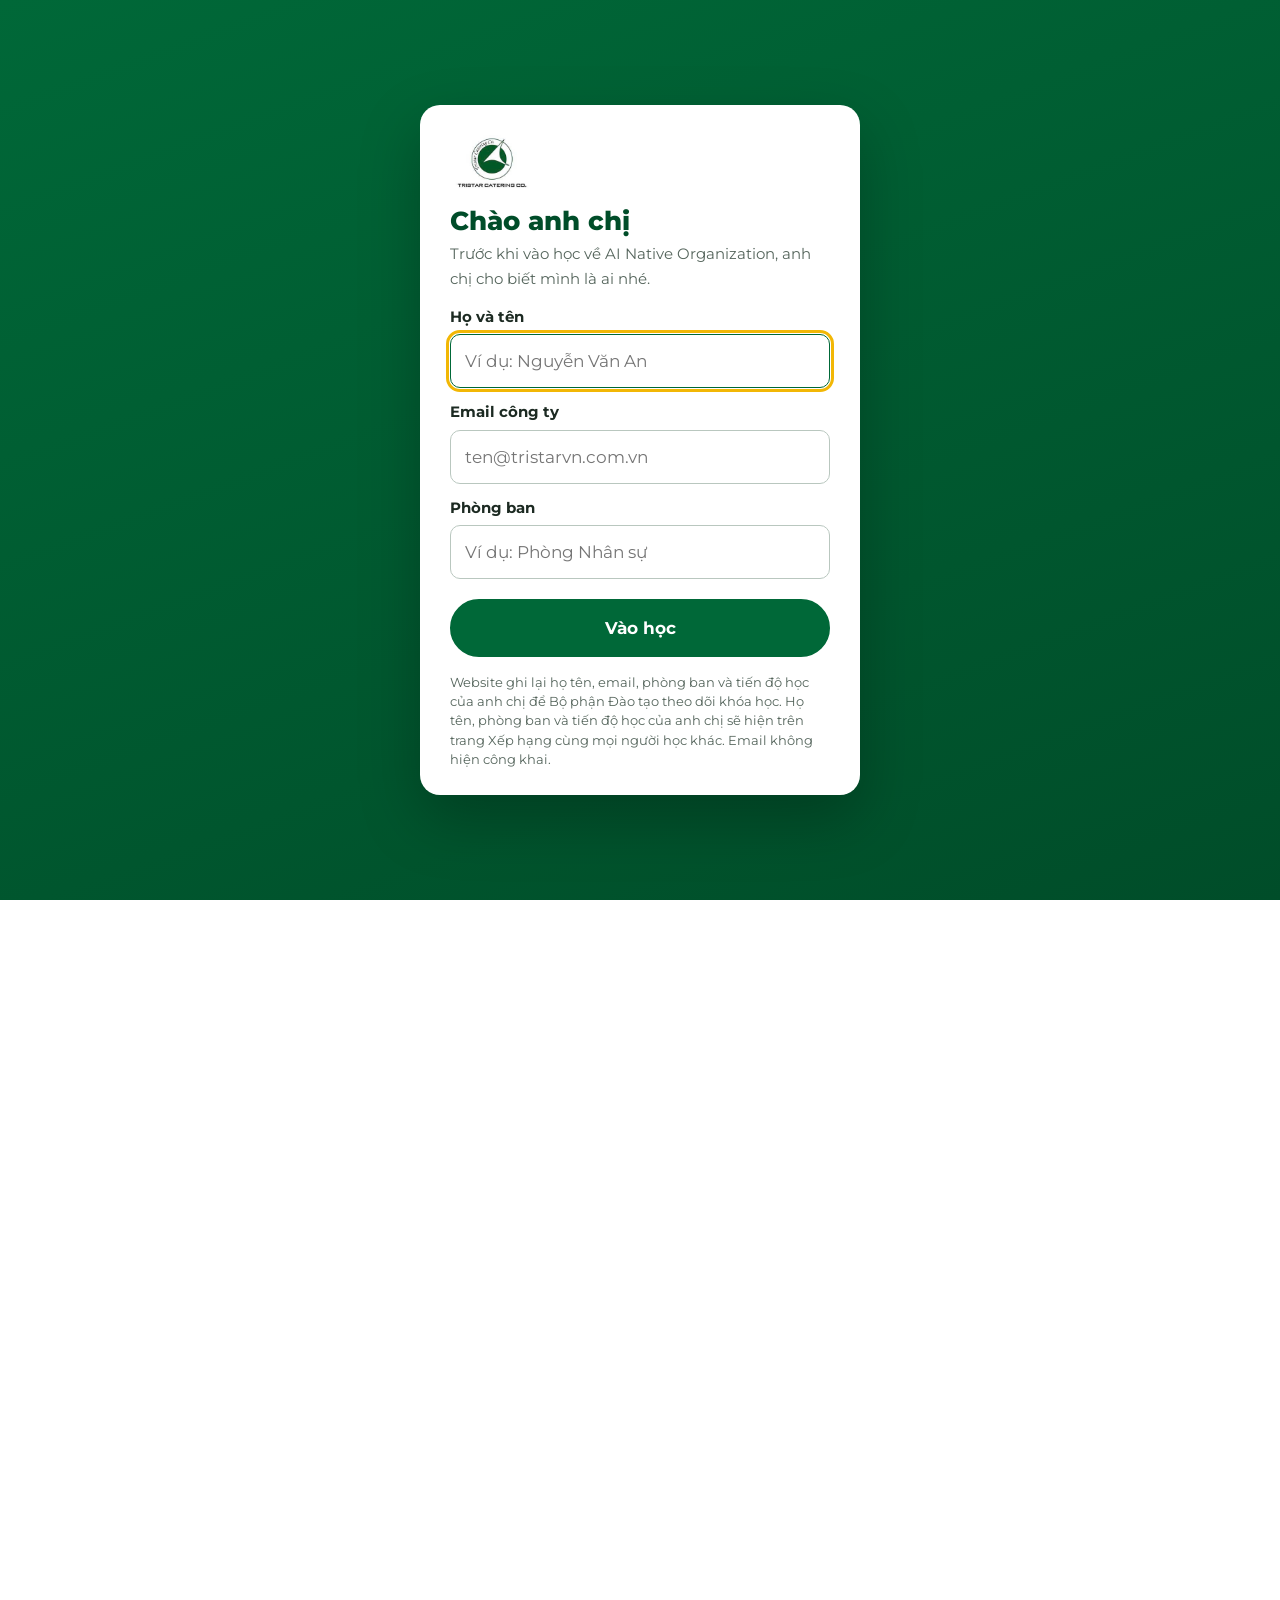
<file: index.html>
<!DOCTYPE html>
<html lang="vi">
<head>
  <meta charset="UTF-8">
  <meta name="viewport" content="width=device-width, initial-scale=1">
  <meta name="robots" content="noindex, nofollow">
  <title>AI Native Organization | Ba Sao</title>
  <meta name="description" content="Trang học về AI Native Organization dành cho nhân viên Ba Sao: kiến thức dễ hiểu, thư viện tài liệu, video ôn tập và hòm thư đặt câu hỏi.">
  <link rel="icon" href="assets/img/logo-basao.jpg">
  <link rel="preconnect" href="https://fonts.googleapis.com">
  <link rel="preconnect" href="https://fonts.gstatic.com" crossorigin>
  <link href="https://fonts.googleapis.com/css2?family=Montserrat:wght@400;500;600;700;800&display=swap" rel="stylesheet">
  <link rel="stylesheet" href="assets/css/style.css">
  <script>try{if(!localStorage.getItem('aiNative.nguoiHoc'))document.documentElement.className+=' cho-ghi-danh'}catch(e){}</script>
</head>
<body>
  <a class="bo-qua" href="#noi-dung">Đi thẳng tới nội dung</a>

  <header class="dau-trang">
    <div class="khung">
      <a class="thuong-hieu" href="index.html">
        <img src="assets/img/logo-basao.jpg" alt="Logo Ba Sao (Tristar Catering Co.)" width="232" height="160">
        <span>AI Native<small>Cùng học, cùng làm</small></span>
      </a>
      <nav aria-label="Menu chính">
        <button class="nut-menu" type="button" aria-expanded="false" aria-controls="menu">
          <span aria-hidden="true"></span>Menu
        </button>
        <ul class="menu" id="menu">
          <li><a href="index.html" aria-current="page">Trang chủ</a></li>
          <li><a href="kien-thuc.html">Kiến thức</a></li>
          <li><a href="xep-hang.html">Xếp hạng</a></li>
          <li><a href="thu-vien.html">Thư viện</a></li>
          <li><a href="video.html">Video</a></li>
          <li><a href="hoi-dap.html">Hỏi đáp</a></li>
          <li><a href="thu-ngay.html">Thử ngay</a></li>
        </ul>
      </nav>
    </div>
  </header>

  <main id="noi-dung">
    <section class="mo-dau">
      <div class="khung">
        <div class="mo-dau-chu">
          <span class="nhan">Dành cho nhân viên Ba Sao</span>
          <h1>AI Native Organization: Thiết kế công ty xoay quanh AI</h1>
          <p class="mo-ta">AI Native Organization là công ty mà ngay từ đầu đã tính sẵn: máy làm phần việc lặp đi lặp lại, người làm phần cần suy nghĩ và chịu trách nhiệm.</p>
          <div class="hang-nut">
            <a class="nut" href="kien-thuc.html">Bắt đầu học</a>
            <a class="nut phu" href="video.html">Xem video ôn tập</a>
          </div>
        </div>
        <svg class="mo-dau-hinh" viewBox="0 0 480 380" role="img" aria-label="Minh họa: đầu bếp và trợ lý AI cùng nấu một nồi ăn. Người kiểm tra, máy hỗ trợ.">
          <circle cx="240" cy="200" r="170" fill="#fff" opacity=".07"/>
          <path d="M440 140l4 9 9 4-9 4-4 9-4-9-9-4 9-4z" fill="#f2b705"/>
          <circle cx="36" cy="170" r="5" fill="#fff" opacity=".5"/>
          <circle cx="452" cy="250" r="4" fill="#fff" opacity=".5"/>

          <!-- Phiếu kiểm tra của người -->
          <rect x="40" y="18" width="132" height="74" rx="12" fill="#fff"/>
          <circle cx="62" cy="42" r="9" fill="#006838"/>
          <path d="M57.500 42l3.500 3.500 6-7" fill="none" stroke="#fff" stroke-width="2.500" stroke-linecap="round" stroke-linejoin="round"/>
          <rect x="80" y="38" width="76" height="8" rx="4" fill="#cfe3d8"/>
          <circle cx="62" cy="68" r="9" fill="#006838"/>
          <path d="M57.500 68l3.500 3.500 6-7" fill="none" stroke="#fff" stroke-width="2.500" stroke-linecap="round" stroke-linejoin="round"/>
          <rect x="80" y="64" width="54" height="8" rx="4" fill="#cfe3d8"/>

          <!-- Lời đáp của AI -->
          <rect x="300" y="22" width="142" height="66" rx="14" fill="#fff"/>
          <path d="M332 86v18l20-18z" fill="#fff"/>
          <path d="M324 41l3.500 8.500 8.500 3.500-8.500 3.500-3.500 8.500-3.500-8.500-8.500-3.500 8.500-3.500z" fill="#f2b705"/>
          <rect x="346" y="42" width="80" height="8" rx="4" fill="#cfe3d8"/>
          <rect x="346" y="60" width="54" height="8" rx="4" fill="#cfe3d8"/>

          <!-- Quầy bếp -->
          <rect x="60" y="312" width="360" height="52" rx="10" fill="#fff" opacity=".14"/>
          <rect x="40" y="300" width="400" height="14" rx="7" fill="#fff"/>

          <!-- Đầu bếp -->
          <path d="M168 246q30 8 42 30" fill="none" stroke="#fff" stroke-width="13" stroke-linecap="round"/>
          <rect x="90" y="214" width="80" height="86" rx="24" fill="#fff"/>
          <rect x="112" y="240" width="36" height="60" rx="6" fill="#cfe3d8"/>
          <circle cx="130" cy="180" r="28" fill="#f6d9bf"/>
          <circle cx="114" cy="134" r="14" fill="#fff"/>
          <circle cx="146" cy="134" r="14" fill="#fff"/>
          <circle cx="130" cy="127" r="16" fill="#fff"/>
          <rect x="106" y="138" width="48" height="22" rx="4" fill="#fff"/>
          <circle cx="121" cy="181" r="2.500" fill="#004d29"/>
          <circle cx="139" cy="181" r="2.500" fill="#004d29"/>
          <path d="M121 191q9 7 18 0" fill="none" stroke="#004d29" stroke-width="2.500" stroke-linecap="round"/>

          <!-- Trợ lý AI -->
          <path d="M312 246q-30 8 -42 30" fill="none" stroke="#cfe3d8" stroke-width="13" stroke-linecap="round"/>
          <path d="M350 150v-18" stroke="#fff" stroke-width="4" stroke-linecap="round"/>
          <circle cx="350" cy="128" r="6" fill="#f2b705"/>
          <rect x="312" y="150" width="76" height="56" rx="16" fill="#fff"/>
          <circle cx="334" cy="176" r="7" fill="#006838"/>
          <circle cx="366" cy="176" r="7" fill="#006838"/>
          <circle cx="336" cy="174" r="2" fill="#fff"/>
          <circle cx="368" cy="174" r="2" fill="#fff"/>
          <rect x="338" y="191" width="24" height="5" rx="2.500" fill="#cfe3d8"/>
          <rect x="305" y="214" width="90" height="86" rx="22" fill="#cfe3d8"/>
          <path d="M350 238l5 12 12 5-12 5-5 12-5-12-12-5 12-5z" fill="#006838"/>

          <!-- Nồi ăn -->
          <path d="M226 240q-8-10 0-20t0-20M240 232q-8-10 0-20t0-20M254 240q-8-10 0-20t0-20" fill="none" stroke="#fff" stroke-width="4" stroke-linecap="round" opacity=".7"/>
          <rect x="186" y="270" width="16" height="8" rx="4" fill="#fff"/>
          <rect x="278" y="270" width="16" height="8" rx="4" fill="#fff"/>
          <rect x="200" y="262" width="80" height="38" rx="8" fill="#f2b705"/>
          <rect x="194" y="254" width="92" height="10" rx="5" fill="#fff"/>
          <circle cx="240" cy="250" r="5" fill="#fff"/>
        </svg>
      </div>
    </section>

    <p class="ghi-chu-dau">Đây là cách hiểu phổ biến, được diễn giải đơn giản để dễ tiếp cận.</p>

    <section class="phan" aria-labelledby="tk-hoi">
      <div class="khung">
        <div class="tu-kiem">
          <p class="tk-nhan">Thử trả lời nhanh</p>
          <h2 id="tk-hoi">Nếu ngày mai <mark>AI biến mất</mark>, công ty mình có phải sửa lại cách làm việc không?</h2>
          <div class="tk-nut">
            <button type="button" data-tk="tk-co-dung" aria-controls="tk-co-dung">Không, chỉ chậm hơn chút</button>
            <button type="button" data-tk="tk-native" aria-controls="tk-native">Có, phải sửa cả quy trình</button>
          </div>
          <div aria-live="polite">
            <div class="tk-kq" id="tk-co-dung">
              <img src="assets/img/noi-com-dien.svg" alt="" width="200" height="140">
              <div>
                <h3>Vậy là công ty "có dùng AI"</h3>
                <p>Cách làm vẫn như cũ, AI chỉ giúp nhanh hơn. Giống như thêm nồi cơm điện vào bếp cũ.</p>
                <a href="kien-thuc.html#so-sanh">Tìm hiểu vì sao →</a>
              </div>
            </div>
            <div class="tk-kq" id="tk-native">
              <img src="assets/img/bep-moi.svg" alt="" width="200" height="140">
              <div>
                <h3>Vậy là công ty AI Native</h3>
                <p>Cách làm được thiết kế dựa vào AI ngay từ đầu. Giống như bếp mới, vẽ lại cả bếp xoay quanh máy.</p>
                <a href="kien-thuc.html#so-sanh">Tìm hiểu vì sao →</a>
              </div>
            </div>
          </div>
        </div>
      </div>
    </section>

    <!-- Thẻ "Học tiếp": main.js chỉ hiện khi người xem đã học ít nhất một phần ở trang Kiến thức -->
    <div class="hoc-tiep" id="hoc-tiep" hidden>
      <div class="khung">
        <div class="ht-chu">
          <small id="ht-nhan">Anh chị đang học dở</small>
          <b id="ht-ten"></b>
          <div class="ht-thanh" aria-hidden="true"><span id="ht-muc"></span></div>
          <span id="ht-dem"></span>
        </div>
        <a class="nut" id="ht-nut" href="kien-thuc.html">Học tiếp</a>
      </div>
    </div>

    <section class="phan nen-phu" aria-labelledby="tieu-de-bep">
      <div class="khung">
        <h2 id="tieu-de-bep">Hiểu nhanh qua câu chuyện cái bếp</h2>
        <p class="dan">Ba kiểu bếp, cũng là ba kiểu công ty khi nói về AI.</p>
        <ol class="ba-buoc">
          <li>
            <img src="assets/img/bep-cui.svg" alt="" width="200" height="140">
            <h3>Bếp củi</h3>
            <p>Phải nhóm lửa, canh lửa, đứng chờ. Mọi việc đều do người làm.</p>
            <span class="ten-goi">Chưa dùng AI</span>
          </li>
          <li>
            <img src="assets/img/noi-com-dien.svg" alt="" width="200" height="140">
            <h3>Có nồi cơm điện</h3>
            <p>Vẫn nấu gần như y như cũ, chỉ đỡ phải nhóm lửa. Cách làm không đổi, chỉ thêm một cái máy.</p>
            <span class="ten-goi">Có dùng AI (AI-enabled)</span>
          </li>
          <li class="noi-bat">
            <img src="assets/img/bep-moi.svg" alt="" width="200" height="140">
            <h3>Bếp thiết kế xoay quanh máy</h3>
            <p>Cả cái bếp được vẽ lại từ đầu để máy và người làm việc ăn khớp với nhau.</p>
            <span class="ten-goi">AI Native</span>
          </li>
        </ol>
        <p class="giua"><a class="nut" href="kien-thuc.html#cau-chuyen-cai-bep">Đọc trọn câu chuyện</a></p>
      </div>
    </section>

    <section class="phan" aria-labelledby="tieu-de-khu-vuc">
      <div class="khung">
        <h2 id="tieu-de-khu-vuc">Anh chị muốn xem gì?</h2>
        <p class="dan">Mọi thứ về khóa đào tạo AI Native đều nằm ở đây.</p>
        <div class="luoi-the">
          <a class="the" href="kien-thuc.html">
            <svg viewBox="0 0 24 24" aria-hidden="true"><path d="M4 5a2 2 0 0 1 2-2h13v16H6a2 2 0 0 0-2 2z"/><path d="M4 21V5"/><path d="M9 8h6M9 12h6"/></svg>
            <h3>Kiến thức</h3>
            <p>AI là gì, AI Native khác gì, con người làm gì, cần cẩn thận điều gì.</p>
            <span class="di-toi">Vào học →</span>
          </a>
          <a class="the" href="xep-hang.html">
            <svg viewBox="0 0 24 24" aria-hidden="true"><path d="M8 4h8v5a4 4 0 0 1-8 0z"/><path d="M8 6H5a3 3 0 0 0 3 4M16 6h3a3 3 0 0 1-3 4M12 13v4M8 20h8M10 17h4"/></svg>
            <h3>Bảng xếp hạng</h3>
            <p>Năm anh chị hoàn thành khóa học sớm nhất, và hành trình của chính mình.</p>
            <span class="di-toi">Xem ai dẫn đầu →</span>
          </a>
          <a class="the" href="thu-vien.html">
            <svg viewBox="0 0 24 24" aria-hidden="true"><path d="M3 7a2 2 0 0 1 2-2h4l2 2h8a2 2 0 0 1 2 2v8a2 2 0 0 1-2 2H5a2 2 0 0 1-2-2z"/></svg>
            <h3>Thư viện</h3>
            <p>Slide và tài liệu của khóa học, xem trực tiếp hoặc tải về.</p>
            <span class="di-toi">Mở thư viện →</span>
          </a>
          <a class="the" href="video.html">
            <svg viewBox="0 0 24 24" aria-hidden="true"><rect x="3" y="5" width="18" height="14" rx="2"/><path d="M10 9.5v5l4.5-2.5z"/></svg>
            <h3>Video ôn tập</h3>
            <p>Xem lại các buổi đào tạo AI Native do Trưởng phòng Nhân sự giảng.</p>
            <span class="di-toi">Xem video →</span>
          </a>
          <a class="the" href="hoi-dap.html">
            <svg viewBox="0 0 24 24" aria-hidden="true"><rect x="3" y="5" width="18" height="14" rx="2"/><path d="M3 7l9 6 9-6"/></svg>
            <h3>Hòm thư hỏi đáp</h3>
            <p>Gửi câu hỏi, có thể ẩn danh. Phản hồi trong 3 ngày làm việc.</p>
            <span class="di-toi">Đặt câu hỏi →</span>
          </a>
          <a class="the" href="thu-ngay.html">
            <svg viewBox="0 0 24 24" aria-hidden="true"><path d="M12 3l1.9 5.1L19 10l-5.1 1.9L12 17l-1.9-5.1L5 10l5.1-1.9z"/><path d="M19 16v4M17 18h4"/></svg>
            <h3>Thử ngay</h3>
            <p>Câu lệnh mẫu để nhờ AI làm những việc văn phòng quen thuộc.</p>
            <span class="di-toi">Thử một câu →</span>
          </a>
        </div>
      </div>
    </section>

    <section class="phan nen-phu">
      <div class="khung">
        <blockquote class="cau-chot">
          Máy làm việc lặp đi lặp lại. Người làm việc cần suy nghĩ và chịu trách nhiệm.
        </blockquote>
      </div>
    </section>
  </main>

  <footer class="chan-trang">
    <div class="khung">
      <p>Ba Sao · Bộ phận Đào tạo (L&amp;D)</p>
      <p>Có thắc mắc? <a href="hoi-dap.html">Gửi câu hỏi vào hòm thư</a></p>
    </div>
  </footer>

  <script src="assets/js/icons.js"></script>
  <script src="data/cau-hinh.js"></script>
  <script src="assets/js/am-thanh.js"></script>
  <script src="assets/js/nguoi-hoc.js"></script>
  <script src="assets/js/main.js"></script>
</body>
</html>
</file>
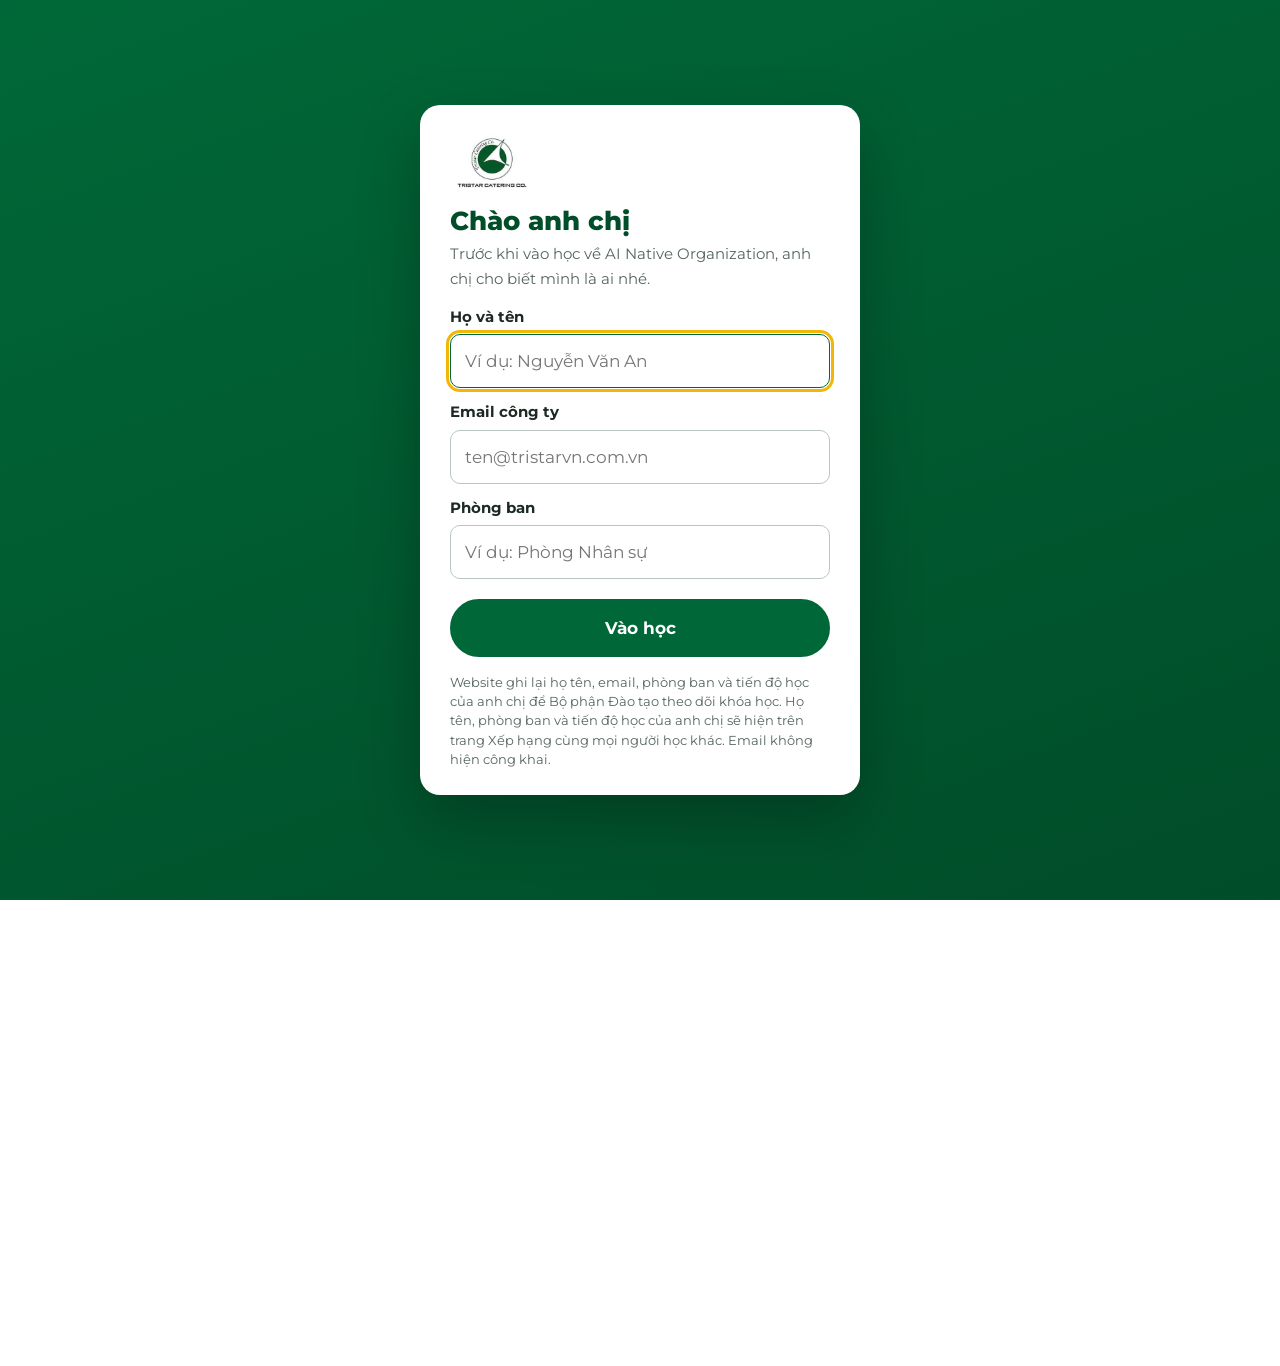
<file: hoi-dap.html>
<!DOCTYPE html>
<html lang="vi">
<head>
  <meta charset="UTF-8">
  <meta name="viewport" content="width=device-width, initial-scale=1">
  <meta name="robots" content="noindex, nofollow">
  <title>Hỏi đáp | AI Native Organization | Ba Sao</title>
  <meta name="description" content="Gửi câu hỏi về AI Native Organization vào hòm thư và xem các câu hỏi đã được trả lời.">
  <link rel="icon" href="assets/img/logo-basao.jpg">
  <link rel="preconnect" href="https://fonts.googleapis.com">
  <link rel="preconnect" href="https://fonts.gstatic.com" crossorigin>
  <link href="https://fonts.googleapis.com/css2?family=Montserrat:wght@400;500;600;700;800&display=swap" rel="stylesheet">
  <link rel="stylesheet" href="assets/css/style.css">
  <script>try{if(!localStorage.getItem('aiNative.nguoiHoc'))document.documentElement.className+=' cho-ghi-danh'}catch(e){}</script>
</head>
<body>
  <a class="bo-qua" href="#noi-dung">Đi thẳng tới nội dung</a>

  <header class="dau-trang">
    <div class="khung">
      <a class="thuong-hieu" href="index.html">
        <img src="assets/img/logo-basao.jpg" alt="Logo Ba Sao (Tristar Catering Co.)" width="232" height="160">
        <span>AI Native<small>Cùng học, cùng làm</small></span>
      </a>
      <nav aria-label="Menu chính">
        <button class="nut-menu" type="button" aria-expanded="false" aria-controls="menu">
          <span aria-hidden="true"></span>Menu
        </button>
        <ul class="menu" id="menu">
          <li><a href="index.html">Trang chủ</a></li>
          <li><a href="kien-thuc.html">Kiến thức</a></li>
          <li><a href="xep-hang.html">Xếp hạng</a></li>
          <li><a href="thu-vien.html">Thư viện</a></li>
          <li><a href="video.html">Video</a></li>
          <li><a href="hoi-dap.html" aria-current="page">Hỏi đáp</a></li>
          <li><a href="thu-ngay.html">Thử ngay</a></li>
        </ul>
      </nav>
    </div>
  </header>

  <div class="tieu-de-trang">
    <div class="khung">
      <span class="ic to" data-ic="thu"></span>
      <h1>Hỏi đáp</h1>
      <p>Chưa rõ chỗ nào về AI Native thì anh chị cứ hỏi. Xem trước các câu đã có lời đáp, chưa thấy thì gửi vào hòm thư.</p>
    </div>
  </div>

  <main class="phan" id="noi-dung">
    <div class="khung bo-cuc-hoi-dap">

      <aside class="the-hom-thu" aria-labelledby="tieu-de-hom-thu">
        <h2 id="tieu-de-hom-thu">Hòm thư đặt câu hỏi</h2>
        <ol class="cac-buoc">
          <li><span class="ic nho" data-ic="but"></span><span>Anh chị viết câu hỏi. <strong>Không cần ghi tên</strong> nếu không muốn.</span></li>
          <li><span class="ic nho" data-ic="dong-ho"></span><span>Bộ phận Đào tạo (L&amp;D) trả lời trong <strong>3 ngày làm việc</strong>.</span></li>
          <li><span class="ic nho" data-ic="nhom"></span><span>Câu hỏi hay được đăng lên trang này, không kèm tên người hỏi, để mọi người cùng xem.</span></li>
        </ol>
        <div id="hom-thu"><span class="sap-co">Hòm thư sắp mở</span></div>
      </aside>

      <section aria-labelledby="tieu-de-da-tra-loi">
        <h2 id="tieu-de-da-tra-loi">Câu hỏi đã trả lời</h2>
        <div class="bo-loc">
          <div class="nhom-chip" id="loc-chu-de" role="group" aria-label="Lọc theo chủ đề"></div>
          <input class="o-tim" id="tim-hoi-dap" type="search" placeholder="Tìm câu hỏi…" aria-label="Tìm câu hỏi">
        </div>
        <p class="dem-kq" id="dem-hoi-dap" aria-live="polite"></p>
        <div class="hoi-dap" id="ds-hoi-dap">
          <p class="trong-rong">Trang này cần bật JavaScript trên trình duyệt để hiện danh sách câu hỏi.</p>
        </div>
      </section>

    </div>
  </main>

  <footer class="chan-trang">
    <div class="khung">
      <p>Ba Sao · Bộ phận Đào tạo (L&amp;D)</p>
      <p>Muốn đọc kỹ hơn? <a href="kien-thuc.html">Xem trang Kiến thức</a></p>
    </div>
  </footer>

  <script src="assets/js/icons.js"></script>
  <script src="data/hoi-dap.js"></script>
  <script src="data/cau-hinh.js"></script>
  <script src="assets/js/am-thanh.js"></script>
  <script src="assets/js/nguoi-hoc.js"></script>
  <script src="assets/js/main.js"></script>
</body>
</html>
</file>
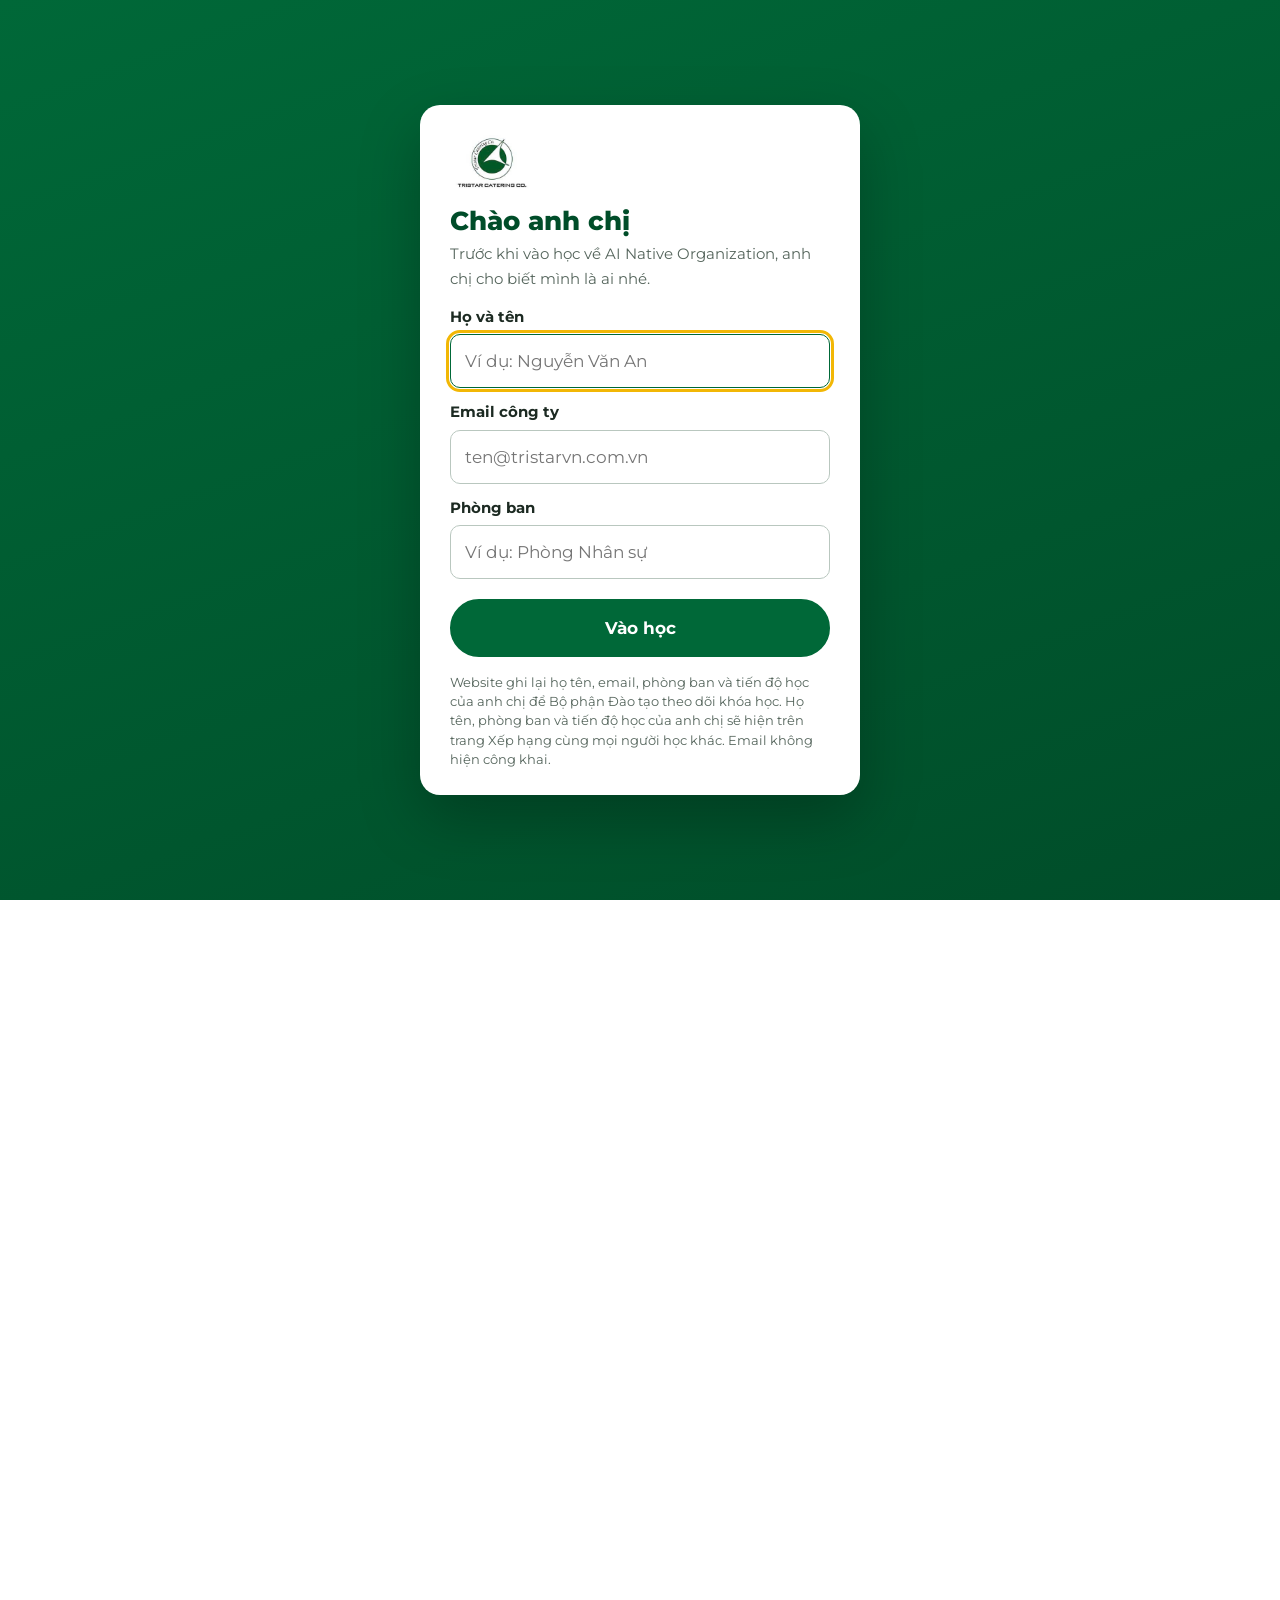
<file: kien-thuc.html>
<!DOCTYPE html>
<html lang="vi">
<head>
  <meta charset="UTF-8">
  <meta name="viewport" content="width=device-width, initial-scale=1">
  <meta name="robots" content="noindex, nofollow">
  <title>Kiến thức về AI Native Organization | Ba Sao</title>
  <meta name="description" content="AI là gì, tổ chức AI Native trông thế nào, người và AI làm việc cùng nhau ra sao, dùng AI an toàn và cách bắt đầu. Tổng hợp từ khóa đào tạo AI Native Organization.">
  <link rel="icon" href="assets/img/logo-basao.jpg">
  <link rel="preconnect" href="https://fonts.googleapis.com">
  <link rel="preconnect" href="https://fonts.gstatic.com" crossorigin>
  <link href="https://fonts.googleapis.com/css2?family=Montserrat:wght@400;500;600;700;800&display=swap" rel="stylesheet">
  <link rel="stylesheet" href="assets/css/style.css">
  <script>try{if(!localStorage.getItem('aiNative.nguoiHoc'))document.documentElement.className+=' cho-ghi-danh'}catch(e){}</script>
</head>
<body>
  <a class="bo-qua" href="#noi-dung">Đi thẳng tới nội dung</a>

  <header class="dau-trang">
    <div class="khung">
      <a class="thuong-hieu" href="index.html">
        <img src="assets/img/logo-basao.jpg" alt="Logo Ba Sao (Tristar Catering Co.)" width="232" height="160">
        <span>AI Native<small>Cùng học, cùng làm</small></span>
      </a>
      <nav aria-label="Menu chính">
        <button class="nut-menu" type="button" aria-expanded="false" aria-controls="menu">
          <span aria-hidden="true"></span>Menu
        </button>
        <ul class="menu" id="menu">
          <li><a href="index.html">Trang chủ</a></li>
          <li><a href="kien-thuc.html" aria-current="page">Kiến thức</a></li>
          <li><a href="xep-hang.html">Xếp hạng</a></li>
          <li><a href="thu-vien.html">Thư viện</a></li>
          <li><a href="video.html">Video</a></li>
          <li><a href="hoi-dap.html">Hỏi đáp</a></li>
          <li><a href="thu-ngay.html">Thử ngay</a></li>
        </ul>
      </nav>
    </div>
  </header>

  <div class="tieu-de-trang">
    <div class="khung">
      <h1>Kiến thức về AI Native Organization</h1>
      <p>Sáu chặng, tổng hợp từ khóa đào tạo AI Native Organization. Mỗi lần xem một phần ngắn, bấm "Tiếp" để sang phần sau; cuối mỗi chặng có ba câu hỏi nhanh. Thanh tiến độ cho biết anh chị đã đi được bao xa.</p>
      <ol class="lo-trinh-hoc" aria-label="Sáu chặng học">
        <li><a href="#chang-1"><span class="ic" data-ic="robot"></span>1. Làm quen với AI</a></li>
        <li><a href="#chang-2"><span class="ic" data-ic="toa-nha"></span>2. Tổ chức AI Native</a></li>
        <li><a href="#chang-3"><span class="ic" data-ic="nhom"></span>3. Người và AI</a></li>
        <li><a href="#chang-4"><span class="ic" data-ic="khien"></span>4. Dùng AI an toàn</a></li>
        <li><a href="#chang-5"><span class="ic" data-ic="co"></span>5. Bắt đầu thế nào</a></li>
        <li><a href="#chang-6"><span class="ic" data-ic="tim-kiem"></span>6. Tra cứu nhanh</a></li>
      </ol>
    </div>
  </div>

  <p class="ghi-chu-dau">Đây là cách hiểu phổ biến, được diễn giải đơn giản để dễ tiếp cận.</p>

  <div class="khung bo-cuc-bai">
    <aside class="muc-luc">
      <nav aria-label="Mục lục">
        <h2>Mục lục</h2>
        <ol>
          <li class="nhom"><a href="#chang-1">1. Làm quen với AI</a>
            <ol>
              <li><a href="#ai-la-gi">AI là gì?</a></li>
              <li><a href="#cau-chuyen-cai-bep">Câu chuyện cái bếp</a></li>
              <li><a href="#so-sanh">Có công cụ AI hay là tổ chức AI?</a></li>
              <li><a href="#cau-hoi-1">Câu hỏi nhanh</a></li>
            </ol>
          </li>
          <li class="nhom"><a href="#chang-2">2. Tổ chức AI Native</a>
            <ol>
              <li><a href="#dau-hieu">Bốn dấu hiệu nhận dạng</a></li>
              <li><a href="#tu-cham-diem">Tự chấm điểm</a></li>
              <li><a href="#nen-tang">Ba nền tảng</a></li>
              <li><a href="#cau-hoi-2">Câu hỏi nhanh</a></li>
            </ol>
          </li>
          <li class="nhom"><a href="#chang-3">3. Người và AI</a>
            <ol>
              <li><a href="#nguoi-lam-gi">Người làm gì?</a></li>
              <li><a href="#cap-do">Ba cấp độ làm việc cùng AI</a></li>
              <li><a href="#chu-trinh">Chu trình bốn bước</a></li>
              <li><a href="#cau-hoi-3">Câu hỏi nhanh</a></li>
            </ol>
          </li>
          <li class="nhom"><a href="#chang-4">4. Dùng AI an toàn</a>
            <ol>
              <li><a href="#loi-ich-rui-ro">Lợi ích và rủi ro</a></li>
              <li><a href="#an-toan">Bảo mật và trách nhiệm</a></li>
              <li><a href="#cau-hoi-4">Câu hỏi nhanh</a></li>
            </ol>
          </li>
          <li class="nhom"><a href="#chang-5">5. Bắt đầu thế nào</a>
            <ol>
              <li><a href="#lo-trinh">Lộ trình ba giai đoạn</a></li>
              <li><a href="#do-luong">Đo lường và việc cần làm</a></li>
              <li><a href="#cau-hoi-5">Câu hỏi nhanh</a></li>
            </ol>
          </li>
          <li class="nhom"><a href="#chang-6">6. Tra cứu nhanh</a>
            <ol>
              <li><a href="#vi-du">Ví dụ</a></li>
              <li><a href="#hieu-lam">Hiểu lầm thường gặp</a></li>
              <li><a href="#hoi-dap-nhanh">Hỏi đáp nhanh</a></li>
              <li><a href="#thuat-ngu">Từ điển nhỏ</a></li>
            </ol>
          </li>
        </ol>
      </nav>
    </aside>

    <main class="bai" id="noi-dung">

      <!-- ================= CHẶNG 1 ================= -->
      <div class="chang" id="chang-1">
        <div class="dau-chang">
          <span class="ic to" data-ic="robot"></span>
          <span><small>Chặng 1</small><b>Làm quen với AI</b><span>AI là gì và "AI Native" nghĩa là gì, qua câu chuyện cái bếp.</span></span>
        </div>

        <section id="ai-la-gi">
          <h2>AI là gì?</h2>
          <p><strong>AI</strong> (đọc là "ây-ai", viết tắt của <em>Artificial Intelligence</em>) là <strong>trí tuệ nhân tạo</strong>. Nói đơn giản: AI là một "người trợ lý ảo" trong máy tính hoặc điện thoại. Mình nhờ bằng lời nói hoặc chữ viết, nó làm giúp.</p>

          <h3>AI giúp được những việc gì?</h3>
          <ul class="o-luoi">
            <li><span class="ic" data-ic="but"></span><b>Viết</b><span>thư, thông báo, bài</span></li>
            <li><span class="ic" data-ic="tai-lieu"></span><b>Tóm tắt</b><span>tài liệu dài thành vài dòng</span></li>
            <li><span class="ic" data-ic="hoi"></span><b>Trả lời</b><span>câu hỏi</span></li>
            <li><span class="ic" data-ic="bang"></span><b>Tính toán</b><span>sắp xếp bảng số liệu</span></li>
            <li><span class="ic" data-ic="dia-cau"></span><b>Dịch</b><span>sang ngôn ngữ khác</span></li>
            <li><span class="ic" data-ic="anh"></span><b>Nhìn hình</b><span>rồi mô tả hình đó</span></li>
          </ul>

          <h3>AI giống một bạn nhân viên mới</h3>
          <ul class="o-luoi">
            <li><span class="ic" data-ic="nhanh"></span><b>Rất nhanh</b><span>không biết mệt</span></li>
            <li><span class="ic" data-ic="sach"></span><b>Đọc nhiều, nhớ nhiều</b><span>hơn bất kỳ ai</span></li>
            <li class="canh-bao"><span class="ic do" data-ic="canh-bao"></span><b>Đôi khi sai</b><span>mà vẫn nói rất tự tin, nên cần người kiểm tra lại</span></li>
          </ul>

          <div class="hop">
            <p>AI là công cụ, không phải người chịu trách nhiệm. Người giao việc vẫn là người chịu trách nhiệm cuối cùng.</p>
          </div>
        </section>

        <section id="cau-chuyen-cai-bep">
          <h2>Câu chuyện cái bếp</h2>
          <p>Cách dễ nhất để hiểu AI Native là nhìn vào ba kiểu bếp.</p>

          <div class="buoc-bep">
            <img src="assets/img/bep-cui.svg" alt="Hình minh họa: nồi đặt trên bếp củi đang cháy" width="200" height="140">
            <div>
              <h3>1. Bếp củi</h3>
              <p>Phải nhóm lửa, canh lửa, đứng chờ. Mọi việc đều do người làm.</p>
              <p class="nho-chu">Tương ứng: tổ chức chưa dùng AI.</p>
            </div>
          </div>

          <div class="buoc-bep">
            <img src="assets/img/noi-com-dien.svg" alt="Hình minh họa: nồi cơm điện" width="200" height="140">
            <div>
              <h3>2. Có nồi cơm điện</h3>
              <p>Mình vẫn nấu <strong>gần như y như cũ</strong>: vẫn vo gạo, đong nước, đứng bếp. Chỉ là đỡ phải nhóm lửa. Cách làm không đổi, chỉ thêm một cái máy cho nhanh hơn.</p>
              <p class="nho-chu">Tương ứng: tổ chức <button type="button" class="tn" data-tn="ai-enabled">"AI-enabled"</button> (có dùng AI).</p>
            </div>
          </div>

          <div class="buoc-bep noi-bat">
            <img src="assets/img/bep-moi.svg" alt="Hình minh họa: bếp mới có nhiều máy nối với nhau, người đứng kiểm tra" width="200" height="140">
            <div>
              <h3>3. Bếp thiết kế xoay quanh máy</h3>
              <p>Mở một bếp hoàn toàn mới và biết trước là có máy rửa rau, máy cắt, nồi tự canh nhiệt, máy đóng gói. Mình <strong>không giữ cách bố trí cũ</strong> mà ngồi lại tính:</p>
              <ul class="ds-ic">
                <li><span class="ic nho xam" data-ic="robot"></span><span><strong>Máy làm:</strong> rửa, cắt, canh nhiệt, đóng gói.</span></li>
                <li><span class="ic nho dam" data-ic="nguoi"></span><span><strong>Người làm:</strong> nếm món, quyết định hương vị, kiểm tra chất lượng, chăm sóc khách.</span></li>
                <li><span class="ic nho" data-ic="noi"></span><span>Đặt máy ở đâu? Ai đứng đâu? Làm việc nào trước?</span></li>
              </ul>
              <p class="nho-chu" style="margin-top:12px">Tương ứng: tổ chức <button type="button" class="tn" data-tn="ai-native">"AI Native"</button>. Cả cái bếp được vẽ lại từ đầu để máy và người làm việc ăn khớp với nhau.</p>
            </div>
          </div>

          <div class="hop">
            <p>Bếp trưởng vẫn là bếp trưởng. Có máy rửa rau thì không cần ngồi nhặt rau nữa, nhưng bếp trưởng vẫn là người nếm món, quyết định món đạt hay chưa, và chịu trách nhiệm với khách. Người không bị thay thế, người chuyển sang làm việc quan trọng hơn.</p>
          </div>
        </section>

        <section id="so-sanh">
          <h2>"Có công cụ AI" khác gì "là tổ chức AI"?</h2>
          <div class="doi-chieu">
            <div>
              <div class="the-dau"><span class="ic xam" data-ic="banh-rang"></span><h3>Có công cụ AI</h3></div>
              <ul class="ds-ic">
                <li><span class="ic nho xam" data-ic="nguoi"></span><span>Nhân viên có tài khoản ChatGPT, Copilot, Claude</span></li>
                <li><span class="ic nho xam" data-ic="co"></span><span>Vài dự án thử rải rác theo phòng ban</span></li>
                <li><span class="ic nho xam" data-ic="toa-nha"></span><span>Phòng IT "phụ trách AI"</span></li>
                <li><span class="ic nho xam" data-ic="tai-lieu"></span><span>Báo cáo thường niên có nhắc đến AI</span></li>
              </ul>
            </div>
            <div class="tot">
              <div class="the-dau"><span class="ic dam" data-ic="sao"></span><h3>Tổ chức AI Native</h3></div>
              <ul class="ds-ic">
                <li><span class="ic nho dam" data-ic="thuong"></span><span>AI nằm trong <button type="button" class="tn" data-tn="kpi">KPI</button> và cơ chế khen thưởng</span></li>
                <li><span class="ic nho dam" data-ic="tang"></span><span>Cách báo cáo và quyền quyết định được thiết kế lại</span></li>
                <li><span class="ic nho dam" data-ic="nguoi"></span><span>Có người chịu trách nhiệm ở cấp toàn tổ chức</span></li>
                <li><span class="ic nho dam" data-ic="dung"></span><span>Cách ra quyết định hằng ngày đã thay đổi</span></li>
              </ul>
            </div>
          </div>
          <div class="hop">
            <p>Khoảng cách giữa hai bên không nằm ở công nghệ. Nó nằm ở cách thiết kế tổ chức.</p>
          </div>

          <h3>Một câu hỏi để tự kiểm tra</h3>
          <p><em>"Nếu ngày mai AI biến mất, công ty mình có phải sửa lại cách làm việc không?"</em></p>
          <ul class="ds-ic">
            <li><span class="ic nho xam" data-ic="banh-rang"></span><span><strong>Không cần sửa gì</strong>, chỉ chậm hơn chút: công ty có dùng AI.</span></li>
            <li><span class="ic nho dam" data-ic="sao"></span><span><strong>Phải sửa cả quy trình</strong> vì cách làm được thiết kế dựa vào AI: công ty AI Native.</span></li>
          </ul>

          <details class="mo-them">
            <summary>Xem bảng so sánh đầy đủ ba kiểu tổ chức</summary>
            <div class="trong">
              <div class="bang-cuon" tabindex="0" role="region" aria-label="Bảng so sánh ba kiểu tổ chức, vuốt ngang để xem hết">
                <table>
                  <thead>
                    <tr>
                      <td></td>
                      <th scope="col">Chưa dùng AI</th>
                      <th scope="col">Có dùng AI</th>
                      <th scope="col" class="cot-noi-bat">AI Native</th>
                    </tr>
                  </thead>
                  <tbody>
                    <tr><th scope="row">Ví dụ bếp</th><td>Bếp củi, làm tay hết</td><td>Nồi cơm điện trong bếp cũ</td><td class="cot-noi-bat">Bếp mới, vẽ lại từ đầu quanh máy</td></tr>
                    <tr><th scope="row">Cách làm</th><td>Mọi việc do người làm</td><td>Cách làm cũ, thêm vài công cụ AI</td><td class="cot-noi-bat">Cách làm mới, tính sẵn AI làm gì, người làm gì</td></tr>
                    <tr><th scope="row">Người làm gì</th><td>Làm tất cả</td><td>Làm việc chính, AI hỗ trợ lẻ tẻ</td><td class="cot-noi-bat">Định hướng, kiểm tra, quyết định</td></tr>
                    <tr><th scope="row">Ai dùng AI</th><td>Không ai</td><td>Vài người rành máy tính</td><td class="cot-noi-bat">Ai trong công ty cũng biết nhờ AI làm việc</td></tr>
                    <tr><th scope="row">Dữ liệu</th><td>Ghi sổ, để rải rác</td><td>Có file nhưng nằm mỗi nơi một ít</td><td class="cot-noi-bat">Gom gọn, sạch sẽ, AI lấy dùng được ngay</td></tr>
                    <tr><th scope="row">Kết quả</th><td>Chậm, nhiều sai sót lặp lại</td><td>Nhanh hơn một chút</td><td class="cot-noi-bat">Nhanh, đồng đều, người có thời gian cho việc quan trọng</td></tr>
                  </tbody>
                </table>
              </div>
            </div>
          </details>

          <details class="mo-them">
            <summary>Các tổ chức lớn định nghĩa AI Native thế nào?</summary>
            <div class="trong">
              <p class="nho-chu">Ba cách định nghĩa được dẫn trong khóa học:</p>
              <blockquote class="trich">Tổ chức mà các quy trình cốt lõi tạo ra giá trị không còn bị giới hạn bởi con người, mà được vận hành và mở rộng dựa trên dữ liệu, phân tích và thuật toán AI.<cite>Marco Iansiti và Karim R. Lakhani, sách "Competing in the Age of AI"</cite></blockquote>
              <blockquote class="trich">Tổ chức mà AI không còn nằm ở các dự án thử nghiệm hay riêng phòng IT, mà được đưa thẳng vào mọi khâu cốt lõi: cung ứng, nghiên cứu, tiếp thị, nhân sự.<cite>McKinsey</cite></blockquote>
              <blockquote class="trich">Doanh nghiệp thiết kế quy trình, sản phẩm và công nghệ từ đầu với AI làm trung tâm, thay vì chỉ "đắp thêm" AI vào hệ thống cũ.<cite>Gartner</cite></blockquote>
            </div>
          </details>
        </section>
        <section id="cau-hoi-1">
          <h2>Câu hỏi nhanh chặng 1</h2>
          <p>Ba câu để tự kiểm tra. Bấm vào đáp án anh chị chọn, lời giải thích sẽ hiện ngay.</p>
          <div class="trac-nghiem" data-bo="chang-1"></div>
        </section>
      </div>

      <!-- ================= CHẶNG 2 ================= -->
      <div class="chang" id="chang-2">
        <div class="dau-chang">
          <span class="ic to" data-ic="toa-nha"></span>
          <span><small>Chặng 2</small><b>Tổ chức AI Native trông thế nào?</b><span>Bốn dấu hiệu nhận dạng, bảng tự chấm điểm và ba nền tảng.</span></span>
        </div>

        <section id="dau-hieu">
          <h2>Bốn dấu hiệu nhận dạng</h2>
          <div class="luoi-2">
            <div>
              <div class="the-dau"><span class="ic dam" data-ic="tang"></span><h3>Tổ chức tinh gọn<small>Thin Organization</small></h3></div>
              <p>Bớt những tầng trung gian chỉ có nhiệm vụ chuyển thông tin và ký duyệt, vì AI làm việc đó nhanh hơn.</p>
              <p class="vi-du-bep"><b>Ví dụ bếp</b>Không cần ba người đứng chuyền phiếu gọi món, một cái màn hình là đủ.</p>
            </div>
            <div>
              <div class="the-dau"><span class="ic dam" data-ic="dong-bo"></span><h3>Đồng bộ tức thời<small>Real-time Alignment</small></h3></div>
              <p>Mọi người nhìn chung một nguồn thông tin, biết vấn đề ngay khi nó xảy ra, không chờ đến buổi họp giao ban.</p>
              <p class="vi-du-bep"><b>Ví dụ bếp</b>Máy chỉ chạy tốt khi nguyên liệu được rửa sạch, cân đúng, để đúng chỗ. Kho lộn xộn thì máy tốt mấy cũng chạy sai.</p>
            </div>
            <div>
              <div class="the-dau"><span class="ic dam" data-ic="bien-chi"></span><h3>Hiểu bối cảnh hơn thuộc quy trình<small>Context over SOP</small></h3></div>
              <p>Nhân viên hiểu rõ mục tiêu và ranh giới, nên tự xử lý được tình huống mới mà không phải gọi hỏi sếp từng việc.</p>
            </div>
            <div>
              <div class="the-dau"><span class="ic dam" data-ic="robot"></span><h3>AI có mặt sẵn trong mọi việc<small>Agent-First Workflow</small></h3></div>
              <p>Gặp việc mới, câu đầu tiên là <em>"Có AI thì việc này nên làm thế nào?"</em>. AI làm bản nháp đầu, người thẩm định.</p>
              <p class="vi-du-bep"><b>Ví dụ bếp</b>Khi mở bếp mới, tính luôn chỗ đặt máy rửa rau, không đợi bếp xong mới nghĩ đến.</p>
            </div>
          </div>
        </section>

        <section id="tu-cham-diem">
          <h2>Tự chấm điểm: bộ phận mình đang ở đâu?</h2>
          <p>Với mỗi trụ cột, chọn một mức từ 1 đến 5 giống bộ phận mình nhất. Bấm vào mức nào thì phần mô tả của mức đó hiện ra.</p>
          <div class="ma-tran" id="ma-tran">
            <p class="hop luu-y">Phần này cần bật JavaScript trên trình duyệt để dùng.</p>
          </div>
        </section>

        <section id="nen-tang">
          <h2>Ba nền tảng: Năng lực, Quản trị, Văn hóa</h2>
          <p>Khóa học giới thiệu mô hình "AI Readiness Rings" (ba vòng sẵn sàng cho AI), học từ Alibaba. Muốn thành AI Native, tổ chức cần đủ cả ba.</p>

          <div class="luoi-3">
            <div>
              <div class="the-dau"><span class="ic to dam" data-ic="hoc"></span><h3>Năng lực<small>Capability</small></h3></div>
              <p>Mọi người biết làm việc hiệu quả với AI. Năng lực là của cả tập thể, không phải thành tích của vài người giỏi.</p>
              <p class="vi-du-bep"><b>Ví dụ bếp</b>Ai đứng bếp cũng biết dùng máy an toàn, không chỉ riêng một người.</p>
            </div>
            <div>
              <div class="the-dau"><span class="ic to dam" data-ic="can"></span><h3>Quản trị<small>Governance</small></h3></div>
              <p>Rõ ai chịu trách nhiệm, ai được quyết. Có luật về bảo mật, đạo đức và phân quyền khi dùng AI.</p>
              <p class="vi-du-bep"><b>Ví dụ bếp</b>Máy nào ai được bật, món nào bắt buộc bếp trưởng nếm trước khi ra khách.</p>
            </div>
            <div>
              <div class="the-dau"><span class="ic to dam" data-ic="tim"></span><h3>Văn hóa<small>Culture</small></h3></div>
              <p>Điều mọi người thực sự làm khi không ai nhìn. Đó là điều tổ chức thực sự thưởng và phạt mỗi ngày, không phải khẩu hiệu trên tường.</p>
              <p class="vi-du-bep"><b>Ví dụ bếp</b>Có máy mới thì cả bếp cùng học cách dùng, vừa làm vừa rút kinh nghiệm.</p>
            </div>
          </div>

          <div class="hop">
            <p>Bắt đầu từ Năng lực, không bắt đầu từ Quản trị.</p>
          </div>

          <h3>Xây năng lực: ba cách làm</h3>
          <ul class="o-luoi">
            <li><span class="ic" data-ic="thuong"></span><b>Bắt buộc, không chỉ khuyến khích</b><span>Đưa AI vào hệ thống KPI chính thức</span></li>
            <li><span class="ic" data-ic="banh-rang"></span><b>Trao công cụ</b><span>Không để nhân viên tự xoay sở</span></li>
            <li><span class="ic" data-ic="nhom"></span><b>Biến cách làm hay thành của chung</b><span>Cách dùng AI hiệu quả của một người được chuẩn hóa, đưa lên thư viện nội bộ cho cả công ty dùng</span></li>
          </ul>

          <h3>Quản trị: ba sai lầm thường gặp</h3>
          <ul class="o-luoi">
            <li class="canh-bao"><span class="ic do" data-ic="toa-nha"></span><b>Giao nhầm chủ</b><span>Giao AI cho riêng một phòng (IT, chuyển đổi số) thay vì coi là việc của toàn tổ chức</span></li>
            <li class="canh-bao"><span class="ic do" data-ic="khoa"></span><b>Không ai đủ thẩm quyền</b><span>Ai cũng thấy cần bớt tầng báo cáo, nhưng không ai có quyền thay đổi</span></li>
            <li class="canh-bao"><span class="ic do" data-ic="dong-ho"></span><b>Thử mãi không nhân rộng</b><span>Sáng kiến dừng ở mức thử nghiệm vì không ai chịu trách nhiệm kết quả cuối cùng</span></li>
          </ul>

          <h3>Văn hóa: từ kiểm soát sang chia sẻ bối cảnh</h3>
          <div class="doi-chieu">
            <div>
              <div class="the-dau"><span class="ic xam" data-ic="danh-sach"></span><h3>Kiểm soát<small>Control</small></h3></div>
              <ul class="ds-ic">
                <li><span class="ic nho xam" data-ic="tai-lieu"></span><span>Giao nhiệm vụ kèm chỉ dẫn, quy trình chi tiết</span></li>
                <li><span class="ic nho xam" data-ic="dung"></span><span>Nhân viên giỏi thực thi, tuân thủ <button type="button" class="tn" data-tn="sop">SOP</button></span></li>
                <li><span class="ic nho xam" data-ic="dong-ho"></span><span>Hợp với môi trường ổn định, ít thay đổi</span></li>
              </ul>
            </div>
            <div class="tot">
              <div class="the-dau"><span class="ic dam" data-ic="bien-chi"></span><h3>Bối cảnh<small>Context</small></h3></div>
              <ul class="ds-ic">
                <li><span class="ic nho dam" data-ic="muc-tieu"></span><span>Chia sẻ sứ mệnh, ranh giới, nguyên tắc ra quyết định</span></li>
                <li><span class="ic nho dam" data-ic="bong-den"></span><span>Nhân viên giỏi xác định vấn đề, phán đoán, tự quyết</span></li>
                <li><span class="ic nho dam" data-ic="nhanh"></span><span>Hợp với môi trường AI Native, cần tốc độ và sáng tạo</span></li>
              </ul>
            </div>
          </div>
          <p class="nho-chu">Khi có AI, người quản lý còn hai việc chính: đóng khung bài toán và đánh giá kết quả. Hiệu suất được đo bằng kết quả và mức độ tự chủ, không phải bằng độ tuân thủ quy trình.</p>
        </section>
        <section id="cau-hoi-2">
          <h2>Câu hỏi nhanh chặng 2</h2>
          <p>Ba câu để tự kiểm tra. Bấm vào đáp án anh chị chọn, lời giải thích sẽ hiện ngay.</p>
          <div class="trac-nghiem" data-bo="chang-2"></div>
        </section>
      </div>

      <!-- ================= CHẶNG 3 ================= -->
      <div class="chang" id="chang-3">
        <div class="dau-chang">
          <span class="ic to" data-ic="nhom"></span>
          <span><small>Chặng 3</small><b>Người và AI làm việc cùng nhau</b><span>Người làm gì, giao việc cho AI ở mức nào, và làm theo chu trình nào.</span></span>
        </div>

        <section id="nguoi-lam-gi">
          <h2>Trong công ty AI Native, con người làm gì?</h2>
          <div class="hop">
            <p>AI làm phần "tay chân" lặp đi lặp lại. Người làm phần "đầu óc" và "trái tim".</p>
          </div>

          <div class="doi-chieu">
            <div>
              <div class="the-dau"><span class="ic xam" data-ic="robot"></span><h3>AI làm<small>Việc lặp lại</small></h3></div>
              <ul class="ds-ic">
                <li><span class="ic nho xam" data-ic="but"></span><span>Soạn nháp thư, thông báo</span></li>
                <li><span class="ic nho xam" data-ic="bang"></span><span>Tổng hợp số liệu, làm bảng</span></li>
                <li><span class="ic nho xam" data-ic="tim-kiem"></span><span>Tìm và tóm tắt thông tin</span></li>
                <li><span class="ic nho xam" data-ic="lich"></span><span>Nhắc lịch, sắp xếp lịch</span></li>
                <li><span class="ic nho xam" data-ic="chat"></span><span>Trả lời câu hỏi thường gặp</span></li>
              </ul>
            </div>
            <div class="tot">
              <div class="the-dau"><span class="ic dam" data-ic="nguoi"></span><h3>Người làm<small>Việc cần phán đoán và tình người</small></h3></div>
              <ul class="ds-ic">
                <li><span class="ic nho dam" data-ic="thu"></span><span>Quyết định gửi hay không, gửi cho ai</span></li>
                <li><span class="ic nho dam" data-ic="do-thi"></span><span>Hiểu con số nói lên điều gì, chọn hướng xử lý</span></li>
                <li><span class="ic nho dam" data-ic="dung"></span><span>Kiểm tra thông tin đúng hay sai</span></li>
                <li><span class="ic nho dam" data-ic="nhom"></span><span>Thương lượng, thuyết phục, giải quyết mâu thuẫn</span></li>
                <li><span class="ic nho dam" data-ic="tim"></span><span>Lắng nghe, chăm sóc, đồng cảm</span></li>
              </ul>
            </div>
          </div>

          <h3>Ba năng lực AI không thay thế được</h3>
          <ul class="o-luoi">
            <li><span class="ic to" data-ic="bong-den"></span><b>Tư duy phản biện</b><span>Đặt đúng câu hỏi và thẩm định câu trả lời</span></li>
            <li><span class="ic to" data-ic="tim"></span><b>Trí tuệ cảm xúc</b><span>Kết nối con người, đàm phán, thấu hiểu khách hàng</span></li>
            <li><span class="ic to" data-ic="la-ban"></span><b>Đánh giá chiến lược</b><span>Ra quyết định khi thiếu dữ liệu hoặc rủi ro cao</span></li>
          </ul>

          <h3>Ba năng lực cần có khi dùng AI</h3>
          <ol class="luoi-3">
            <li>
              <div class="the-dau"><span class="ic dam" data-ic="tim-kiem"></span><h3>1. Xác định vấn đề</h3></div>
              <p class="nho-chu">Quyết định điều gì thực sự đáng giải quyết trước khi giao cho AI. Thiếu bước này, AI chỉ giải câu hỏi sai nhanh hơn.</p>
            </li>
            <li>
              <div class="the-dau"><span class="ic dam" data-ic="bien-chi"></span><h3>2. Xây dựng bối cảnh</h3></div>
              <p class="nho-chu">Cho AI biết lịch sử, hoàn cảnh, thế nào là một kết quả tốt. Bối cảnh càng đầy đủ, kết quả càng chính xác.</p>
            </li>
            <li>
              <div class="the-dau"><span class="ic dam" data-ic="mat"></span><h3>3. Đánh giá kết quả</h3></div>
              <p class="nho-chu">Quyết định sản phẩm AI làm ra đã đủ đúng, đủ dùng hay chưa. Việc phán đoán cuối cùng không giao cho máy được.</p>
            </li>
          </ol>
          <p class="nho-chu">Giống bếp trưởng giao việc cho phụ bếp: nói rõ, kiểm tra món, và chịu trách nhiệm trước khách.</p>
        </section>

        <section id="cap-do">
          <h2>Ba cấp độ làm việc cùng AI</h2>
          <p>Càng lên cao, mình giao cho AI càng nhiều. Cùng một việc "xử lý báo cáo tháng", ba cấp độ sẽ giao khác nhau (ví dụ trong khóa học).</p>

          <ol class="cap-do">
            <li>
              <div class="the-dau"><span class="ic" data-ic="chat"></span><h3>Trợ lý<small>AI Assistant</small></h3></div>
              <p class="khau-hieu">Tôi làm, AI hỗ trợ.</p>
              <span class="giao">Giao TỪNG VIỆC</span>
              <p class="nho-chu">Mình quyết định từng việc cần làm, AI làm theo yêu cầu. Mình điều khiển từng bước.</p>
              <div class="cau-lenh"><b>Câu lệnh mẫu</b>"Tóm tắt cho tôi 3 trang báo cáo của phòng Kinh doanh thành 1 đoạn văn ngắn."</div>
            </li>
            <li>
              <div class="the-dau"><span class="ic" data-ic="quy-trinh"></span><h3>Quy trình<small>AI Workflow</small></h3></div>
              <p class="khau-hieu">Tôi thiết kế, AI thực hiện.</p>
              <span class="giao">Giao CHUỖI BƯỚC</span>
              <p class="nho-chu">Mình thiết kế trước chuỗi công việc, AI làm theo đúng chuỗi đó. Một quy trình dùng lại được nhiều lần.</p>
              <div class="cau-lenh"><b>Câu lệnh mẫu</b>"Đây là dữ liệu bán hàng tháng 10. Hãy làm đúng 4 bước:
                <ol>
                  <li>Làm sạch dữ liệu, bỏ các dòng bị lỗi.</li>
                  <li>Tính tổng doanh thu, tỷ lệ tăng trưởng so với tháng 9, tìm 3 sản phẩm bán chạy nhất.</li>
                  <li>So sánh kết quả với KPI quý 4.</li>
                  <li>Viết bản tóm tắt 300 chữ, nhấn mạnh các chỉ số chưa đạt."</li>
                </ol>
              </div>
            </li>
            <li>
              <div class="the-dau"><span class="ic dam" data-ic="muc-tieu"></span><h3>Agent<small>AI Agent</small></h3></div>
              <p class="khau-hieu">Tôi giao mục tiêu, AI tự triển khai.</p>
              <span class="giao">Giao ĐÍCH ĐẾN</span>
              <p class="nho-chu">Mình nói kết quả cần đạt, <button type="button" class="tn" data-tn="agent">Agent</button> tự quyết nhiều hơn về cách làm: giám sát, phát hiện, điều tra, đề xuất, cảnh báo.</p>
              <div class="cau-lenh"><b>Câu lệnh mẫu</b>"Mục tiêu: Ban Giám đốc luôn nắm được sức khỏe kinh doanh và các rủi ro vận hành. Đầu mỗi tháng, tự lấy dữ liệu về. Nếu khu vực nào doanh thu giảm mạnh hoặc chi phí tăng bất thường, tự tìm nguyên nhân. Gửi báo cáo cho tôi, kèm 3 hành động khắc phục đề xuất."</div>
            </li>
          </ol>
          <div class="hop">
            <p>Giao ĐÍCH đến, AI tìm ĐƯỜNG. Nhưng người vẫn là người giám sát.</p>
          </div>
        </section>

        <section id="chu-trinh">
          <h2>Chu trình bốn bước khi làm việc với AI</h2>
          <ol class="vong">
            <li>
              <span class="ic dam" data-ic="bien-chi"></span>
              <h3>Định hình</h3>
              <p>Cho AI biết bối cảnh, vai trò và mục tiêu rõ ràng.</p>
              <span class="nhan-nguoi">Người</span>
            </li>
            <li>
              <span class="ic xam" data-ic="robot"></span>
              <h3>Tạo lập</h3>
              <p>AI xử lý dữ liệu, đưa ra bản nháp, ý tưởng hoặc phân tích.</p>
              <span class="nhan-ai">AI</span>
            </li>
            <li>
              <span class="ic dam" data-ic="mat"></span>
              <h3>Đánh giá</h3>
              <p>Người kiểm chứng độ chính xác, tránh <button type="button" class="tn" data-tn="ao-giac">"ảo giác AI"</button>.</p>
              <span class="nhan-nguoi">Người</span>
            </li>
            <li>
              <span class="ic" data-ic="dong-bo"></span>
              <h3>Tinh chỉnh</h3>
              <p>Góp ý thêm để AI hoàn thiện kết quả trước khi dùng.</p>
              <span class="nhan-nguoi">Người</span> <span class="nhan-ai">AI</span>
            </li>
          </ol>

          <h3>Ba sai lầm cần tránh</h3>
          <ul class="o-luoi">
            <li class="canh-bao"><span class="ic do" data-ic="sai"></span><b>Mong AI làm thay mọi thứ</b><span>Giao việc mà không kiểm tra lại, dẫn đến sai số liệu hoặc sai văn phong</span></li>
            <li class="canh-bao"><span class="ic do" data-ic="cam"></span><b>Cấm thay vì hướng dẫn</b><span>Sợ lộ dữ liệu nên cấm dùng AI. Hậu quả là nhân viên dùng "chui" các công cụ không an toàn</span></li>
            <li class="canh-bao"><span class="ic do" data-ic="hoi"></span><b>Thiếu bối cảnh</b><span>Câu lệnh quá chung chung nên kết quả hời hợt, không dùng được</span></li>
          </ul>
        </section>
        <section id="cau-hoi-3">
          <h2>Câu hỏi nhanh chặng 3</h2>
          <p>Ba câu để tự kiểm tra. Bấm vào đáp án anh chị chọn, lời giải thích sẽ hiện ngay.</p>
          <div class="trac-nghiem" data-bo="chang-3"></div>
        </section>
      </div>

      <!-- ================= CHẶNG 4 ================= -->
      <div class="chang" id="chang-4">
        <div class="dau-chang">
          <span class="ic to" data-ic="khien"></span>
          <span><small>Chặng 4</small><b>Dùng AI an toàn và có trách nhiệm</b><span>Được gì, cần cẩn thận gì, thông tin nào được đưa cho AI.</span></span>
        </div>

        <section id="loi-ich-rui-ro">
          <h2>Lợi ích và rủi ro</h2>
          <h3>Lợi ích có thể có</h3>
          <ul class="o-luoi c4">
            <li><span class="ic" data-ic="dong-ho"></span><b>Tiết kiệm thời gian</b><span>ở các việc lặp đi lặp lại</span></li>
            <li><span class="ic" data-ic="dung"></span><b>Đồng đều hơn</b><span>ít sai sót do mệt mỏi hoặc quên</span></li>
            <li><span class="ic" data-ic="tim"></span><b>Có thời gian cho việc quan trọng</b><span>quyết định, sáng tạo, chăm sóc con người</span></li>
            <li><span class="ic" data-ic="nhanh"></span><b>Quyết định nhanh hơn</b><span>vì thông tin có sẵn và rõ ràng</span></li>
          </ul>

          <h3>Rủi ro và cách phòng</h3>
          <div class="luoi-2">
            <div>
              <div class="the-dau"><span class="ic do" data-ic="canh-bao"></span><h3>AI nói sai nhưng rất tự tin</h3></div>
              <p class="nho-chu">AI đôi khi "bịa" ra thông tin nghe rất hợp lý.</p>
              <p class="vi-du-bep"><b>Cách phòng</b>Luôn có người kiểm tra, nhất là số liệu, quy định, an toàn thực phẩm.</p>
            </div>
            <div>
              <div class="the-dau"><span class="ic do" data-ic="khoa"></span><h3>Lộ thông tin</h3></div>
              <p class="nho-chu">Đưa thông tin mật của công ty hoặc cá nhân cho AI không an toàn.</p>
              <p class="vi-du-bep"><b>Cách phòng</b>Quy định rõ thông tin nào được đưa, thông tin nào không.</p>
            </div>
            <div>
              <div class="the-dau"><span class="ic do" data-ic="robot"></span><h3>Quá lệ thuộc</h3></div>
              <p class="nho-chu">Cái gì cũng hỏi máy, quên cách tự suy nghĩ.</p>
              <p class="vi-du-bep"><b>Cách phòng</b>Giữ thói quen tự kiểm tra, tự phán đoán.</p>
            </div>
            <div>
              <div class="the-dau"><span class="ic do" data-ic="nguoi"></span><h3>Nhân viên lo bị thay thế</h3></div>
              <p class="nho-chu">Lo mất việc, từ đó chống đối.</p>
              <p class="vi-du-bep"><b>Cách phòng</b>Nói rõ AI giúp việc lặp lại, người chuyển sang việc quan trọng hơn; có đào tạo cho từng người.</p>
            </div>
            <div>
              <div class="the-dau"><span class="ic do" data-ic="nhanh"></span><h3>Làm vội, bỏ qua con người</h3></div>
              <p class="nho-chu">Chạy theo công nghệ mà quên người học, người dùng.</p>
              <p class="vi-du-bep"><b>Cách phòng</b>Đào tạo đi trước, làm thử nhỏ trước khi mở rộng.</p>
            </div>
          </div>
        </section>

        <section id="an-toan">
          <h2>Bảo mật và trách nhiệm</h2>
          <p>Có hai chỗ cần cẩn thận: thứ mình đưa cho AI, và thứ AI trả lại.</p>
          <div class="luoi-2">
            <div>
              <div class="the-dau"><span class="ic lam" data-ic="vao"></span><h3>Thứ mình đưa vào<small>Input</small></h3></div>
              <p>Rủi ro: AI biết thứ không nên biết.</p>
              <p class="vi-du-bep"><b>Cần</b>Bảo mật</p>
            </div>
            <div>
              <div class="the-dau"><span class="ic vang" data-ic="ra"></span><h3>Thứ AI trả lại<small>Output</small></h3></div>
              <p>Rủi ro: AI nói thứ không đúng.</p>
              <p class="vi-du-bep"><b>Cần</b>Trách nhiệm của người dùng</p>
            </div>
          </div>

          <h3>Bảo mật: bốn mức thông tin</h3>
          <ol class="muc-bao-mat">
            <li class="m1">
              <span class="ic" data-ic="dia-cau"></span>
              <h3>Công khai</h3><small>PUBLIC</small>
              <p>Thông tin đã công bố. Ví dụ: tin tuyển dụng, website, báo cáo công khai.</p>
              <p class="lam-gi">Dùng được.</p>
            </li>
            <li class="m2">
              <span class="ic lam" data-ic="toa-nha"></span>
              <h3>Nội bộ</h3><small>INTERNAL</small>
              <p>Dùng trong tổ chức. Ví dụ: biểu mẫu, quy trình, tài liệu đào tạo.</p>
              <p class="lam-gi">Chỉ đưa thứ AI thực sự cần.</p>
            </li>
            <li class="m3">
              <span class="ic vang" data-ic="khoa"></span>
              <h3>Bảo mật</h3><small>CONFIDENTIAL</small>
              <p>Nếu lộ sẽ ảnh hưởng đến cá nhân, tổ chức. Ví dụ: kết quả kinh doanh, lương thưởng.</p>
              <p class="lam-gi">Che hoặc bỏ thông tin nhận diện trước khi dùng.</p>
            </li>
            <li class="m4">
              <span class="ic do" data-ic="canh-bao"></span>
              <h3>Tuyệt mật</h3><small>RESTRICTED</small>
              <p>Đặc biệt nhạy cảm hoặc bị giới hạn bởi chính sách, pháp luật. Ví dụ: chiến lược trọng yếu.</p>
              <p class="lam-gi">Kiểm soát chặt.</p>
            </li>
          </ol>
          <div class="hop luu-y">
            <p>Đây là nguyên tắc chung trong khóa học. Khi chưa chắc một thông tin thuộc mức nào, anh chị hỏi quản lý trực tiếp trước khi đưa cho AI.</p>
          </div>

          <h3>Trách nhiệm</h3>
          <div class="hop">
            <p>AI có thể hỗ trợ ra quyết định, nhưng AI không thay thế trách nhiệm ra quyết định. Việc quan trọng và việc liên quan đến an toàn: AI có thể giúp, nhưng người phải duyệt.</p>
          </div>
        </section>
        <section id="cau-hoi-4">
          <h2>Câu hỏi nhanh chặng 4</h2>
          <p>Ba câu để tự kiểm tra. Bấm vào đáp án anh chị chọn, lời giải thích sẽ hiện ngay.</p>
          <div class="trac-nghiem" data-bo="chang-4"></div>
        </section>
      </div>

      <!-- ================= CHẶNG 5 ================= -->
      <div class="chang" id="chang-5">
        <div class="dau-chang">
          <span class="ic to" data-ic="co"></span>
          <span><small>Chặng 5</small><b>Bắt đầu thế nào?</b><span>Lộ trình ba giai đoạn, cách đo lường và việc cần làm ngay.</span></span>
        </div>

        <section id="lo-trinh">
          <h2>Lộ trình ba giai đoạn</h2>
          <p>Không cần đập đi xây lại cả công ty. Có thể đi từng bước.</p>
          <ol class="luoi-3 giai-doan">
            <li>
              <div class="the-dau"><span class="ic" data-ic="co"></span><h3><span class="so-gd">Giai đoạn</span><br>Khởi động<small>Pilot</small></h3></div>
              <p class="nho-chu">Chọn 1-2 phòng ban thử nghiệm với các việc hẹp.</p>
              <p class="dich"><b>Đích đến</b>Chứng minh hiệu quả, xóa bỏ hoài nghi.</p>
            </li>
            <li>
              <div class="the-dau"><span class="ic" data-ic="mo-rong"></span><h3><span class="so-gd">Giai đoạn</span><br>Mở rộng<small>Scale up</small></h3></div>
              <p class="nho-chu">Đào tạo diện rộng, chuẩn hóa thư viện câu lệnh mẫu, cấp tài khoản cho nhân viên.</p>
              <p class="dich"><b>Đích đến</b>Cả công ty có thói quen dùng AI hằng ngày.</p>
            </li>
            <li>
              <div class="the-dau"><span class="ic dam" data-ic="khoi"></span><h3><span class="so-gd">Giai đoạn</span><br>Tái cấu trúc<small>Transform</small></h3></div>
              <p class="nho-chu">Đưa AI vào các hệ thống quản lý của công ty, tự động hóa chuỗi quy trình cốt lõi.</p>
              <p class="dich"><b>Đích đến</b>Trở thành AI Native thực thụ.</p>
            </li>
          </ol>

          <h3>Con người thay đổi thế nào?</h3>
          <ul class="o-luoi">
            <li><span class="ic" data-ic="mat"></span><b>Từ "người làm" sang "người duyệt"</b><span>Vai trò được định vị lại</span></li>
            <li><span class="ic" data-ic="sao"></span><b>Đại sứ AI ở từng phòng ban</b><span>Mạng lưới <button type="button" class="tn" data-tn="champion">"AI Champions"</button> hỗ trợ đồng nghiệp</span></li>
            <li><span class="ic" data-ic="khien"></span><b>An toàn để thất bại</b><span>Giai đoạn đầu được phép thử và sai</span></li>
          </ul>

          <details class="mo-them">
            <summary>Sáu bước nhỏ cho một nhóm muốn thử</summary>
            <div class="trong">
              <ol class="tien-trinh">
                <li><h3>Hiểu</h3><p>Làm quen với AI qua ví dụ gần gũi. AI giúp việc chứ không giành việc.</p></li>
                <li><h3>Chọn một việc nhỏ để thử</h3><p>Việc lặp đi lặp lại, ít rủi ro: soạn thông báo, tóm tắt biên bản họp, tổng hợp bảng điểm.</p></li>
                <li><h3>Dọn thông tin cho gọn</h3><p>Thống nhất cách ghi chép, đặt tên file, lưu ở một nơi. Giống như dọn kho trước khi lắp máy.</p></li>
                <li><h3>Đặt luật chơi</h3><p>Việc nào AI được làm, việc nào phải có người duyệt, thông tin nào không được đưa cho AI.</p></li>
                <li><h3>Thiết kế lại quy trình thí điểm</h3><p>Vẽ ra: AI làm bước nào, người làm bước nào, ai kiểm tra. Chạy <button type="button" class="tn" data-tn="thi-diem">thử</button> trong nhóm nhỏ.</p></li>
                <li><h3>Đo kết quả và học hỏi</h3><p>Tiết kiệm được bao nhiêu thời gian, có sai sót gì, mọi người thấy thế nào. Chỉnh lại rồi nhân rộng.</p></li>
              </ol>
            </div>
          </details>
        </section>

        <section id="do-luong">
          <h2>Đo lường và việc cần làm ngay</h2>
          <h3>Ba nhóm chỉ số đo thành công</h3>
          <ul class="o-luoi">
            <li><span class="ic to" data-ic="nhom"></span><b>Sẵn sàng</b><span>Tỷ lệ nhân sự dùng AI hằng tuần</span></li>
            <li><span class="ic to" data-ic="dong-ho"></span><b>Hiệu suất</b><span>Số giờ làm thủ công được cắt giảm, tốc độ hoàn thành dự án</span></li>
            <li><span class="ic to" data-ic="thuong"></span><b>Chất lượng</b><span>Tỷ lệ giảm sai sót, mức độ hài lòng của khách hàng</span></li>
          </ul>

          <h3>Việc cần làm ngay (khóa học đề xuất)</h3>
          <div class="luoi-3">
            <div>
              <div class="the-dau"><span class="ic dam" data-ic="hoc"></span><h3>Năng lực</h3></div>
              <ul class="ds-ic">
                <li><span class="ic nho" data-ic="dung"></span><span>Đưa ba năng lực dùng AI vào khung năng lực chính thức</span></li>
                <li><span class="ic nho" data-ic="dung"></span><span>Tổ chức buổi thực hành cho quản lý cấp trung, đào tạo phổ cập cho nhân viên</span></li>
                <li><span class="ic nho" data-ic="dung"></span><span>Chọn 1 quy trình và viết lại với AI</span></li>
              </ul>
            </div>
            <div>
              <div class="the-dau"><span class="ic dam" data-ic="can"></span><h3>Quản trị</h3></div>
              <ul class="ds-ic">
                <li><span class="ic nho" data-ic="dung"></span><span>Lập Ban chỉ đạo AI gồm quản lý cấp trung, IT và Nhân sự</span></li>
                <li><span class="ic nho" data-ic="dung"></span><span>Ban hành "Sổ tay hướng dẫn sử dụng AI an toàn" bản 1.0</span></li>
              </ul>
            </div>
            <div>
              <div class="the-dau"><span class="ic dam" data-ic="tim"></span><h3>Văn hóa</h3></div>
              <ul class="ds-ic">
                <li><span class="ic nho" data-ic="dung"></span><span>Xem lại 5 lần giao việc gần nhất: mấy lần giao kèm bối cảnh đầy đủ, mấy lần chỉ giao nhiệm vụ?</span></li>
                <li><span class="ic nho" data-ic="dung"></span><span>Cổ vũ "học liên tục, sai nhanh, sửa nhanh"</span></li>
              </ul>
            </div>
          </div>
        </section>
        <section id="cau-hoi-5">
          <h2>Câu hỏi nhanh chặng 5</h2>
          <p>Ba câu để tự kiểm tra. Bấm vào đáp án anh chị chọn, lời giải thích sẽ hiện ngay.</p>
          <div class="trac-nghiem" data-bo="chang-5"></div>
        </section>
      </div>

      <!-- ================= CHẶNG 6 ================= -->
      <div class="chang" id="chang-6">
        <div class="dau-chang">
          <span class="ic to" data-ic="tim-kiem"></span>
          <span><small>Chặng 6</small><b>Tra cứu nhanh</b><span>Ví dụ, hiểu lầm thường gặp, hỏi đáp và từ điển.</span></span>
        </div>

        <section id="vi-du">
          <h2>Ví dụ</h2>
          <div class="hop luu-y">
            <p>Các ví dụ dưới đây là minh họa để dễ hình dung, không phải trường hợp hay số liệu thật của Ba Sao.</p>
          </div>

          <div class="the-dau"><span class="ic" data-ic="toa-nha"></span><h3>Trong văn phòng</h3></div>
          <div class="bang-cuon" tabindex="0" role="region" aria-label="Bảng ví dụ trong văn phòng, vuốt ngang để xem hết">
            <table>
              <thead>
                <tr><th scope="col">Việc</th><th scope="col">Kiểu cũ</th><th scope="col" class="cot-noi-bat">Kiểu AI Native</th></tr>
              </thead>
              <tbody>
                <tr><th scope="row">Họp xong ghi biên bản</th><td>Một người ngồi ghi tay, gõ lại</td><td class="cot-noi-bat">AI ghi lại và tóm tắt, người đọc lại và chốt</td></tr>
                <tr><th scope="row">Làm báo cáo cuối tháng</th><td>Mỗi người gửi số, một người ngồi ghép</td><td class="cot-noi-bat">Số liệu tự gom về, AI ghép, người xem xét và đưa ý kiến</td></tr>
                <tr><th scope="row">Trả lời khách hàng</th><td>Nhân viên gõ từng câu</td><td class="cot-noi-bat">AI trả lời câu thường gặp, nhân viên xử lý ca khó</td></tr>
              </tbody>
            </table>
          </div>

          <div class="luoi-2">
            <div>
              <div class="the-dau"><span class="ic" data-ic="bep"></span><h3>Trong bếp ăn công nghiệp</h3></div>
              <ul class="ds-ic">
                <li><span class="ic nho xam" data-ic="robot"></span><span>AI gợi ý thực đơn tuần theo số suất ăn, hàng còn trong kho và sở thích của khách.</span></li>
                <li><span class="ic nho xam" data-ic="robot"></span><span>AI cảnh báo khi nguyên liệu sắp hết hoặc sắp hết hạn.</span></li>
                <li><span class="ic nho dam" data-ic="nguoi"></span><span>Bếp trưởng duyệt thực đơn, nếm và quyết định món, đảm bảo an toàn thực phẩm.</span></li>
              </ul>
            </div>
            <div>
              <div class="the-dau"><span class="ic" data-ic="hoc"></span><h3>Trong đào tạo</h3></div>
              <ul class="ds-ic">
                <li><span class="ic nho xam" data-ic="robot"></span><span>Kết quả kiểm tra tự đổ về một nơi; AI làm sạch số liệu, phân tích theo từng bếp, từng câu hỏi.</span></li>
                <li><span class="ic nho xam" data-ic="robot"></span><span>AI chỉ ra bếp nào yếu phần nào và đề xuất nội dung ôn lại.</span></li>
                <li><span class="ic nho dam" data-ic="nguoi"></span><span>Người làm đào tạo thiết kế khung bài học, duyệt nội dung, làm việc trực tiếp với bếp trưởng.</span></li>
              </ul>
            </div>
          </div>
          <div class="hop">
            <p>Máy lo tính toán và nhắc nhở. Người lo chất lượng và con người.</p>
          </div>
        </section>

        <section id="hieu-lam">
          <h2>Hiểu lầm thường gặp</h2>
          <div class="luoi-2 hieu-lam">
            <div>
              <p class="sai">"AI Native là công ty không cần nhân viên."</p>
              <p class="nho-chu">Người vẫn là trung tâm: suy nghĩ, phán đoán, chăm sóc con người và chịu trách nhiệm.</p>
            </div>
            <div>
              <p class="sai">"Mua nhiều phần mềm AI là thành AI Native."</p>
              <p class="nho-chu">Mua nồi cơm điện không làm bếp thành bếp hiện đại. Quan trọng là cách sắp xếp lại việc làm.</p>
            </div>
            <div>
              <p class="sai">"Chỉ công ty công nghệ mới làm được."</p>
              <p class="nho-chu">Bếp ăn, trường học, bệnh viện, cửa hàng… đều áp dụng được từng phần, miễn là có việc lặp lại.</p>
            </div>
            <div>
              <p class="sai">"AI làm gì cũng đúng."</p>
              <p class="nho-chu">AI có thể sai. Vì vậy luôn cần người kiểm tra.</p>
            </div>
            <div>
              <p class="sai">"Phải làm một lần cho cả công ty."</p>
              <p class="nho-chu">Nên đi từ thử nhỏ, thấy hiệu quả rồi mới mở rộng.</p>
            </div>
            <div>
              <p class="sai">"Chỉ người trẻ mới dùng được AI."</p>
              <p class="nho-chu">AI dùng bằng lời nói và chữ viết bình thường. Người lớn tuổi hoàn toàn dùng được khi có hướng dẫn phù hợp.</p>
            </div>
          </div>
        </section>

        <section id="hoi-dap-nhanh">
          <h2>Hỏi đáp nhanh</h2>
          <p>Bấm vào câu hỏi để xem câu trả lời.</p>
          <div class="hoi-dap">
            <details>
              <summary>AI Native Organization là gì, nói ngắn gọn?</summary>
              <p>Là công ty được thiết kế từ đầu để máy (AI) làm việc lặp lại, người làm việc cần suy nghĩ và chịu trách nhiệm.</p>
            </details>
            <details>
              <summary>Khác gì với công ty "có dùng AI"?</summary>
              <p>Công ty có dùng AI vẫn làm như cũ, thêm AI cho nhanh. Công ty AI Native vẽ lại cách làm quanh AI. Giống nồi cơm điện trong bếp cũ so với bếp mới thiết kế quanh máy.</p>
            </details>
            <details>
              <summary>Công ty tôi nhỏ, có làm được không?</summary>
              <p>Có. Có thể bắt đầu từ một việc nhỏ, ít rủi ro rồi mở rộng dần.</p>
            </details>
            <details>
              <summary>AI có lấy mất việc của tôi không?</summary>
              <p>Mục tiêu của AI Native là giao việc lặp lại cho máy để người làm việc quan trọng hơn. Nhưng công việc sẽ thay đổi, nên mỗi người cần học thêm cách làm việc cùng AI. Công ty nên đào tạo và trao đổi rõ với nhân viên.</p>
            </details>
            <details>
              <summary>Tôi không rành máy tính thì sao?</summary>
              <p>Dùng AI chủ yếu bằng cách nói hoặc gõ câu bình thường. Chỉ cần được hướng dẫn từng bước với ví dụ quen thuộc là làm được.</p>
            </details>
            <details>
              <summary>AI có đáng tin không?</summary>
              <p>AI giúp được nhiều nhưng đôi khi sai. Vì vậy phải kiểm tra kết quả, nhất là các việc liên quan đến an toàn, số liệu, quy định.</p>
            </details>
            <details>
              <summary>Nên bắt đầu từ đâu?</summary>
              <p>Chọn một việc lặp lại, ít rủi ro (ví dụ viết thông báo, tóm tắt họp), thử trong nhóm nhỏ, kiểm tra kết quả rồi mở rộng.</p>
            </details>
            <details>
              <summary>Cần mua gì để thành AI Native?</summary>
              <p>Công cụ chỉ là một phần. Phần quan trọng hơn là cách sắp xếp lại việc làm, thông tin gọn gàng, luật rõ ràng và con người được đào tạo.</p>
            </details>
          </div>
          <p>Chưa thấy câu mình cần? <a href="hoi-dap.html">Gửi câu hỏi vào hòm thư</a>, anh chị sẽ nhận phản hồi trong 3 ngày làm việc.</p>
        </section>

        <section id="thuat-ngu">
          <h2>Từ điển nhỏ</h2>
          <dl class="tu-dien">
            <div id="tn-ai"><dt>AI <small>Artificial Intelligence</small></dt><dd>Trí tuệ nhân tạo, giống một trợ lý ảo trong máy tính, nhờ bằng lời hoặc chữ là nó làm.</dd></div>
            <div id="tn-ai-enabled"><dt>AI-enabled</dt><dd>Công ty có dùng AI, nhưng cách làm việc vẫn như cũ.</dd></div>
            <div id="tn-ai-native"><dt>AI Native</dt><dd>Công ty thiết kế cách làm việc xoay quanh AI ngay từ đầu.</dd></div>
            <div id="tn-ai-first"><dt>AI-first</dt><dd>"AI trước": gặp việc mới thì nghĩ đến AI đầu tiên.</dd></div>
            <div id="tn-agent"><dt>Agent <small>tác tử AI</small></dt><dd>Một "trợ lý ảo" biết tự làm nhiều bước liên tiếp để hoàn thành một việc được giao.</dd></div>
            <div id="tn-workflow"><dt>Workflow <small>chuỗi công việc</small></dt><dd>Các bước nối tiếp nhau để làm xong một việc, được thiết kế sẵn để AI làm theo.</dd></div>
            <div id="tn-prompt"><dt>Prompt <small>câu lệnh</small></dt><dd>Câu mình nói hoặc gõ để nhờ AI làm việc.</dd></div>
            <div id="tn-context"><dt>Context <small>bối cảnh</small></dt><dd>Thông tin nền giúp hiểu đúng việc cần làm: mục tiêu, hoàn cảnh, ranh giới, thế nào là kết quả tốt.</dd></div>
            <div id="tn-sop"><dt>SOP <small>quy trình chuẩn</small></dt><dd>Bản hướng dẫn từng bước cố định để làm một việc.</dd></div>
            <div id="tn-kpi"><dt>KPI <small>chỉ số đánh giá công việc</small></dt><dd>Con số dùng để đo một người hoặc một bộ phận làm việc đạt hay chưa.</dd></div>
            <div id="tn-ao-giac"><dt>Ảo giác AI</dt><dd>Khi AI "bịa" ra thông tin sai nhưng nói rất tự tin, nghe rất hợp lý.</dd></div>
            <div id="tn-governance"><dt>Governance <small>quản trị AI</small></dt><dd>Luật chơi của công ty khi dùng AI: được làm gì, không được làm gì, ai duyệt.</dd></div>
            <div id="tn-champion"><dt>AI Champion <small>đại sứ AI</small></dt><dd>Người trong phòng ban dùng AI tốt, giúp đồng nghiệp cùng dùng.</dd></div>
            <div id="tn-thi-diem"><dt>Thí điểm <small>pilot</small></dt><dd>Thử nhỏ trước khi áp dụng rộng.</dd></div>
            <div id="tn-quy-trinh"><dt>Quy trình</dt><dd>Các bước làm một việc, từ đầu đến cuối.</dd></div>
            <div id="tn-du-lieu"><dt>Dữ liệu</dt><dd>Thông tin được ghi lại: số liệu, bảng biểu, văn bản.</dd></div>
            <div id="tn-kiem-duyet"><dt>Kiểm duyệt</dt><dd>Người đọc lại, kiểm tra kết quả của AI trước khi dùng.</dd></div>
          </dl>
        </section>
      </div>

      <blockquote class="cau-chot">
        Máy làm việc lặp đi lặp lại. Người làm việc cần suy nghĩ và chịu trách nhiệm. Đó là cách mà một bếp hiện đại, và một công ty AI Native, cùng vận hành.
      </blockquote>
    </main>
  </div>

  <footer class="chan-trang">
    <div class="khung">
      <p>Ba Sao · Bộ phận Đào tạo (L&amp;D)</p>
      <p>Có thắc mắc? <a href="hoi-dap.html">Gửi câu hỏi vào hòm thư</a></p>
    </div>
  </footer>

  <script src="assets/js/icons.js"></script>
  <script src="assets/js/ma-tran.js"></script>
  <script src="data/cau-hoi-nhanh.js"></script>
  <script src="data/cau-hinh.js"></script>
  <script src="assets/js/am-thanh.js"></script>
  <script src="assets/js/nguoi-hoc.js"></script>
  <script src="assets/js/main.js"></script>
</body>
</html>
</file>
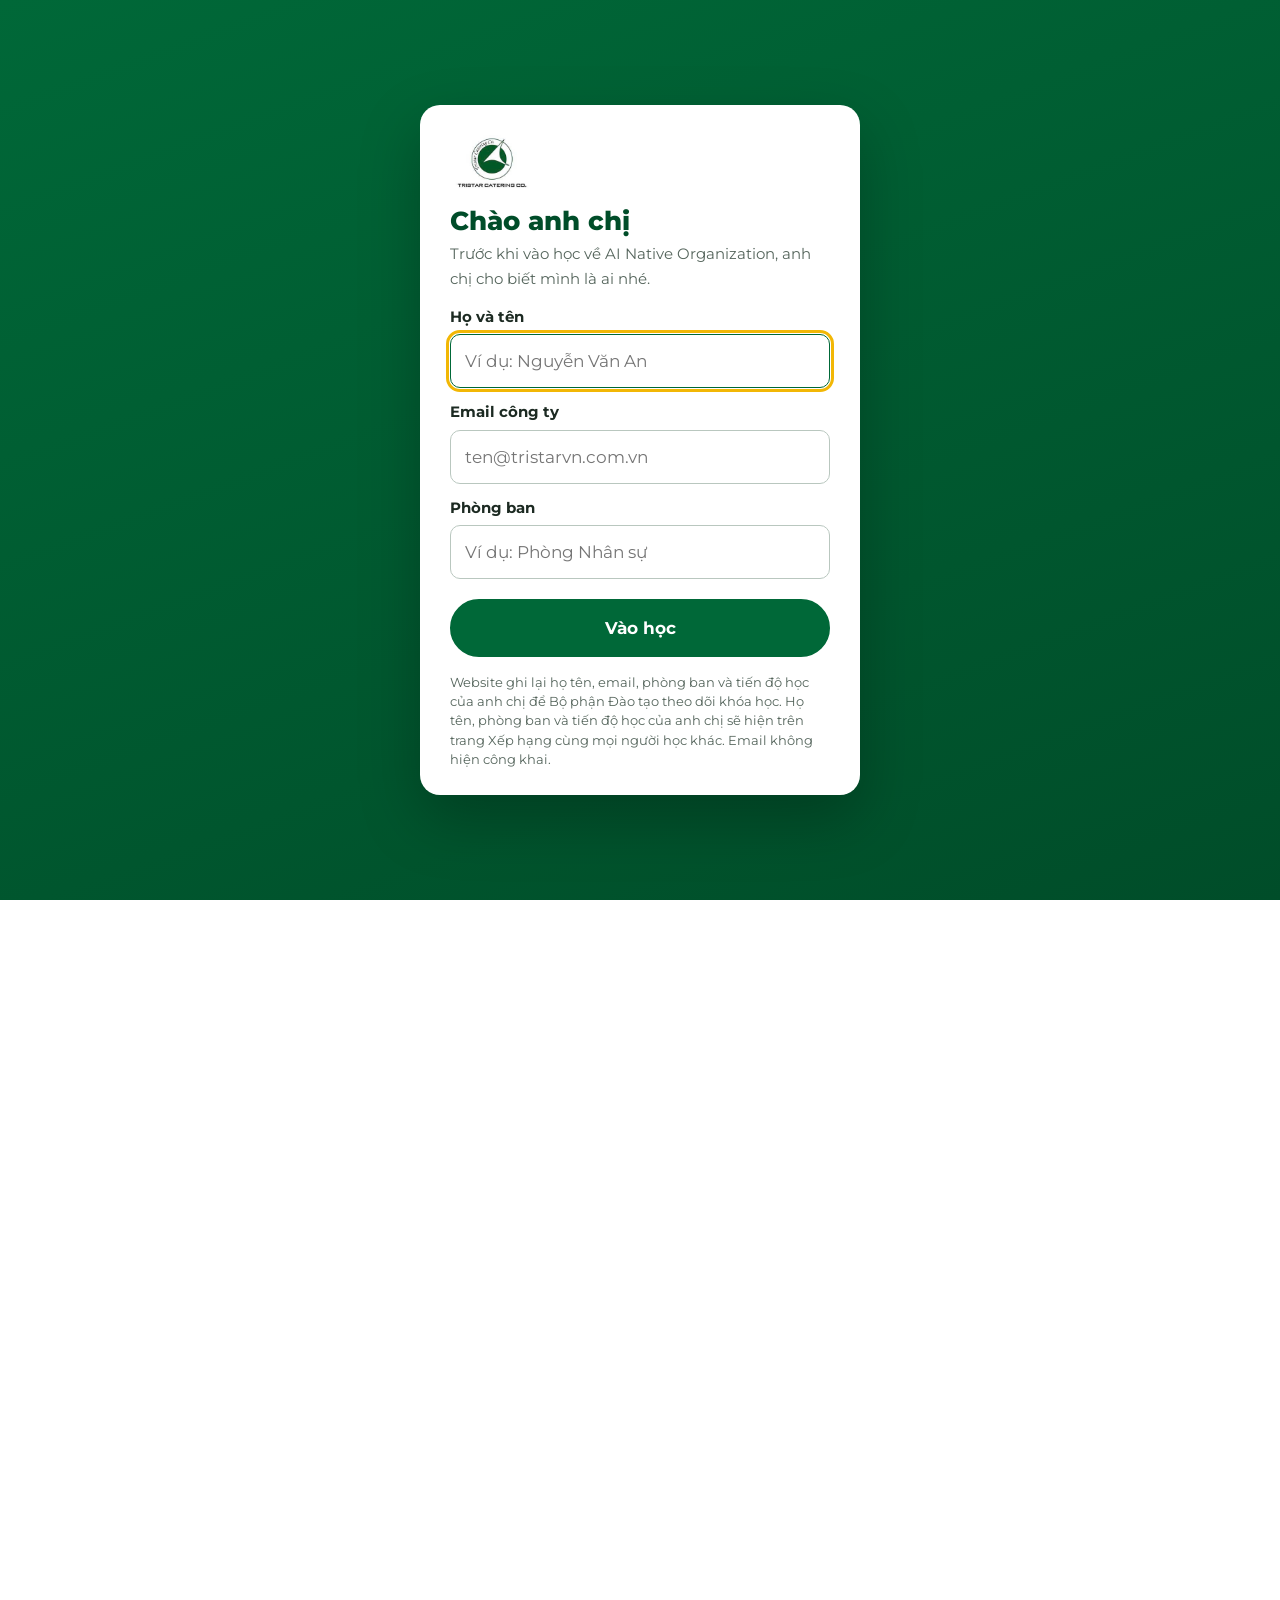
<file: thu-ngay.html>
<!DOCTYPE html>
<html lang="vi">
<head>
  <meta charset="UTF-8">
  <meta name="viewport" content="width=device-width, initial-scale=1">
  <meta name="robots" content="noindex, nofollow">
  <title>Thử ngay | AI Native Organization | Ba Sao</title>
  <meta name="description" content="Câu lệnh mẫu để nhờ AI làm những việc văn phòng quen thuộc: viết thông báo, tóm tắt biên bản, tổng hợp số liệu.">
  <link rel="icon" href="assets/img/logo-basao.jpg">
  <link rel="preconnect" href="https://fonts.googleapis.com">
  <link rel="preconnect" href="https://fonts.gstatic.com" crossorigin>
  <link href="https://fonts.googleapis.com/css2?family=Montserrat:wght@400;500;600;700;800&display=swap" rel="stylesheet">
  <link rel="stylesheet" href="assets/css/style.css">
  <script>try{if(!localStorage.getItem('aiNative.nguoiHoc'))document.documentElement.className+=' cho-ghi-danh'}catch(e){}</script>
</head>
<body>
  <a class="bo-qua" href="#noi-dung">Đi thẳng tới nội dung</a>

  <header class="dau-trang">
    <div class="khung">
      <a class="thuong-hieu" href="index.html">
        <img src="assets/img/logo-basao.jpg" alt="Logo Ba Sao (Tristar Catering Co.)" width="232" height="160">
        <span>AI Native<small>Cùng học, cùng làm</small></span>
      </a>
      <nav aria-label="Menu chính">
        <button class="nut-menu" type="button" aria-expanded="false" aria-controls="menu">
          <span aria-hidden="true"></span>Menu
        </button>
        <ul class="menu" id="menu">
          <li><a href="index.html">Trang chủ</a></li>
          <li><a href="kien-thuc.html">Kiến thức</a></li>
          <li><a href="xep-hang.html">Xếp hạng</a></li>
          <li><a href="thu-vien.html">Thư viện</a></li>
          <li><a href="video.html">Video</a></li>
          <li><a href="hoi-dap.html">Hỏi đáp</a></li>
          <li><a href="thu-ngay.html" aria-current="page">Thử ngay</a></li>
        </ul>
      </nav>
    </div>
  </header>

  <div class="tieu-de-trang">
    <div class="khung">
      <span class="ic to" data-ic="sao"></span>
      <h1>Thử ngay</h1>
      <p>Câu lệnh mẫu cho những việc văn phòng quen thuộc. Anh chị bấm "Sao chép", dán vào công cụ AI mình được phép dùng, rồi thay các chỗ trong [ngoặc vuông] bằng thông tin của mình.</p>
    </div>
  </div>

  <main id="noi-dung">
    <section class="phan nen-phu" aria-labelledby="tieu-de-cong-thuc">
      <div class="khung">
        <h2 id="tieu-de-cong-thuc">Một câu lệnh tốt có bốn phần</h2>
        <ol class="cong-thuc">
          <li><span class="ic" data-ic="nguoi"></span><b>Vai trò</b>AI đóng vai ai?<em>"Bạn là trợ lý hành chính."</em></li>
          <li><span class="ic" data-ic="bien-chi"></span><b>Bối cảnh</b>Việc này cho ai, trong hoàn cảnh nào?<em>"Gửi cho cả phòng, về lịch họp tháng."</em></li>
          <li><span class="ic" data-ic="danh-sach"></span><b>Việc cần làm</b>Nói rõ từng bước nếu có nhiều bước.<em>"Soạn một thông báo."</em></li>
          <li><span class="ic" data-ic="muc-tieu"></span><b>Kết quả mong muốn</b>Dài bao nhiêu, giọng văn nào, trình bày ra sao?<em>"Lịch sự, dưới 150 chữ."</em></li>
        </ol>
        <div class="hop luu-y">
          <p><strong>Trước khi dán gì vào AI:</strong> không đưa thông tin mật của công ty, lương thưởng, thông tin cá nhân của đồng nghiệp hay khách hàng. Chưa chắc thì hỏi quản lý trực tiếp. Xem thêm <a href="kien-thuc.html#an-toan">bốn mức thông tin</a>.</p>
        </div>
      </div>
    </section>

    <section class="phan" aria-labelledby="tieu-de-lenh">
      <div class="khung">
        <h2 id="tieu-de-lenh">Câu lệnh mẫu</h2>
        <div class="bo-loc">
          <div class="nhom-chip" id="loc-nhom" role="group" aria-label="Lọc theo loại việc"></div>
        </div>
        <ul class="luoi-lenh" id="ds-thu-ngay">
          <li class="trong-rong">Trang này cần bật JavaScript trên trình duyệt để hiện câu lệnh mẫu.</li>
        </ul>
        <div class="hop" style="margin-top:32px">
          <p>AI làm bản nháp. Anh chị đọc lại, sửa và chịu trách nhiệm về bản cuối cùng.</p>
        </div>
      </div>
    </section>
  </main>

  <footer class="chan-trang">
    <div class="khung">
      <p>Ba Sao · Bộ phận Đào tạo (L&amp;D)</p>
      <p>Có câu lệnh hay muốn chia sẻ? <a href="hoi-dap.html">Gửi vào hòm thư</a></p>
    </div>
  </footer>

  <script src="assets/js/icons.js"></script>
  <script src="data/thu-ngay.js"></script>
  <script src="data/cau-hinh.js"></script>
  <script src="assets/js/am-thanh.js"></script>
  <script src="assets/js/nguoi-hoc.js"></script>
  <script src="assets/js/main.js"></script>
</body>
</html>
</file>
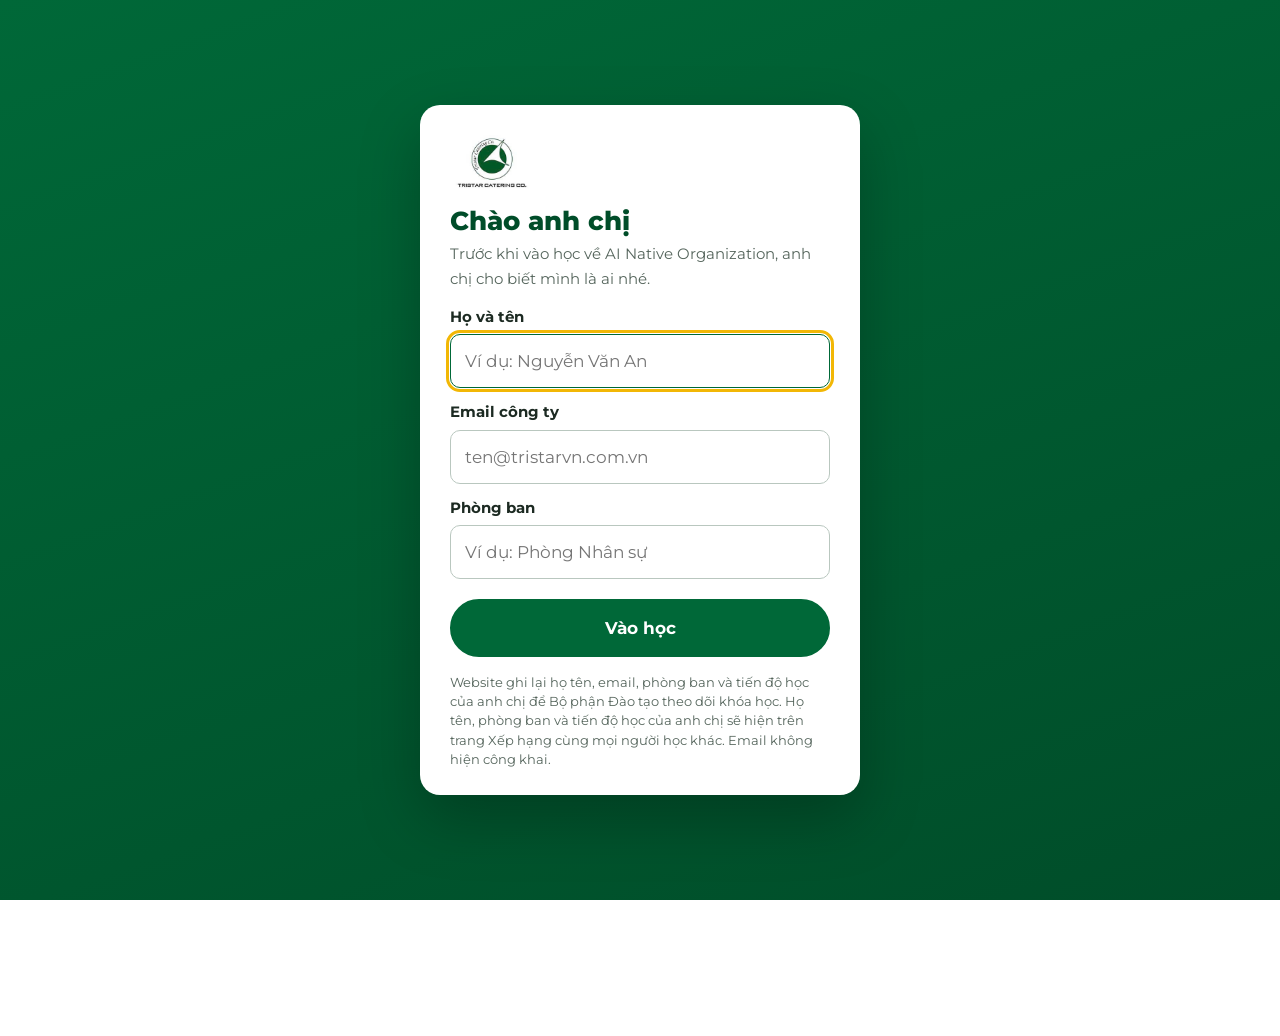
<file: thu-vien.html>
<!DOCTYPE html>
<html lang="vi">
<head>
  <meta charset="UTF-8">
  <meta name="viewport" content="width=device-width, initial-scale=1">
  <meta name="robots" content="noindex, nofollow">
  <title>Thư viện | AI Native Organization | Ba Sao</title>
  <meta name="description" content="Slide và tài liệu của khóa đào tạo AI Native Organization, xem trực tiếp hoặc tải về.">
  <link rel="icon" href="assets/img/logo-basao.jpg">
  <link rel="preconnect" href="https://fonts.googleapis.com">
  <link rel="preconnect" href="https://fonts.gstatic.com" crossorigin>
  <link href="https://fonts.googleapis.com/css2?family=Montserrat:wght@400;500;600;700;800&display=swap" rel="stylesheet">
  <link rel="stylesheet" href="assets/css/style.css">
  <script>try{if(!localStorage.getItem('aiNative.nguoiHoc'))document.documentElement.className+=' cho-ghi-danh'}catch(e){}</script>
</head>
<body>
  <a class="bo-qua" href="#noi-dung">Đi thẳng tới nội dung</a>

  <header class="dau-trang">
    <div class="khung">
      <a class="thuong-hieu" href="index.html">
        <img src="assets/img/logo-basao.jpg" alt="Logo Ba Sao (Tristar Catering Co.)" width="232" height="160">
        <span>AI Native<small>Cùng học, cùng làm</small></span>
      </a>
      <nav aria-label="Menu chính">
        <button class="nut-menu" type="button" aria-expanded="false" aria-controls="menu">
          <span aria-hidden="true"></span>Menu
        </button>
        <ul class="menu" id="menu">
          <li><a href="index.html">Trang chủ</a></li>
          <li><a href="kien-thuc.html">Kiến thức</a></li>
          <li><a href="xep-hang.html">Xếp hạng</a></li>
          <li><a href="thu-vien.html" aria-current="page">Thư viện</a></li>
          <li><a href="video.html">Video</a></li>
          <li><a href="hoi-dap.html">Hỏi đáp</a></li>
          <li><a href="thu-ngay.html">Thử ngay</a></li>
        </ul>
      </nav>
    </div>
  </header>

  <div class="tieu-de-trang">
    <div class="khung">
      <span class="ic to" data-ic="sach"></span>
      <h1>Thư viện</h1>
      <p>Slide và tài liệu của khóa đào tạo AI Native Organization. Anh chị xem trực tiếp hoặc tải về.</p>
    </div>
  </div>

  <main class="phan" id="noi-dung">
    <div class="khung">
      <div class="bo-loc">
        <div class="nhom-chip" id="loc-loai" role="group" aria-label="Lọc theo loại tài liệu"></div>
        <input class="o-tim" id="tim-thu-vien" type="search" placeholder="Tìm tài liệu…" aria-label="Tìm tài liệu">
      </div>
      <p class="dem-kq" id="dem-thu-vien" aria-live="polite"></p>
      <ul class="luoi-tl" id="ds-thu-vien">
        <li class="trong-rong">Trang này cần bật JavaScript trên trình duyệt để hiện danh sách tài liệu.</li>
      </ul>
    </div>
  </main>

  <footer class="chan-trang">
    <div class="khung">
      <p>Ba Sao · Bộ phận Đào tạo (L&amp;D)</p>
      <p>Cần tài liệu chưa có ở đây? <a href="hoi-dap.html">Nhắn vào hòm thư</a></p>
    </div>
  </footer>

  <script src="assets/js/icons.js"></script>
  <script src="data/thu-vien.js"></script>
  <script src="data/cau-hinh.js"></script>
  <script src="assets/js/am-thanh.js"></script>
  <script src="assets/js/nguoi-hoc.js"></script>
  <script src="assets/js/main.js"></script>
</body>
</html>
</file>
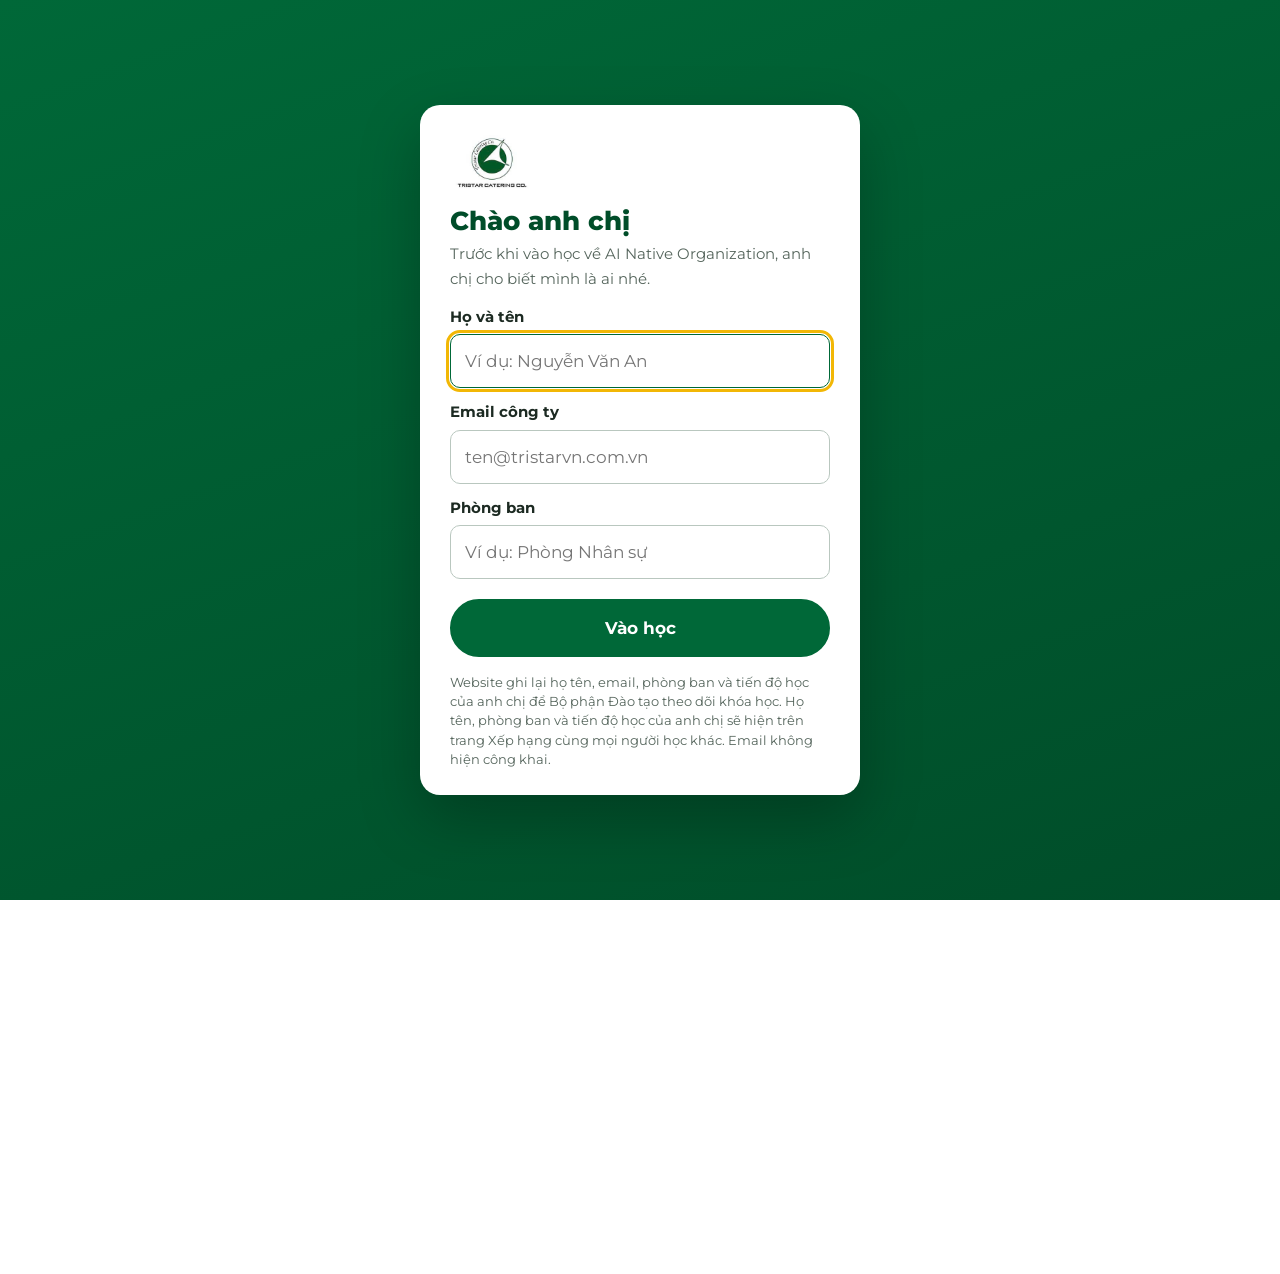
<file: video.html>
<!DOCTYPE html>
<html lang="vi">
<head>
  <meta charset="UTF-8">
  <meta name="viewport" content="width=device-width, initial-scale=1">
  <meta name="robots" content="noindex, nofollow">
  <title>Video ôn tập | AI Native Organization | Ba Sao</title>
  <meta name="description" content="Video ôn tập khóa đào tạo AI Native Organization do Trưởng phòng Nhân sự giảng.">
  <link rel="icon" href="assets/img/logo-basao.jpg">
  <link rel="preconnect" href="https://fonts.googleapis.com">
  <link rel="preconnect" href="https://fonts.gstatic.com" crossorigin>
  <link href="https://fonts.googleapis.com/css2?family=Montserrat:wght@400;500;600;700;800&display=swap" rel="stylesheet">
  <link rel="stylesheet" href="assets/css/style.css">
  <script>try{if(!localStorage.getItem('aiNative.nguoiHoc'))document.documentElement.className+=' cho-ghi-danh'}catch(e){}</script>
</head>
<body>
  <a class="bo-qua" href="#noi-dung">Đi thẳng tới nội dung</a>

  <header class="dau-trang">
    <div class="khung">
      <a class="thuong-hieu" href="index.html">
        <img src="assets/img/logo-basao.jpg" alt="Logo Ba Sao (Tristar Catering Co.)" width="232" height="160">
        <span>AI Native<small>Cùng học, cùng làm</small></span>
      </a>
      <nav aria-label="Menu chính">
        <button class="nut-menu" type="button" aria-expanded="false" aria-controls="menu">
          <span aria-hidden="true"></span>Menu
        </button>
        <ul class="menu" id="menu">
          <li><a href="index.html">Trang chủ</a></li>
          <li><a href="kien-thuc.html">Kiến thức</a></li>
          <li><a href="xep-hang.html">Xếp hạng</a></li>
          <li><a href="thu-vien.html">Thư viện</a></li>
          <li><a href="video.html" aria-current="page">Video</a></li>
          <li><a href="hoi-dap.html">Hỏi đáp</a></li>
          <li><a href="thu-ngay.html">Thử ngay</a></li>
        </ul>
      </nav>
    </div>
  </header>

  <div class="tieu-de-trang">
    <div class="khung">
      <span class="ic to" data-ic="phat"></span>
      <h1>Video ôn tập</h1>
      <p>Xem lại khóa đào tạo AI Native Organization do Trưởng phòng Nhân sự giảng. Mỗi video đi kèm một phần kiến thức để anh chị đọc thêm.</p>
    </div>
  </div>

  <main class="phan" id="noi-dung">
    <div class="khung">
      <ol class="luoi-video" id="ds-video">
        <li class="trong-rong">Trang này cần bật JavaScript trên trình duyệt để hiện danh sách video.</li>
      </ol>
    </div>
  </main>

  <footer class="chan-trang">
    <div class="khung">
      <p>Ba Sao · Bộ phận Đào tạo (L&amp;D)</p>
      <p>Xem xong còn thắc mắc? <a href="hoi-dap.html">Gửi câu hỏi vào hòm thư</a></p>
    </div>
  </footer>

  <script src="assets/js/icons.js"></script>
  <script src="data/video.js"></script>
  <script src="data/cau-hinh.js"></script>
  <script src="assets/js/am-thanh.js"></script>
  <script src="assets/js/nguoi-hoc.js"></script>
  <script src="assets/js/main.js"></script>
</body>
</html>
</file>
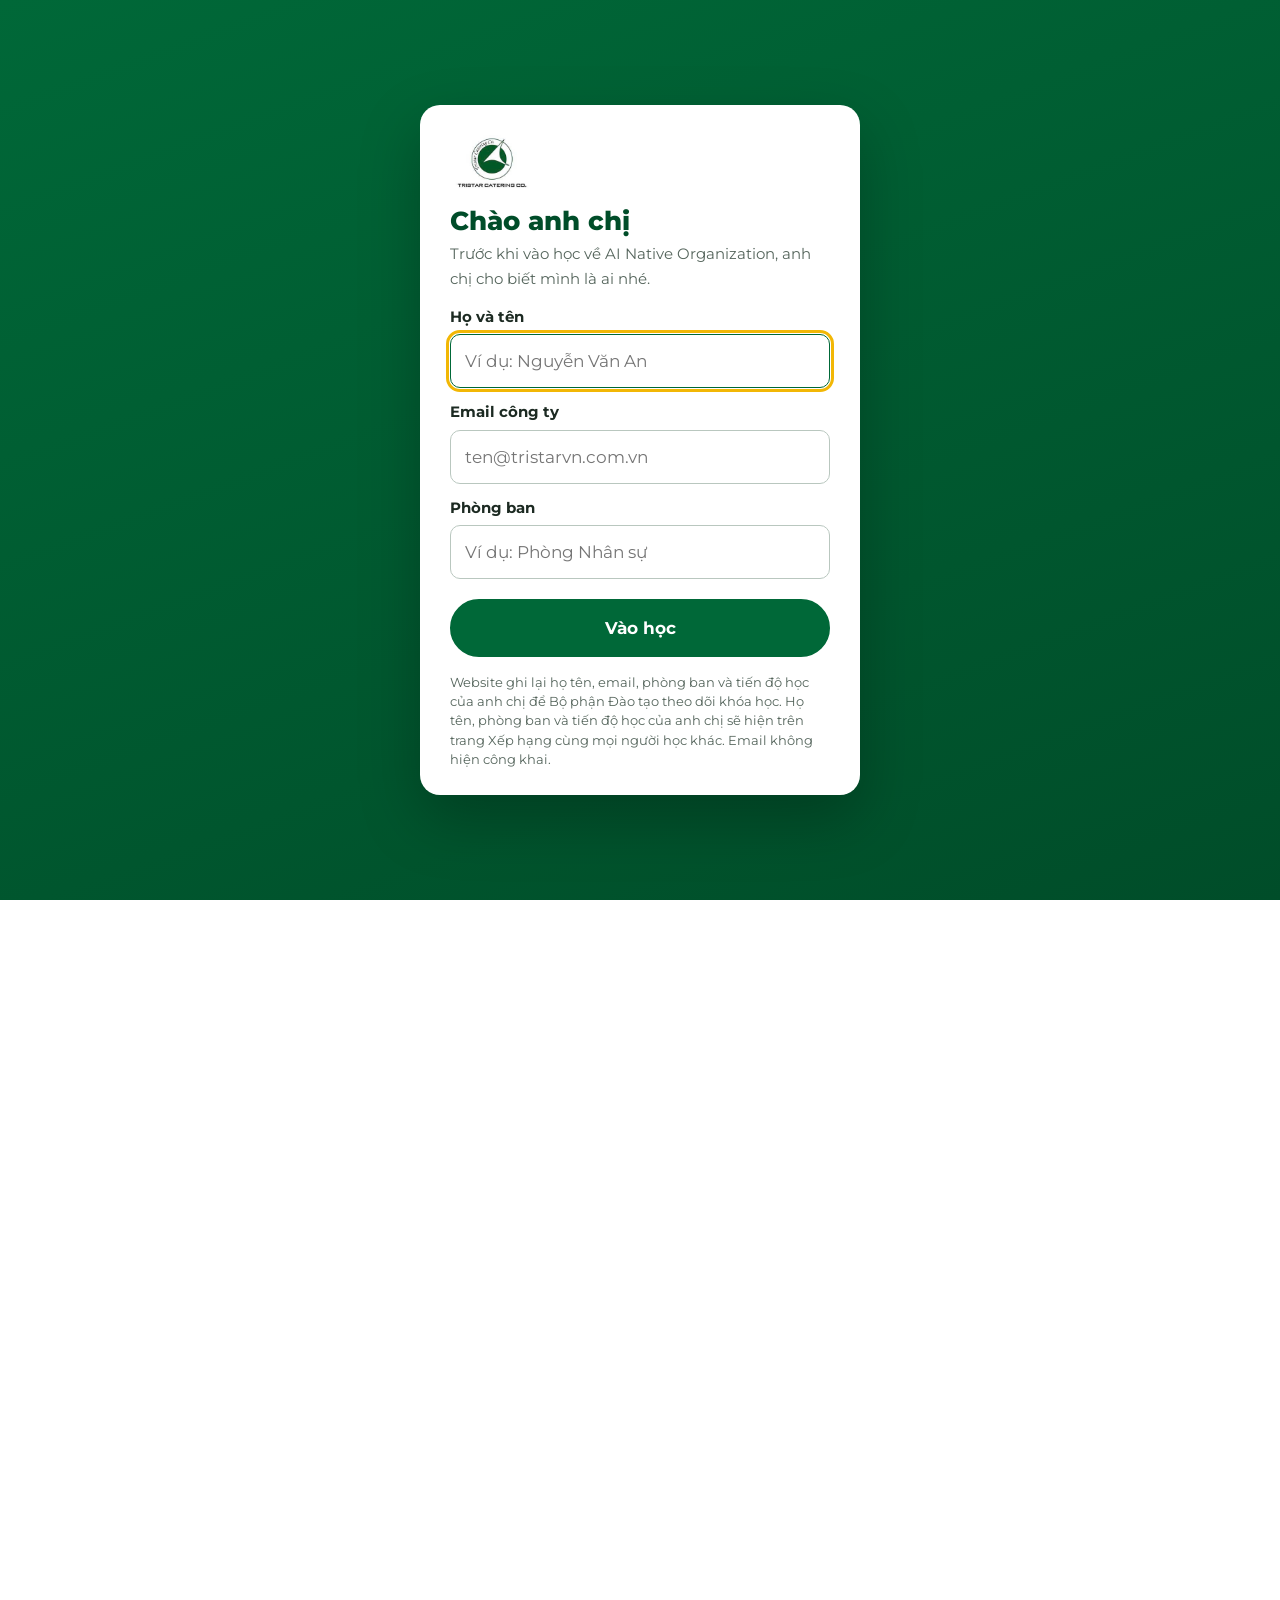
<file: xep-hang.html>
<!DOCTYPE html>
<html lang="vi">
<head>
  <meta charset="UTF-8">
  <meta name="viewport" content="width=device-width, initial-scale=1">
  <meta name="robots" content="noindex, nofollow">
  <title>Bảng xếp hạng | AI Native Organization | Ba Sao</title>
  <meta name="description" content="Năm anh chị hoàn thành khóa học AI Native Organization sớm nhất, và hành trình học của anh chị.">
  <link rel="icon" href="assets/img/logo-basao.jpg">
  <link rel="preconnect" href="https://fonts.googleapis.com">
  <link rel="preconnect" href="https://fonts.gstatic.com" crossorigin>
  <link href="https://fonts.googleapis.com/css2?family=Montserrat:wght@400;500;600;700;800&display=swap" rel="stylesheet">
  <link rel="stylesheet" href="assets/css/style.css">
  <script>try{if(!localStorage.getItem('aiNative.nguoiHoc'))document.documentElement.className+=' cho-ghi-danh'}catch(e){}</script>
</head>
<body id="trang-xep-hang">
  <a class="bo-qua" href="#noi-dung">Đi thẳng tới nội dung</a>

  <header class="dau-trang">
    <div class="khung">
      <a class="thuong-hieu" href="index.html">
        <img src="assets/img/logo-basao.jpg" alt="Logo Ba Sao (Tristar Catering Co.)" width="232" height="160">
        <span>AI Native<small>Cùng học, cùng làm</small></span>
      </a>
      <nav aria-label="Menu chính">
        <button class="nut-menu" type="button" aria-expanded="false" aria-controls="menu">
          <span aria-hidden="true"></span>Menu
        </button>
        <ul class="menu" id="menu">
          <li><a href="index.html">Trang chủ</a></li>
          <li><a href="kien-thuc.html">Kiến thức</a></li>
          <li><a href="xep-hang.html" aria-current="page">Xếp hạng</a></li>
          <li><a href="thu-vien.html">Thư viện</a></li>
          <li><a href="video.html">Video</a></li>
          <li><a href="hoi-dap.html">Hỏi đáp</a></li>
          <li><a href="thu-ngay.html">Thử ngay</a></li>
        </ul>
      </nav>
    </div>
  </header>

  <main id="noi-dung">
    <!-- Phần mở đầu: cúp và bục vinh danh -->
    <section class="xh-mo-dau">
      <div class="khung">
        <div class="xh-tieu-de">
          <svg class="xh-cup" viewBox="0 0 220 200" role="img" aria-label="Minh họa: chiếc cúp vàng giữa pháo giấy">
            <g fill="#f2b705"><rect x="18" y="30" width="10" height="5" rx="2" transform="rotate(-25 23 32)"/><rect x="188" y="52" width="10" height="5" rx="2" transform="rotate(30 193 54)"/><circle cx="40" cy="92" r="4"/><circle cx="196" cy="112" r="3"/></g>
            <g fill="#fff"><rect x="176" y="18" width="10" height="5" rx="2" transform="rotate(-40 181 20)"/><rect x="26" y="130" width="10" height="5" rx="2" transform="rotate(20 31 132)"/><circle cx="58" cy="24" r="3"/><circle cx="170" cy="146" r="4" opacity=".7"/></g>
            <g fill="#8fd3ad"><circle cx="20" cy="66" r="3"/><rect x="194" y="84" width="10" height="5" rx="2" transform="rotate(-15 199 86)"/><circle cx="150" cy="12" r="3"/></g>
            <path d="M70 40H42c0 30 10 46 34 50M150 40h28c0 30-10 46-34 50" fill="none" stroke="#f2b705" stroke-width="9" stroke-linecap="round"/>
            <path d="M64 26h92v34c0 30-18 52-46 52S64 90 64 60z" fill="#f2b705"/>
            <path d="M78 34h14v30c0 16 4 28 12 36-16-4-26-20-26-40z" fill="#fff" opacity=".35"/>
            <path d="M110 46l6 13 14 2-10 10 2 14-12-7-12 7 2-14-10-10 14-2z" fill="#fff"/>
            <rect x="100" y="110" width="20" height="26" fill="#c98a00"/>
            <rect x="78" y="134" width="64" height="14" rx="5" fill="#f2b705"/>
            <rect x="66" y="148" width="88" height="22" rx="6" fill="#fff"/>
            <rect x="84" y="155" width="52" height="8" rx="4" fill="#cfe3d8"/>
          </svg>
          <h1>Bảng xếp hạng</h1>
          <p>Năm anh chị hoàn thành khóa học AI Native Organization sớm nhất được lên bục. Ai xong trước, đứng trên.</p>
          <ul class="xh-so-lieu" id="xh-so-lieu" aria-live="polite"></ul>
        </div>

        <p class="xh-bao-tin" id="xh-bao-tin" role="status">Đang tải bảng xếp hạng…</p>

        <ol class="xh-buc" id="xh-buc" aria-label="Ba hạng đầu"></ol>
      </div>
    </section>

    <!-- Hạng 4, 5 và hành trình của người đang xem -->
    <section class="phan">
      <div class="khung xh-hai-cot">
        <div>
          <h2>Hạng 4 và 5</h2>
          <ol class="xep-hang" id="xh-ds" start="4"></ol>

          <h2 class="xh-cach">Làm sao để lên bảng?</h2>
          <ol class="xh-buoc">
            <li><span class="ic dam" data-ic="sach"></span><b>Xem đủ các phần</b><span>ở trang Kiến thức, mỗi phần chỉ vài phút</span></li>
            <li><span class="ic dam" data-ic="dung"></span><b>Đúng từ 80%</b><span>câu hỏi nhanh cuối mỗi chặng, làm lại được</span></li>
            <li><span class="ic dam" data-ic="nhanh"></span><b>Xong càng sớm</b><span>hạng càng cao</span></li>
          </ol>
        </div>

        <aside class="xh-hanh-trinh" id="xh-hanh-trinh" aria-labelledby="ht-tieu-de">
          <h2 id="ht-tieu-de">Hành trình của anh chị</h2>
          <p class="ht-ten-nguoi" id="ht-ten-nguoi"></p>
          <div class="ht-vong-khung">
            <svg viewBox="0 0 120 120" aria-hidden="true">
              <circle cx="60" cy="60" r="52" class="ht-vong-nen"/>
              <circle cx="60" cy="60" r="52" class="ht-vong-muc" id="ht-vong"/>
            </svg>
            <b id="ht-phan-tram">0%</b>
          </div>
          <ul class="ht-moc">
            <li id="moc-phan"><span class="ic nho" data-ic="dung"></span><div><b>Xem đủ các phần</b><span class="moc-so">0</span><div class="moc-thanh"><span></span></div></div></li>
            <li id="moc-cau"><span class="ic nho" data-ic="dung"></span><div><b>Đúng từ 80% câu hỏi nhanh</b><span class="moc-so">0</span><div class="moc-thanh"><span></span></div></div></li>
          </ul>
          <p class="ht-loi" id="ht-loi" aria-live="polite"></p>
          <a class="nut" id="ht-nut-di" href="kien-thuc.html">Bắt đầu học</a>
        </aside>
      </div>
    </section>

    <!-- Toàn bộ người học -->
    <section class="phan nen-phu" aria-labelledby="tieu-de-tat-ca">
      <div class="khung">
        <h2 id="tieu-de-tat-ca">Tất cả người học</h2>
        <p class="dan">Mọi anh chị đã ghi danh đều có tên ở đây. Ai hoàn thành thì có thứ hạng, năm người sớm nhất được lên bục.</p>
        <div class="bo-loc">
          <p class="dem-kq" id="xh-dem" aria-live="polite"></p>
          <input class="o-tim" id="xh-tim" type="search" placeholder="Tìm theo tên hoặc phòng ban…" aria-label="Tìm người học theo tên hoặc phòng ban">
        </div>
        <ol class="xep-hang tat-ca" id="xh-tat-ca">
          <li class="trong-rong">Đang tải danh sách người học…</li>
        </ol>
      </div>
    </section>

    <section class="phan">
      <div class="khung">
        <blockquote class="cau-chot">
          Học để hiểu, không chỉ để lên bảng. Nhưng lên bảng thì cũng vui.
        </blockquote>
        <p class="xh-ghi-chu">Trang này hiện họ tên, phòng ban và tiến độ của người học, không hiện email. Thứ hạng tính theo thời điểm hoàn thành.</p>
      </div>
    </section>
  </main>

  <footer class="chan-trang">
    <div class="khung">
      <p>Ba Sao · Bộ phận Đào tạo (L&amp;D)</p>
      <p>Có thắc mắc? <a href="hoi-dap.html">Gửi câu hỏi vào hòm thư</a></p>
    </div>
  </footer>

  <script src="assets/js/icons.js"></script>
  <script src="data/cau-hinh.js"></script>
  <script src="assets/js/am-thanh.js"></script>
  <script src="assets/js/nguoi-hoc.js"></script>
  <script src="assets/js/main.js"></script>
</body>
</html>
</file>
<file: assets/css/style.css>
/* Website AI Native Organization - Ba Sao
   Màu chủ đạo #006838, font Montserrat */

:root {
  --xanh: #006838;
  --xanh-dam: #004d29;
  --xanh-nhat: #e8f3ed;
  --xanh-vien: #cfe3d8;
  --chu: #1c2a22;
  --chu-phu: #55655c;
  --nen: #ffffff;
  --nen-phu: #f6f8f7;
  --vien: #e1e7e3;
  --bo-goc: 14px;
  --rong-toi-da: 1120px;
}

* { box-sizing: border-box; }

html { scroll-behavior: smooth; }

body {
  margin: 0;
  font-family: "Montserrat", "Segoe UI", Arial, sans-serif;
  font-size: 17px;
  line-height: 1.65;
  color: var(--chu);
  background: var(--nen);
}

img { max-width: 100%; height: auto; }

a { color: var(--xanh); }

h1, h2, h3 { line-height: 1.25; margin: 0 0 0.5em; }
h1 { font-size: clamp(1.9rem, 4.5vw, 3rem); font-weight: 800; }
h2 { font-size: clamp(1.45rem, 3vw, 2rem); font-weight: 700; }
h3 { font-size: 1.15rem; font-weight: 700; }
p { margin: 0 0 1em; }

.khung {
  width: 100%;
  max-width: var(--rong-toi-da);
  margin: 0 auto;
  padding: 0 20px;
}

.bo-qua {
  position: absolute;
  left: -9999px;
}
.bo-qua:focus {
  left: 12px;
  top: 12px;
  z-index: 100;
  background: var(--nen);
  padding: 8px 14px;
  border-radius: 8px;
}

:focus-visible {
  outline: 3px solid #f2b705;
  outline-offset: 2px;
}

/* ---------- Thanh menu ---------- */

.dau-trang {
  position: sticky;
  top: 0;
  z-index: 50;
  background: var(--nen);
  border-bottom: 1px solid var(--vien);
}

.dau-trang .khung {
  display: flex;
  align-items: center;
  justify-content: space-between;
  gap: 16px;
  min-height: 68px;
}

.thuong-hieu {
  display: flex;
  align-items: center;
  gap: 12px;
  text-decoration: none;
  color: var(--chu);
  font-weight: 700;
  line-height: 1.2;
}
.thuong-hieu img { height: 48px; width: auto; }
.thuong-hieu small {
  display: block;
  font-weight: 500;
  font-size: 0.78rem;
  color: var(--chu-phu);
}

.menu {
  display: flex;
  gap: 4px;
  list-style: none;
  margin: 0;
  padding: 0;
}
.menu a {
  display: block;
  padding: 10px 12px;
  border-radius: 999px;
  text-decoration: none;
  color: var(--chu);
  font-weight: 600;
  font-size: 0.95rem;
}
.menu a:hover { background: var(--xanh-nhat); color: var(--xanh-dam); }
.menu a[aria-current="page"] { background: var(--xanh); color: #fff; }

.nut-menu {
  display: none;
  align-items: center;
  gap: 8px;
  padding: 10px 14px;
  border: 1px solid var(--vien);
  border-radius: 999px;
  background: var(--nen);
  font: inherit;
  font-weight: 600;
  font-size: 0.95rem;
  color: var(--chu);
  cursor: pointer;
}
.nut-menu span {
  display: block;
  width: 18px;
  height: 2px;
  background: var(--chu);
  box-shadow: 0 6px 0 var(--chu), 0 -6px 0 var(--chu);
}

@media (max-width: 900px) {
  .nut-menu { display: inline-flex; }
  .menu {
    display: none;
    position: absolute;
    left: 0;
    right: 0;
    top: 100%;
    flex-direction: column;
    gap: 2px;
    padding: 12px 20px 18px;
    background: var(--nen);
    border-bottom: 1px solid var(--vien);
    box-shadow: 0 12px 24px rgba(0, 0, 0, 0.08);
  }
  .menu.mo { display: flex; }
  .menu a { padding: 12px 14px; border-radius: 10px; font-size: 1rem; }
}

/* ---------- Nút ---------- */

.nut {
  display: inline-block;
  padding: 13px 24px;
  border-radius: 999px;
  border: 2px solid var(--xanh);
  background: var(--xanh);
  color: #fff;
  font-weight: 700;
  text-decoration: none;
}
.nut:hover { background: var(--xanh-dam); border-color: var(--xanh-dam); }
.nut.phu { background: transparent; color: var(--xanh); }
.nut.phu:hover { background: var(--xanh-nhat); }

/* ---------- Phần mở đầu trang chủ ---------- */

.mo-dau {
  background: linear-gradient(160deg, var(--xanh) 0%, var(--xanh-dam) 100%);
  color: #fff;
  padding: 64px 0 72px;
}
.mo-dau .khung {
  display: grid;
  grid-template-columns: 1.15fr 1fr;
  align-items: center;
  gap: 40px;
}
.mo-dau-hinh { width: 100%; height: auto; max-width: 480px; justify-self: end; }
@media (max-width: 900px) {
  .mo-dau .khung { grid-template-columns: 1fr; gap: 28px; }
  .mo-dau-hinh { max-width: 360px; justify-self: center; }
}
.mo-dau .nhan {
  display: inline-block;
  padding: 6px 14px;
  border-radius: 999px;
  background: rgba(255, 255, 255, 0.16);
  font-size: 0.85rem;
  font-weight: 600;
  margin-bottom: 18px;
}
.mo-dau h1 { max-width: 20ch; }
.mo-dau .mo-ta {
  max-width: 62ch;
  font-size: 1.15rem;
  opacity: 0.95;
}
.mo-dau .hang-nut {
  display: flex;
  flex-wrap: wrap;
  gap: 12px;
  margin-top: 28px;
}
.mo-dau .nut { background: #fff; color: var(--xanh-dam); border-color: #fff; }
.mo-dau .nut:hover { background: var(--xanh-nhat); border-color: var(--xanh-nhat); }
.mo-dau .nut.phu { background: transparent; color: #fff; border-color: rgba(255, 255, 255, 0.7); }
.mo-dau .nut.phu:hover { background: rgba(255, 255, 255, 0.12); }

.ghi-chu-dau {
  background: var(--xanh-nhat);
  color: var(--xanh-dam);
  font-size: 0.9rem;
  padding: 10px 0;
  text-align: center;
}

/* Thẻ "Học tiếp" trên trang chủ */
.hoc-tiep { background: var(--nen); border-top: 1px solid var(--vien); }
.hoc-tiep[hidden] { display: none; }
.hoc-tiep .khung {
  display: flex;
  align-items: center;
  gap: 20px;
  padding-top: 16px;
  padding-bottom: 16px;
}
.ht-chu { flex: 1; min-width: 0; }
.ht-chu small {
  display: block;
  font-size: 0.78rem;
  font-weight: 700;
  text-transform: uppercase;
  letter-spacing: 0.06em;
  color: var(--xanh);
}
.ht-chu b { display: block; margin: 2px 0 8px; }
.ht-chu > span { font-size: 0.85rem; color: var(--chu-phu); }
.ht-thanh {
  height: 8px;
  max-width: 420px;
  margin-bottom: 4px;
  border-radius: 4px;
  background: var(--vien);
  overflow: hidden;
}
.ht-thanh span { display: block; height: 100%; border-radius: 4px; background: var(--xanh); }

/* Màn hình ghi danh (do assets/js/nguoi-hoc.js tạo ra) */
html.cho-ghi-danh { overflow: hidden; }
html.cho-ghi-danh body > *:not(.cong-vao) { visibility: hidden; }
.cong-vao {
  position: fixed;
  inset: 0;
  z-index: 200;
  display: grid;
  place-items: center;
  padding: 20px;
  overflow-y: auto;
  background: linear-gradient(160deg, var(--xanh) 0%, var(--xanh-dam) 100%);
}
.gd-the {
  width: 100%;
  max-width: 440px;
  padding: 30px 30px 26px;
  border-radius: 20px;
  background: var(--nen);
  box-shadow: 0 24px 60px rgba(0, 0, 0, 0.25);
}
.gd-the img { display: block; height: 56px; width: auto; margin-bottom: 14px; }
.gd-the h1 { font-size: 1.6rem; margin-bottom: 4px; color: var(--xanh-dam); }
.gd-the > p { margin-bottom: 14px; color: var(--chu-phu); font-size: 0.95rem; }
.gd-the label { display: block; margin: 12px 0 5px; font-weight: 700; font-size: 0.92rem; }
.gd-the input, .gd-the select {
  width: 100%;
  padding: 12px 14px;
  border: 1px solid #b9c7bf;
  border-radius: 10px;
  background: var(--nen);
  font: inherit;
  color: var(--chu);
}
.gd-the input:focus, .gd-the select:focus { outline: 3px solid #f2b705; outline-offset: 1px; border-color: var(--xanh); }
.gd-the .nut { display: block; width: 100%; margin-top: 20px; font: inherit; font-weight: 700; cursor: pointer; }
.gd-the .gd-loi {
  margin: 14px 0 0;
  padding: 10px 14px;
  border-radius: 8px;
  background: #fdf4f2;
  color: #8a2c1a;
  font-weight: 600;
}
.gd-the .gd-loi[hidden] { display: none; }
.gd-the .gd-ghi-chu { margin: 16px 0 0; font-size: 0.8rem; line-height: 1.5; }

.dang-hoc { flex-basis: 100%; }
.dang-hoc button {
  padding: 0;
  border: 0;
  background: none;
  font: inherit;
  color: #fff;
  text-decoration: underline;
  cursor: pointer;
}

/* Bảng xếp hạng trên trang chủ */
.xh-khoi {
  max-width: 760px;
  margin: 0 auto;
  padding: 28px;
  border: 1px solid var(--xanh-vien);
  border-radius: 20px;
  background: var(--xanh-nhat);
}
.xh-dau { display: flex; align-items: center; gap: 16px; margin-bottom: 18px; }
.xh-dau h2 { margin: 0; color: var(--xanh-dam); }
.xh-dau p { margin: 0; color: var(--chu-phu); }
.xep-hang { margin: 0; padding: 0; list-style: none; }
.xep-hang li {
  display: flex;
  align-items: center;
  gap: 14px;
  margin-bottom: 8px;
  padding: 12px 16px;
  border-radius: 12px;
  background: var(--nen);
}
.xep-hang li.trong-rong { display: block; margin: 0; padding: 22px; background: var(--nen); }
.xh-hang {
  display: grid;
  place-items: center;
  flex: none;
  width: 36px;
  height: 36px;
  border-radius: 50%;
  background: var(--nen-phu);
  font-weight: 800;
  color: var(--chu-phu);
}
.xep-hang li:nth-child(1) .xh-hang { background: #f2b705; color: #3a2c00; }
.xep-hang li:nth-child(2) .xh-hang { background: #cfd6d2; color: #2c3a33; }
.xep-hang li:nth-child(3) .xh-hang { background: #e0b58c; color: #4a2c10; }
.xh-ten { flex: 1; min-width: 0; }
.xh-ten b, .xh-phu b { display: block; line-height: 1.3; }
.xh-ten small, .xh-phu small { display: block; font-size: 0.82rem; color: var(--chu-phu); }
.xh-phu { text-align: right; font-size: 0.9rem; white-space: nowrap; }
.xh-cua-toi { margin: 14px 0 0; font-size: 0.92rem; color: var(--xanh-dam); font-weight: 600; }
.xh-cua-toi:empty { display: none; }
@media (max-width: 560px) {
  .xh-khoi { padding: 20px 16px; }
  .xep-hang li { flex-wrap: wrap; }
  .xh-phu { flex-basis: 100%; padding-left: 50px; text-align: left; white-space: normal; }
}

/* Trang Xếp hạng */
.xh-mo-dau {
  overflow: hidden;
  padding: 40px 0 0;
  background: linear-gradient(160deg, var(--xanh) 0%, var(--xanh-dam) 100%);
  color: #fff;
}
.xh-tieu-de { text-align: center; }
.xh-cup { display: block; width: 170px; height: auto; margin: 0 auto 6px; }
.xh-tieu-de h1 { margin-bottom: 0.2em; }
.xh-tieu-de p { max-width: 52ch; margin: 0 auto; opacity: 0.95; }
.xh-so-lieu {
  display: flex;
  flex-wrap: wrap;
  justify-content: center;
  gap: 10px;
  margin: 18px 0 0;
  padding: 0;
  list-style: none;
}
.xh-so-lieu li { padding: 7px 18px; border-radius: 999px; background: rgba(255, 255, 255, 0.14); font-size: 0.92rem; }
.xh-so-lieu b { margin-right: 6px; font-size: 1.2rem; }
.xh-bao-tin {
  max-width: 560px;
  margin: 20px auto 0;
  padding: 12px 18px;
  border-radius: 12px;
  background: rgba(255, 255, 255, 0.14);
  text-align: center;
  font-weight: 600;
}
.xh-bao-tin[hidden] { display: none; }

.xh-buc {
  display: flex;
  justify-content: center;
  align-items: flex-end;
  gap: 14px;
  max-width: 760px;
  margin: 34px auto 0;
  padding: 0;
  list-style: none;
}
.xh-buc li { display: flex; flex: 1; flex-direction: column; align-items: center; min-width: 0; }
.xh-buc .buc-1 { order: 2; }
.xh-buc .buc-2 { order: 1; }
.xh-buc .buc-3 { order: 3; }
.buc-nguoi {
  display: flex;
  flex-direction: column;
  align-items: center;
  width: 100%;
  padding: 0 6px 14px;
  text-align: center;
}
.vuong-mien { width: 46px; margin-bottom: -4px; }
.buc-anh {
  display: grid;
  place-items: center;
  flex: none;
  width: 76px;
  height: 76px;
  border: 4px solid #cfd6d2;
  border-radius: 50%;
  background: #fff;
  font-size: 1.5rem;
  font-weight: 800;
  color: var(--xanh-dam);
}
.buc-1 .buc-anh { width: 98px; height: 98px; border-color: #f2b705; font-size: 1.9rem; box-shadow: 0 0 0 7px rgba(242, 183, 5, 0.25); }
.buc-3 .buc-anh { border-color: #e0b58c; }
.buc-nguoi b { margin-top: 10px; line-height: 1.25; overflow-wrap: anywhere; }
.buc-1 .buc-nguoi b { font-size: 1.15rem; }
.buc-nguoi small { font-size: 0.82rem; opacity: 0.85; }
.buc-phu { margin-top: 6px; font-size: 0.78rem; line-height: 1.45; opacity: 0.9; }
.buc-be {
  display: grid;
  place-items: start center;
  width: 100%;
  padding-top: 12px;
  border-radius: 14px 14px 0 0;
  font-size: 2.6rem;
  font-weight: 800;
  line-height: 1;
  transform-origin: bottom;
  animation: buc-moc 0.7s ease-out both;
}
.buc-1 .buc-be { height: 150px; background: linear-gradient(#f7c62a, #d99e00); color: #3a2c00; }
.buc-2 .buc-be { height: 108px; background: rgba(255, 255, 255, 0.24); animation-delay: 0.1s; }
.buc-3 .buc-be { height: 80px; background: rgba(255, 255, 255, 0.15); animation-delay: 0.2s; }
@keyframes buc-moc { from { transform: scaleY(0); } to { transform: scaleY(1); } }
.xh-buc .cho .buc-anh { border-style: dashed; background: transparent; box-shadow: none; color: #fff; opacity: 0.75; }
.xh-buc .cho b { font-weight: 600; opacity: 0.9; }

.xh-hai-cot {
  display: grid;
  grid-template-columns: minmax(0, 1fr) 360px;
  gap: 40px;
  align-items: start;
}
.xh-hai-cot .xep-hang li { border: 1px solid var(--vien); }
.xh-hai-cot .xep-hang li .xh-hang { background: var(--xanh-nhat); color: var(--xanh-dam); }
.xh-hai-cot .xep-hang li.cho { border-style: dashed; color: var(--chu-phu); }
.xh-hai-cot .xep-hang li.cho b { font-weight: 600; }
.buc-anh.nho { width: 44px; height: 44px; border-width: 2px; border-color: var(--xanh-vien); background: var(--xanh-nhat); font-size: 1rem; }
.xep-hang li.cho .buc-anh { border-style: dashed; background: transparent; color: var(--chu-phu); }
/* Danh sách toàn bộ người học */
#trang-xep-hang .bo-loc { justify-content: space-between; margin-bottom: 14px; }
#trang-xep-hang .bo-loc .dem-kq { margin: 0; }
.xep-hang.tat-ca li { border: 1px solid var(--vien); }
.xep-hang.tat-ca .xh-hang { background: var(--nen-phu); color: var(--chu-phu); }
.xep-hang.tat-ca li.top .xh-hang { background: #f2b705; color: #3a2c00; }
.xep-hang.tat-ca li.xong:not(.top) .xh-hang { background: var(--xanh-nhat); color: var(--xanh-dam); }
.xep-hang.tat-ca li.la-toi { border: 2px solid var(--xanh); background: var(--xanh-nhat); }
.xep-hang.tat-ca em {
  margin-left: 6px;
  padding: 1px 9px;
  border-radius: 999px;
  background: var(--xanh);
  color: #fff;
  font-size: 0.72rem;
  font-style: normal;
  font-weight: 700;
  vertical-align: middle;
}
.tc-tien-do { flex: 0 0 240px; }
.tc-tien-do .moc-thanh { display: block; margin-top: 0; background: var(--vien); }
#trang-xep-hang .bo-loc .o-tim { width: 320px; }
.tc-tien-do small { display: block; margin-top: 4px; font-size: 0.8rem; color: var(--chu-phu); }
.xep-hang.tat-ca li.xong .moc-thanh span { background: #d99e00; }
.tc-nhan {
  flex: none;
  min-width: 92px;
  padding: 4px 12px;
  border-radius: 999px;
  background: #eceff0;
  color: #55655c;
  font-size: 0.78rem;
  font-weight: 700;
  text-align: center;
}
.tc-nhan.xong { background: var(--xanh-nhat); color: var(--xanh-dam); }
.xep-hang.tat-ca li.top .tc-nhan { background: #fdf0cf; color: #8a5a00; }
@media (max-width: 760px) {
  .xep-hang.tat-ca li { flex-wrap: wrap; }
  .tc-tien-do { flex: 1 1 100%; order: 5; padding-left: 50px; }
  .tc-nhan { min-width: 0; }
}

.xh-cach { margin-top: 40px; }
.xh-buoc {
  display: grid;
  grid-template-columns: repeat(3, 1fr);
  gap: 12px;
  margin: 0;
  padding: 0;
  list-style: none;
}
.xh-buoc li {
  display: flex;
  flex-direction: column;
  align-items: center;
  gap: 6px;
  padding: 18px 12px;
  border: 1px solid var(--vien);
  border-radius: var(--bo-goc);
  text-align: center;
}
.xh-buoc li > span:not(.ic) { font-size: 0.88rem; color: var(--chu-phu); line-height: 1.45; }

.xh-hanh-trinh {
  position: sticky;
  top: 92px;
  padding: 26px 24px;
  border: 2px solid var(--xanh-vien);
  border-radius: 20px;
  background: var(--xanh-nhat);
  text-align: center;
}
.xh-hanh-trinh.da-xong { border-color: #f2b705; box-shadow: 0 0 0 6px rgba(242, 183, 5, 0.18); }
.xh-hanh-trinh h2 { margin-bottom: 2px; font-size: 1.3rem; color: var(--xanh-dam); }
.ht-ten-nguoi { margin: 0; color: var(--chu-phu); font-weight: 600; }
.ht-vong-khung { position: relative; width: 150px; margin: 16px auto; }
.ht-vong-khung svg { display: block; width: 100%; transform: rotate(-90deg); }
.ht-vong-nen, .ht-vong-muc { fill: none; stroke-width: 12; }
.ht-vong-nen { stroke: #fff; }
.ht-vong-muc {
  stroke: var(--xanh);
  stroke-linecap: round;
  stroke-dasharray: 327;
  stroke-dashoffset: 327;
  transition: stroke-dashoffset 1s ease-out;
}
.da-xong .ht-vong-muc { stroke: #d99e00; }
.ht-vong-khung b {
  position: absolute;
  inset: 0;
  display: grid;
  place-items: center;
  font-size: 1.9rem;
  font-weight: 800;
  color: var(--xanh-dam);
}
.ht-moc { margin: 0; padding: 0; list-style: none; text-align: left; }
.ht-moc li { display: flex; gap: 10px; align-items: flex-start; margin-bottom: 12px; font-size: 0.92rem; }
.ht-moc li > div { flex: 1; min-width: 0; }
.ht-moc .ic { background: #fff; color: #b9c7bf; }
.ht-moc li.dat .ic { background: var(--xanh); color: #fff; }
.moc-so { float: right; font-weight: 700; color: var(--xanh-dam); }
.moc-thanh { clear: both; height: 8px; margin-top: 6px; border-radius: 4px; background: #fff; overflow: hidden; }
.moc-thanh span { display: block; width: 0; height: 100%; border-radius: 4px; background: var(--xanh); transition: width 1s ease-out; }
.ht-loi { margin: 16px 0; font-weight: 600; color: var(--xanh-dam); }
.xh-hanh-trinh .nut { display: block; }
.xh-ghi-chu { margin: 16px 0 0; font-size: 0.85rem; color: var(--chu-phu); text-align: center; }

@media (max-width: 900px) {
  .xh-hai-cot { grid-template-columns: 1fr; }
  .xh-hanh-trinh { position: static; order: -1; }
}
@media (max-width: 560px) {
  .xh-cup { width: 130px; }
  .xh-buc { gap: 8px; }
  .buc-anh { width: 58px; height: 58px; font-size: 1.15rem; border-width: 3px; }
  .buc-1 .buc-anh { width: 74px; height: 74px; font-size: 1.45rem; }
  .buc-nguoi { padding: 0 2px 10px; }
  .buc-nguoi b, .buc-1 .buc-nguoi b { font-size: 0.86rem; }
  .buc-nguoi small, .buc-phu { font-size: 0.72rem; }
  .buc-be { font-size: 2rem; }
  .buc-1 .buc-be { height: 120px; }
  .buc-2 .buc-be { height: 88px; }
  .buc-3 .buc-be { height: 66px; }
  .xh-buoc { grid-template-columns: 1fr; }
}
@media (prefers-reduced-motion: reduce) {
  .buc-be { animation: none; }
  .ht-vong-muc, .moc-thanh span { transition: none; }
}

/* Câu hỏi tự kiểm tra trên trang chủ */
.tu-kiem {
  position: relative;
  overflow: hidden;
  padding: 44px 48px;
  border-radius: 24px;
  background: linear-gradient(135deg, var(--xanh) 0%, var(--xanh-dam) 100%);
  color: #fff;
}
.tu-kiem::after {
  content: "?";
  position: absolute;
  right: 24px;
  top: -70px;
  font-size: 300px;
  font-weight: 800;
  line-height: 1;
  color: rgba(255, 255, 255, 0.07);
  pointer-events: none;
}
.tk-nhan {
  display: inline-block;
  margin-bottom: 14px;
  padding: 5px 14px;
  border-radius: 999px;
  background: #f2b705;
  color: #3a2c00;
  font-size: 0.82rem;
  font-weight: 700;
}
.tu-kiem h2 {
  position: relative;
  z-index: 1;
  max-width: 24ch;
  margin-bottom: 28px;
  font-size: clamp(1.5rem, 3.4vw, 2.3rem);
  font-weight: 800;
}
.tu-kiem mark {
  padding: 0 0.15em;
  border-radius: 6px;
  -webkit-box-decoration-break: clone;
  box-decoration-break: clone;
  background: #f2b705;
  color: #3a2c00;
}
.tk-nut { position: relative; z-index: 1; display: flex; flex-wrap: wrap; gap: 12px; }
.tk-nut button {
  padding: 14px 24px;
  border: 2px solid #fff;
  border-radius: 999px;
  background: transparent;
  font: inherit;
  font-weight: 700;
  color: #fff;
  cursor: pointer;
}
.tk-nut button:hover { background: rgba(255, 255, 255, 0.14); }
.tk-nut button[aria-pressed="true"] { background: #fff; color: var(--xanh-dam); }
.tk-kq {
  position: relative;
  z-index: 1;
  display: grid;
  grid-template-columns: 180px minmax(0, 1fr);
  gap: 22px;
  align-items: center;
  max-width: 640px;
  margin-top: 24px;
  padding: 18px;
  border-radius: 16px;
  background: #fff;
  color: var(--chu);
}
.tk-kq[hidden] { display: none; }
.tk-kq img { display: block; width: 100%; border-radius: 10px; }
.tk-kq h3 { margin-bottom: 6px; color: var(--xanh-dam); }
.tk-kq p { margin-bottom: 8px; color: var(--chu-phu); }
.tk-kq a { font-weight: 700; }

@media (max-width: 760px) {
  .tu-kiem { padding: 30px 22px; border-radius: 18px; }
  .tu-kiem::after { font-size: 200px; top: -40px; right: 8px; }
  .tk-nut button { width: 100%; }
  .tk-kq { grid-template-columns: 1fr; }
  .tk-kq img { max-width: 200px; }
  .hoc-tiep .khung { flex-direction: column; align-items: stretch; gap: 12px; }
  .hoc-tiep .nut { text-align: center; }
}

/* ---------- Các phần nội dung ---------- */

.phan { padding: 64px 0; }
.phan.nen-phu { background: var(--nen-phu); }
.phan .dan {
  max-width: 62ch;
  color: var(--chu-phu);
  margin-bottom: 32px;
}

.cau-chot {
  margin: 0;
  padding: 28px 32px;
  border-left: 6px solid var(--xanh);
  border-radius: var(--bo-goc);
  background: var(--xanh-nhat);
  font-size: clamp(1.15rem, 2.4vw, 1.5rem);
  font-weight: 700;
  color: var(--xanh-dam);
}

/* Ba bước của câu chuyện cái bếp */
.ba-buoc {
  display: grid;
  grid-template-columns: repeat(3, 1fr);
  gap: 20px;
  list-style: none;
  margin: 0;
  padding: 0;
  counter-reset: buoc;
}
.ba-buoc li {
  position: relative;
  counter-increment: buoc;
  padding: 16px 20px 24px;
  background: var(--nen);
  border: 1px solid var(--vien);
  border-radius: var(--bo-goc);
}
.ba-buoc li img {
  display: block;
  width: 100%;
  margin-bottom: 16px;
  border-radius: 10px;
}
.ba-buoc li::before {
  content: counter(buoc);
  position: absolute;
  top: 26px;
  left: 30px;
  display: grid;
  place-items: center;
  width: 36px;
  height: 36px;
  border-radius: 50%;
  background: var(--xanh);
  color: #fff;
  font-weight: 800;
  box-shadow: 0 0 0 3px #fff;
}
.ba-buoc li.noi-bat { border: 2px solid var(--xanh); }
.ba-buoc .ten-goi {
  display: inline-block;
  margin-top: 6px;
  padding: 4px 12px;
  border-radius: 999px;
  background: var(--nen-phu);
  border: 1px solid var(--vien);
  font-size: 0.82rem;
  font-weight: 600;
  color: var(--chu-phu);
}
.ba-buoc li.noi-bat .ten-goi {
  background: var(--xanh-nhat);
  border-color: var(--xanh-vien);
  color: var(--xanh-dam);
}
.ba-buoc p { margin-bottom: 0.6em; color: var(--chu-phu); }

/* Thẻ lối vào các khu vực */
.luoi-the {
  display: grid;
  grid-template-columns: repeat(3, 1fr);
  gap: 16px;
}
@media (max-width: 860px) {
  .luoi-the { grid-template-columns: repeat(2, 1fr); }
  .luoi-the .the:last-child:nth-child(odd) { grid-column: 1 / -1; }
}
@media (max-width: 560px) {
  .luoi-the { grid-template-columns: 1fr; }
}
.the {
  display: flex;
  flex-direction: column;
  padding: 24px 20px;
  background: var(--nen);
  border: 1px solid var(--vien);
  border-radius: var(--bo-goc);
  text-decoration: none;
  color: var(--chu);
  transition: border-color 0.15s, box-shadow 0.15s, transform 0.15s;
}
.the:hover {
  border-color: var(--xanh);
  box-shadow: 0 10px 24px rgba(0, 104, 56, 0.12);
  transform: translateY(-2px);
}
.the svg {
  width: 44px;
  height: 44px;
  padding: 10px;
  margin-bottom: 16px;
  border-radius: 12px;
  background: var(--xanh-nhat);
  stroke: var(--xanh);
  fill: none;
  stroke-width: 2;
  stroke-linecap: round;
  stroke-linejoin: round;
}
.the p { color: var(--chu-phu); font-size: 0.97rem; flex: 1; }
.the .di-toi { font-weight: 700; color: var(--xanh); }

.giua { text-align: center; margin-top: 32px; }

/* ---------- Trang kiến thức ---------- */

.tieu-de-trang {
  background: linear-gradient(160deg, var(--xanh) 0%, var(--xanh-dam) 100%);
  color: #fff;
  padding: 44px 0 48px;
}
.tieu-de-trang h1 { font-size: clamp(1.7rem, 4vw, 2.5rem); margin-bottom: 0.3em; }
.tieu-de-trang p { margin: 0; max-width: 62ch; opacity: 0.95; }

.bo-cuc-bai {
  display: grid;
  grid-template-columns: 240px minmax(0, 1fr);
  gap: 48px;
  align-items: start;
  padding-top: 40px;
  padding-bottom: 64px;
}

.muc-luc {
  position: sticky;
  top: 92px;
  max-height: calc(100vh - 112px);
  overflow-y: auto;
}
.muc-luc h2 {
  font-size: 0.8rem;
  text-transform: uppercase;
  letter-spacing: 0.06em;
  color: var(--chu-phu);
  margin-bottom: 10px;
}
.muc-luc ol { list-style: none; margin: 0; padding: 0; }
.muc-luc a {
  display: block;
  padding: 7px 12px;
  border-left: 3px solid var(--vien);
  text-decoration: none;
  color: var(--chu-phu);
  font-size: 0.93rem;
  font-weight: 500;
}
.muc-luc a:hover { color: var(--xanh-dam); border-left-color: var(--xanh-vien); }
.muc-luc a.dang-xem {
  color: var(--xanh-dam);
  font-weight: 700;
  border-left-color: var(--xanh);
  background: var(--xanh-nhat);
}

.muc-luc .nhom > a {
  margin-top: 12px;
  padding-left: 0;
  border-left: 0;
  color: var(--chu);
  font-weight: 700;
}
.muc-luc .nhom:first-child > a { margin-top: 0; }
.muc-luc .nhom.dang-xem-nhom > a { color: var(--xanh); }

.bai section {
  padding-bottom: 40px;
  margin-bottom: 40px;
  border-bottom: 1px solid var(--vien);
  scroll-margin-top: 92px;
}
.chang { margin-bottom: 64px; scroll-margin-top: 92px; }
.chang section:last-of-type { border-bottom: 0; margin-bottom: 0; padding-bottom: 0; }
.bai h2 { color: var(--xanh-dam); }
.bai h3 { margin-top: 1.6em; }
.bai h3:first-child { margin-top: 0; }
.bai ul:not([class]), .bai ol:not([class]) { padding-left: 1.3em; margin: 0 0 1em; }
.bai ul:not([class]) > li, .bai ol:not([class]) > li { margin-bottom: 0.35em; }

/* Thanh tiến độ và chế độ xem từng phần (do main.js tạo ra) */
.tien-do {
  position: sticky;
  top: 69px;
  z-index: 45;
  padding: 10px 0 12px;
  background: var(--nen);
  border-bottom: 1px solid var(--vien);
}
.td-chu {
  display: flex;
  align-items: center;
  gap: 14px;
  margin-bottom: 8px;
  font-size: 0.9rem;
}
.td-chu b {
  flex: 1;
  min-width: 0;
  overflow: hidden;
  text-overflow: ellipsis;
  white-space: nowrap;
  color: var(--xanh-dam);
}
.td-chu span { color: var(--chu-phu); white-space: nowrap; }
.td-chu span i { font-style: normal; }
.td-kieu {
  padding: 4px 12px;
  border: 1px solid var(--vien);
  border-radius: 999px;
  background: var(--nen);
  font: inherit;
  font-size: 0.82rem;
  font-weight: 600;
  color: var(--chu);
  white-space: nowrap;
  cursor: pointer;
}
.td-kieu:hover { border-color: var(--xanh); color: var(--xanh-dam); }
.td-thanh { display: flex; gap: 10px; }
.td-nhom { display: flex; flex: 1 1 0; gap: 3px; }
.td-o {
  flex: 1;
  height: 10px;
  border-radius: 5px;
  background: var(--vien);
}
.td-o:hover { background: var(--xanh-vien); }
.td-o.da-xem { background: var(--xanh); }
.td-o.dang-xem { box-shadow: 0 0 0 2px var(--nen), 0 0 0 4px #f2b705; }

.co-tien-do .muc-luc { top: 156px; max-height: calc(100vh - 176px); }
.co-tien-do .bai section, .co-tien-do .chang { scroll-margin-top: 160px; }
.muc-luc a.da-xem::after { content: " ✓"; color: var(--xanh); font-weight: 700; }

.bai.tung-phan .chang { display: none; margin-bottom: 0; }
.bai.tung-phan .chang.hien { display: block; }
.bai.tung-phan section { display: none; margin: 0; padding: 0; border: 0; }
.bai.tung-phan section.hien { display: block; }
.bai.tung-phan section::before {
  content: attr(data-so);
  display: block;
  margin-bottom: 6px;
  font-size: 0.8rem;
  font-weight: 700;
  text-transform: uppercase;
  letter-spacing: 0.06em;
  color: var(--xanh);
}
.bai.tung-phan > .cau-chot, .xong-roi, .dieu-huong { display: none; }
.bai.tung-phan.o-cuoi > .cau-chot, .bai.tung-phan.o-cuoi > .xong-roi { display: block; margin-top: 32px; }
.xong-roi a { color: var(--xanh-dam); }
.bai.tung-phan .dieu-huong {
  display: flex;
  justify-content: space-between;
  align-items: center;
  gap: 12px;
  margin-top: 40px;
  padding-top: 24px;
  border-top: 1px solid var(--vien);
}
.dieu-huong .nut { padding: 11px 20px; font-size: 0.95rem; }
.dieu-huong .sau { margin-left: auto; text-align: right; }
.dieu-huong [hidden] { display: none; }

/* Biểu tượng */
.ic {
  display: inline-grid;
  place-items: center;
  flex: none;
  width: 44px;
  height: 44px;
  border-radius: 12px;
  background: var(--xanh-nhat);
  color: var(--xanh);
}
.ic svg {
  width: 24px;
  height: 24px;
  fill: none;
  stroke: currentColor;
  stroke-width: 1.8;
  stroke-linecap: round;
  stroke-linejoin: round;
}
.ic.to { width: 60px; height: 60px; border-radius: 16px; }
.ic.to svg { width: 32px; height: 32px; }
.ic.nho { width: 32px; height: 32px; border-radius: 9px; }
.ic.nho svg { width: 18px; height: 18px; }
.ic.dam { background: var(--xanh); color: #fff; }
.ic.xam { background: #eceff0; color: #55655c; }
.ic.do { background: #fbe9e6; color: #a3271a; }
.ic.vang { background: #fdf0cf; color: #8a5a00; }
.ic.lam { background: #e4eefa; color: #1d5fa8; }

/* Dải lộ trình học ở đầu trang */
.lo-trinh-hoc {
  display: grid;
  grid-template-columns: repeat(6, 1fr);
  gap: 10px;
  margin: 28px 0 0;
  padding: 0;
  list-style: none;
}
.lo-trinh-hoc a {
  display: flex;
  flex-direction: column;
  align-items: center;
  gap: 8px;
  height: 100%;
  padding: 14px 8px;
  border-radius: 14px;
  background: rgba(255, 255, 255, 0.12);
  color: #fff;
  text-decoration: none;
  text-align: center;
  font-size: 0.85rem;
  font-weight: 600;
  line-height: 1.3;
}
.lo-trinh-hoc a:hover { background: rgba(255, 255, 255, 0.22); }
.lo-trinh-hoc .ic { background: #fff; }

/* Đầu mỗi chặng */
.dau-chang {
  display: flex;
  align-items: center;
  gap: 18px;
  margin-bottom: 32px;
  padding: 22px 24px;
  border-radius: var(--bo-goc);
  background: linear-gradient(135deg, var(--xanh) 0%, var(--xanh-dam) 100%);
  color: #fff;
}
.dau-chang .ic { background: rgba(255, 255, 255, 0.16); color: #fff; }
.dau-chang small {
  display: block;
  font-size: 0.78rem;
  font-weight: 700;
  text-transform: uppercase;
  letter-spacing: 0.08em;
  opacity: 0.85;
}
.dau-chang b { display: block; font-size: 1.3rem; line-height: 1.25; }
.dau-chang span span { display: block; font-size: 0.93rem; opacity: 0.9; }

/* Lưới ô có biểu tượng */
.o-luoi {
  display: grid;
  grid-template-columns: repeat(3, 1fr);
  gap: 12px;
  margin: 1.2em 0;
  padding: 0;
  list-style: none;
}
.o-luoi.c4 { grid-template-columns: repeat(4, 1fr); }
.o-luoi li {
  display: flex;
  flex-direction: column;
  align-items: center;
  gap: 6px;
  padding: 18px 12px;
  border: 1px solid var(--vien);
  border-radius: var(--bo-goc);
  background: var(--nen);
  text-align: center;
}
.o-luoi b { line-height: 1.3; }
.o-luoi li > span:not(.ic) { font-size: 0.88rem; color: var(--chu-phu); line-height: 1.45; }
.o-luoi li.canh-bao { border-color: #f0c9c2; background: #fdf4f2; }

/* Thẻ có biểu tượng */
.luoi-3 {
  display: grid;
  grid-template-columns: repeat(3, 1fr);
  gap: 16px;
  margin: 1.2em 0;
  padding: 0;
  list-style: none;
}
.luoi-3 > * {
  margin: 0;
  padding: 22px;
  border: 1px solid var(--vien);
  border-radius: var(--bo-goc);
  background: var(--nen);
}
.luoi-3 h3, .luoi-2 h3 { margin-top: 0; }
.luoi-3 p:last-child, .luoi-3 ul:last-child { margin-bottom: 0; }
.the-dau {
  display: flex;
  align-items: center;
  gap: 12px;
  margin-bottom: 12px;
}
.the-dau h3 { margin: 0; }
.the-dau small { display: block; font-size: 0.8rem; font-weight: 500; color: var(--chu-phu); }
.nho-chu { font-size: 0.93rem; color: var(--chu-phu); }

/* Danh sách có dấu tích / dấu chéo */
.ds-ic { margin: 0; padding: 0; list-style: none; }
.ds-ic li {
  display: flex;
  gap: 10px;
  align-items: flex-start;
  margin-bottom: 10px;
  line-height: 1.5;
}
.ds-ic li:last-child { margin-bottom: 0; }
.ds-ic .ic { margin-top: 1px; }

/* Phần bấm để mở thêm */
.mo-them {
  margin: 1.2em 0;
  border: 1px solid var(--vien);
  border-radius: 12px;
  background: var(--nen-phu);
}
.mo-them > summary {
  padding: 14px 18px;
  font-weight: 700;
  color: var(--xanh-dam);
  cursor: pointer;
}
.mo-them > .trong { padding: 0 18px 18px; }
.mo-them > .trong > :last-child { margin-bottom: 0; }
.mo-them .bang-cuon { background: var(--nen); }

.trich {
  margin: 0 0 12px;
  padding: 14px 18px;
  border-left: 4px solid var(--xanh-vien);
  background: var(--nen);
  border-radius: 8px;
  font-size: 0.95rem;
}
.trich cite { display: block; margin-top: 6px; font-size: 0.85rem; font-style: normal; color: var(--chu-phu); }

/* Bảng tự chấm điểm */
.ma-tran { margin: 1.2em 0; }
.tru-cot {
  margin: 0 0 14px;
  padding: 18px 20px 16px;
  border: 1px solid var(--vien);
  border-radius: var(--bo-goc);
  min-width: 0;
}
.tru-cot legend {
  display: flex;
  align-items: center;
  gap: 12px;
  padding: 0 8px;
  line-height: 1.3;
}
.tru-cot legend small { display: block; font-size: 0.8rem; color: var(--chu-phu); }
.muc-chon {
  display: grid;
  grid-template-columns: repeat(5, 1fr);
  gap: 8px;
  margin: 12px 0;
}
.muc-chon input { position: absolute; opacity: 0; pointer-events: none; }
.muc-chon label span {
  display: flex;
  flex-direction: column;
  align-items: center;
  gap: 2px;
  height: 100%;
  padding: 10px 6px;
  border: 2px solid var(--vien);
  border-radius: 12px;
  text-align: center;
  font-size: 0.82rem;
  font-weight: 600;
  line-height: 1.3;
  color: var(--chu-phu);
  cursor: pointer;
}
.muc-chon label span b { font-size: 1.2rem; color: var(--chu); }
.muc-chon label:hover span { border-color: var(--xanh-vien); }
.muc-chon input:checked + span { border-color: var(--xanh); background: var(--xanh); color: #fff; }
.muc-chon input:checked + span b { color: #fff; }
.muc-chon input:focus-visible + span { outline: 3px solid #f2b705; outline-offset: 2px; }
.mo-ta-muc { margin: 0; font-size: 0.93rem; color: var(--chu-phu); }
.mo-ta-muc.co { color: var(--chu); }
.ket-qua {
  display: flex;
  flex-wrap: wrap;
  align-items: center;
  gap: 18px;
  padding: 20px 24px;
  border-radius: var(--bo-goc);
  background: var(--xanh-nhat);
}
.ket-qua .diem { color: var(--xanh-dam); font-weight: 800; white-space: nowrap; }
.ket-qua .diem b { font-size: 2.6rem; line-height: 1; }
.ket-qua .diem span { font-size: 1.2rem; }
.ket-qua p { flex: 1 1 240px; margin: 0; }
.ket-qua .nut { padding: 9px 18px; font-size: 0.9rem; }

/* So sánh hai cột có màu */
.doi-chieu {
  display: grid;
  grid-template-columns: 1fr 1fr;
  gap: 16px;
  margin: 1.2em 0;
}
.doi-chieu > div {
  padding: 22px;
  border-radius: var(--bo-goc);
  border: 1px solid var(--vien);
  background: var(--nen-phu);
}
.doi-chieu > div.tot { background: var(--xanh-nhat); border-color: var(--xanh-vien); }

/* Ba cấp độ làm việc cùng AI */
.cap-do { margin: 1.2em 0; padding: 0; list-style: none; }
.cap-do > li {
  margin: 0 0 14px;
  padding: 22px;
  border: 1px solid var(--vien);
  border-left: 6px solid var(--xanh-vien);
  border-radius: var(--bo-goc);
  background: var(--nen);
}
.cap-do > li:nth-child(2) { margin-left: 28px; border-left-color: #5fa37f; }
.cap-do > li:nth-child(3) { margin-left: 56px; border-left-color: var(--xanh); }
.cap-do .khau-hieu { margin: 0 0 6px; font-weight: 700; color: var(--xanh-dam); }
.cap-do .giao {
  display: inline-block;
  margin-bottom: 12px;
  padding: 3px 12px;
  border-radius: 999px;
  background: var(--xanh-nhat);
  color: var(--xanh-dam);
  font-size: 0.82rem;
  font-weight: 700;
}
.cau-lenh {
  margin: 0;
  padding: 14px 16px;
  border-radius: 10px;
  background: #f1f4f2;
  border: 1px dashed #b9c7bf;
  font-size: 0.92rem;
}
.cau-lenh b {
  display: block;
  margin-bottom: 4px;
  font-size: 0.75rem;
  text-transform: uppercase;
  letter-spacing: 0.06em;
  color: var(--chu-phu);
}
.cau-lenh ol { margin: 6px 0 0; padding-left: 1.2em; }

/* Chu trình 4 bước */
.vong {
  display: grid;
  grid-template-columns: repeat(4, 1fr);
  gap: 22px;
  margin: 1.2em 0;
  padding: 0;
  list-style: none;
  counter-reset: vong;
}
.vong li {
  position: relative;
  counter-increment: vong;
  padding: 18px 14px;
  border: 1px solid var(--vien);
  border-radius: var(--bo-goc);
  text-align: center;
}
.vong li:not(:last-child)::after {
  content: "→";
  position: absolute;
  right: -19px;
  top: 34px;
  font-weight: 800;
  color: var(--xanh);
}
.vong h3 { margin: 10px 0 4px; font-size: 1rem; }
.vong h3::before { content: counter(vong) ". "; }
.vong p { margin: 0 0 10px; font-size: 0.88rem; color: var(--chu-phu); line-height: 1.45; }
.nhan-ai, .nhan-nguoi {
  display: inline-block;
  padding: 2px 10px;
  border-radius: 999px;
  font-size: 0.75rem;
  font-weight: 700;
}
.nhan-ai { background: #eceff0; color: #3d4a43; }
.nhan-nguoi { background: var(--xanh); color: #fff; }

/* Bốn mức thông tin */
.muc-bao-mat {
  display: grid;
  grid-template-columns: repeat(4, 1fr);
  gap: 12px;
  margin: 1.2em 0;
  padding: 0;
  list-style: none;
}
.muc-bao-mat li {
  padding: 18px 16px;
  border-radius: var(--bo-goc);
  border-top: 6px solid;
  background: var(--nen-phu);
  font-size: 0.92rem;
  line-height: 1.5;
}
.muc-bao-mat h3 { margin: 10px 0 2px; font-size: 1.05rem; }
.muc-bao-mat small { display: block; font-size: 0.72rem; font-weight: 700; letter-spacing: 0.08em; color: var(--chu-phu); }
.muc-bao-mat p { margin: 8px 0; color: var(--chu-phu); }
.muc-bao-mat .lam-gi { margin: 10px 0 0; font-weight: 700; color: var(--chu); }
.muc-bao-mat .m1 { border-color: var(--xanh); }
.muc-bao-mat .m2 { border-color: #1d5fa8; }
.muc-bao-mat .m3 { border-color: #c98a00; }
.muc-bao-mat .m4 { border-color: #a3271a; }

/* Ba giai đoạn */
.giai-doan { counter-reset: gd; }
.giai-doan > li { counter-increment: gd; position: relative; }
.giai-doan .so-gd {
  font-size: 0.78rem;
  font-weight: 700;
  text-transform: uppercase;
  letter-spacing: 0.06em;
  color: var(--xanh);
}
.giai-doan .so-gd::after { content: " " counter(gd); }
.giai-doan .dich {
  margin-top: 12px;
  padding-top: 12px;
  border-top: 1px dashed var(--vien);
  font-size: 0.93rem;
}
.giai-doan .dich b { display: block; font-size: 0.75rem; text-transform: uppercase; letter-spacing: 0.06em; color: var(--chu-phu); }
.so-muc {
  display: block;
  font-size: 0.8rem;
  font-weight: 700;
  text-transform: uppercase;
  letter-spacing: 0.06em;
  color: var(--xanh);
  margin-bottom: 6px;
}

.hop {
  margin: 1.2em 0;
  padding: 18px 22px;
  border-left: 5px solid var(--xanh);
  border-radius: 10px;
  background: var(--xanh-nhat);
  color: var(--xanh-dam);
  font-weight: 600;
}
.hop p:last-child, .hop ul:last-child { margin-bottom: 0; }
.hop.luu-y {
  border-left-color: #c98a00;
  background: #fdf5df;
  color: #5c4300;
  font-weight: 500;
}

/* Từng bước của câu chuyện cái bếp */
.buoc-bep {
  display: grid;
  grid-template-columns: 200px minmax(0, 1fr);
  gap: 24px;
  align-items: start;
  margin: 1.6em 0;
}
.buoc-bep img { display: block; width: 100%; border-radius: 12px; }
.buoc-bep h3 { margin-top: 0; }
.buoc-bep.noi-bat {
  padding: 20px;
  border: 2px solid var(--xanh);
  border-radius: var(--bo-goc);
}

/* Bảng */
.bang-cuon {
  overflow-x: auto;
  margin: 1.2em 0;
  border: 1px solid var(--vien);
  border-radius: 12px;
}
.bang-cuon table {
  width: 100%;
  min-width: 560px;
  border-collapse: collapse;
  font-size: 0.95rem;
}
.bang-cuon th, .bang-cuon td {
  padding: 12px 14px;
  text-align: left;
  vertical-align: top;
  border-bottom: 1px solid var(--vien);
}
.bang-cuon tr:last-child > * { border-bottom: 0; }
.bang-cuon thead th { background: var(--xanh); color: #fff; font-weight: 700; }
.bang-cuon tbody th { background: var(--nen-phu); font-weight: 700; }
.bang-cuon .cot-noi-bat { background: var(--xanh-nhat); }
.bang-cuon thead .cot-noi-bat { background: var(--xanh-dam); }

/* Máy làm / Người làm */
.hai-cot {
  display: grid;
  grid-template-columns: 1fr 1fr;
  gap: 16px;
  margin: 1.2em 0;
}
.hai-cot > div {
  padding: 22px;
  border: 1px solid var(--vien);
  border-radius: var(--bo-goc);
  background: var(--nen-phu);
}
.hai-cot > div.nguoi { background: var(--xanh-nhat); border-color: var(--xanh-vien); }
.hai-cot h3 { margin: 0 0 4px; }
.hai-cot .phu-de { font-size: 0.88rem; color: var(--chu-phu); margin-bottom: 12px; }
.hai-cot ul { margin: 0; padding-left: 1.2em; }

/* Thẻ đặc điểm, hiểu lầm */
.luoi-2 {
  display: grid;
  grid-template-columns: 1fr 1fr;
  gap: 16px;
  margin: 1.2em 0;
  padding: 0;
  list-style: none;
}
.luoi-2 > * {
  margin: 0;
  padding: 22px;
  border: 1px solid var(--vien);
  border-radius: var(--bo-goc);
  background: var(--nen);
}
.luoi-2 h3 { margin: 0 0 8px; }
.luoi-2 p:last-child { margin-bottom: 0; }
.dac-diem { counter-reset: dd; }
.dac-diem > li { counter-increment: dd; }
.dac-diem h3::before {
  content: counter(dd);
  display: inline-grid;
  place-items: center;
  width: 30px;
  height: 30px;
  margin-right: 10px;
  border-radius: 50%;
  background: var(--xanh);
  color: #fff;
  font-size: 0.9rem;
}
.vi-du-bep {
  padding: 10px 14px;
  border-radius: 8px;
  background: var(--xanh-nhat);
  color: var(--xanh-dam);
  font-size: 0.93rem;
}
.vi-du-bep b { display: block; font-size: 0.78rem; text-transform: uppercase; letter-spacing: 0.05em; }
.hieu-lam .sai {
  font-weight: 700;
  color: #8a2c1a;
}
.hieu-lam .sai::before { content: "✕ "; }

/* Tiến trình 6 bước */
.tien-trinh {
  list-style: none;
  margin: 1.2em 0;
  padding: 0;
  counter-reset: tt;
}
.tien-trinh li {
  position: relative;
  counter-increment: tt;
  margin: 0;
  padding: 0 0 24px 60px;
}
.tien-trinh li::before {
  content: counter(tt);
  position: absolute;
  left: 0;
  top: 0;
  display: grid;
  place-items: center;
  width: 40px;
  height: 40px;
  border-radius: 50%;
  background: var(--xanh);
  color: #fff;
  font-weight: 800;
}
.tien-trinh li::after {
  content: "";
  position: absolute;
  left: 19px;
  top: 44px;
  bottom: 4px;
  width: 2px;
  background: var(--xanh-vien);
}
.tien-trinh li:last-child { padding-bottom: 0; }
.tien-trinh li:last-child::after { display: none; }
.tien-trinh h3 { margin: 0 0 4px; padding-top: 6px; }
.tien-trinh p { margin: 0; color: var(--chu-phu); }

.chuoi {
  display: flex;
  flex-wrap: wrap;
  gap: 8px;
  align-items: center;
  margin: 1.2em 0 0;
  padding: 0;
  list-style: none;
  font-size: 0.9rem;
  font-weight: 600;
}
.chuoi li {
  margin: 0;
  padding: 6px 14px;
  border-radius: 999px;
  background: var(--xanh-nhat);
  color: var(--xanh-dam);
}
.chuoi li:not(:last-child)::after { content: " →"; }
.chuoi li:last-child { background: var(--xanh); color: #fff; }

/* Hỏi đáp dạng mở ra */
.hoi-dap details {
  border: 1px solid var(--vien);
  border-radius: 12px;
  margin-bottom: 10px;
  background: var(--nen);
}
.hoi-dap summary {
  padding: 16px 20px;
  font-weight: 700;
  cursor: pointer;
}
.hoi-dap details[open] { border-color: var(--xanh); }
.hoi-dap details p { padding: 0 20px 18px; margin: 0; color: var(--chu-phu); }

/* Từ điển và từ bấm được */
.tu-dien { margin: 1.2em 0 0; }
.tu-dien > div {
  display: grid;
  grid-template-columns: 220px minmax(0, 1fr);
  gap: 16px;
  padding: 14px 0;
  border-bottom: 1px solid var(--vien);
  scroll-margin-top: 100px;
}
.tu-dien dt { font-weight: 700; color: var(--xanh-dam); }
.tu-dien dt small { display: block; font-weight: 500; color: var(--chu-phu); }
.tu-dien dd { margin: 0; }

.tn {
  padding: 0;
  border: 0;
  border-bottom: 2px dotted var(--xanh);
  background: none;
  font: inherit;
  color: inherit;
  cursor: help;
}
.tn:hover { background: var(--xanh-nhat); }
.nghia-noi {
  position: absolute;
  z-index: 60;
  max-width: 300px;
  padding: 12px 16px;
  border-radius: 10px;
  background: var(--xanh-dam);
  color: #fff;
  font-size: 0.92rem;
  font-weight: 500;
  line-height: 1.5;
  box-shadow: 0 10px 24px rgba(0, 0, 0, 0.2);
}
.nghia-noi[hidden] { display: none; }
.nghia-noi b { display: block; margin-bottom: 2px; }

@media (max-width: 900px) {
  .bo-cuc-bai { grid-template-columns: minmax(0, 1fr); gap: 0; padding-top: 0; }
  .muc-luc {
    top: 69px;
    z-index: 40;
    max-height: none;
    margin: 0 -20px 28px;
    padding: 10px 20px;
    background: var(--nen);
    border-bottom: 1px solid var(--vien);
    overflow-x: auto;
    overflow-y: hidden;
  }
  .muc-luc h2 { display: none; }
  .muc-luc ol { display: flex; gap: 8px; width: max-content; }
  .muc-luc a {
    padding: 7px 14px;
    border: 1px solid var(--vien);
    border-radius: 999px;
    white-space: nowrap;
  }
  .muc-luc ol ol { display: none; }
  .muc-luc .nhom > a { margin-top: 0; padding-left: 14px; border: 1px solid var(--vien); font-weight: 600; }
  .muc-luc .nhom.dang-xem-nhom > a { border-color: var(--xanh); background: var(--xanh-nhat); color: var(--xanh-dam); }
  .bai section, .chang { scroll-margin-top: 140px; }
  .co-tien-do .muc-luc { position: static; max-height: none; }
  .td-chu { gap: 8px; font-size: 0.82rem; }
  .td-chu span i { display: none; }
  .td-thanh { gap: 6px; }
  .td-nhom { gap: 2px; }
  .lo-trinh-hoc { grid-template-columns: repeat(3, 1fr); }
  .luoi-3 { grid-template-columns: 1fr; }
  .muc-bao-mat { grid-template-columns: 1fr 1fr; }
  .vong { grid-template-columns: 1fr 1fr; }
  .vong li:nth-child(2)::after { display: none; }
}

@media (max-width: 700px) {
  .buoc-bep { grid-template-columns: 1fr; gap: 14px; }
  .buoc-bep img { max-width: 240px; }
  .hai-cot, .luoi-2, .doi-chieu { grid-template-columns: 1fr; }
  .o-luoi, .o-luoi.c4 { grid-template-columns: 1fr 1fr; }
  .o-luoi li:last-child:nth-child(odd) { grid-column: 1 / -1; }
  .tu-dien > div { grid-template-columns: 1fr; gap: 4px; }
  .cap-do > li:nth-child(2) { margin-left: 12px; }
  .cap-do > li:nth-child(3) { margin-left: 24px; }
  .muc-chon { gap: 5px; }
  .muc-chon label span { padding: 8px 2px; font-size: 0.7rem; }
  .dau-chang { padding: 18px; gap: 14px; }
  .dau-chang b { font-size: 1.12rem; }
}

@media (max-width: 480px) {
  .muc-bao-mat { grid-template-columns: 1fr; }
  .lo-trinh-hoc a { font-size: 0.78rem; padding: 12px 4px; }
}

/* ---------- Trang Thư viện và Video ---------- */

.tieu-de-trang > .khung > .ic { background: rgba(255, 255, 255, 0.16); color: #fff; margin-bottom: 14px; }

.bo-loc {
  display: flex;
  flex-wrap: wrap;
  align-items: center;
  gap: 12px;
  margin-bottom: 24px;
}
.bo-loc .nhom-chip { display: flex; flex-wrap: wrap; gap: 8px; flex: 1; }
.chip {
  padding: 8px 16px;
  border: 1px solid var(--vien);
  border-radius: 999px;
  background: var(--nen);
  font: inherit;
  font-size: 0.92rem;
  font-weight: 600;
  color: var(--chu);
  cursor: pointer;
}
.chip:hover { border-color: var(--xanh); }
.chip[aria-pressed="true"] { border-color: var(--xanh); background: var(--xanh); color: #fff; }
.o-tim {
  width: 260px;
  max-width: 100%;
  padding: 10px 16px;
  border: 1px solid var(--vien);
  border-radius: 999px;
  font: inherit;
  font-size: 0.95rem;
}
.dem-kq { margin: 0 0 16px; font-size: 0.9rem; color: var(--chu-phu); }

.luoi-tl {
  display: grid;
  grid-template-columns: repeat(3, 1fr);
  gap: 20px;
  margin: 0;
  padding: 0;
  list-style: none;
}
.the-tl {
  display: flex;
  flex-direction: column;
  padding: 22px;
  border: 1px solid var(--vien);
  border-radius: var(--bo-goc);
  background: var(--nen);
}
.the-tl h3 { margin: 0 0 6px; }
.the-tl .nho-chu { flex: 1; }
.nhan-loai, .nhan-mau, .sap-co {
  display: inline-block;
  padding: 3px 12px;
  border-radius: 999px;
  font-size: 0.78rem;
  font-weight: 700;
}
.nhan-loai { background: var(--xanh-nhat); color: var(--xanh-dam); }
.nhan-mau { background: #fdf0cf; color: #8a5a00; }
.sap-co { background: #eceff0; color: #55655c; }
.tl-ngay {
  display: flex;
  align-items: center;
  gap: 8px;
  margin: 0 0 12px;
  font-size: 0.85rem;
  color: var(--chu-phu);
}
.tl-nut { display: flex; flex-wrap: wrap; gap: 8px; align-items: center; }
.tl-nut .nut { padding: 9px 18px; font-size: 0.92rem; }
.trong-rong {
  grid-column: 1 / -1;
  padding: 32px;
  border: 1px dashed var(--vien);
  border-radius: var(--bo-goc);
  text-align: center;
  color: var(--chu-phu);
}

.luoi-video {
  display: grid;
  grid-template-columns: repeat(2, 1fr);
  gap: 24px;
  margin: 0;
  padding: 0;
  list-style: none;
}
.the-video {
  overflow: hidden;
  border: 1px solid var(--vien);
  border-radius: var(--bo-goc);
  background: var(--nen);
}
.khung-video {
  position: relative;
  display: grid;
  place-items: center;
  width: 100%;
  aspect-ratio: 16 / 9;
  border: 0;
  padding: 0;
  background: linear-gradient(135deg, var(--xanh) 0%, var(--xanh-dam) 100%);
  color: #fff;
  font: inherit;
}
.khung-video > b {
  position: absolute;
  left: 20px;
  top: 8px;
  font-size: 4.5rem;
  font-weight: 800;
  line-height: 1;
  opacity: 0.18;
}
.khung-video.phat { cursor: pointer; }
.khung-video.phat .ic { background: #fff; color: var(--xanh); border-radius: 50%; }
.khung-video.phat:hover .ic { transform: scale(1.08); }
.khung-video iframe, .khung-video video {
  position: absolute;
  inset: 0;
  width: 100%;
  height: 100%;
  border: 0;
  background: #000;
}
.luoi-video .the-video:only-child { grid-column: 1 / -1; max-width: 880px; width: 100%; margin: 0 auto; }
.tv-chu { padding: 20px 22px 22px; }
.tv-chu h3 { margin: 0 0 6px; }

/* Tìm kiếm chung trên thanh menu (do main.js tạo ra) */
.dau-trang nav { display: flex; align-items: center; gap: 8px; }
.nut-tim {
  order: 2;
  display: inline-grid;
  place-items: center;
  width: 42px;
  height: 42px;
  border: 1px solid var(--vien);
  border-radius: 50%;
  background: var(--nen);
  color: var(--chu);
  cursor: pointer;
}
.nut-tim:hover, .nut-tim[aria-expanded="true"] { border-color: var(--xanh); color: var(--xanh); }
.nut-am { order: 3; }
.nut-am[aria-pressed="false"] { color: #9aa8a0; }
@media (max-width: 480px) {
  .thuong-hieu > span { display: none; } /* nhường chỗ cho nút tìm kiếm, nút loa và nút Menu */
}
.nut-tim svg {
  width: 20px;
  height: 20px;
  fill: none;
  stroke: currentColor;
  stroke-width: 2;
  stroke-linecap: round;
  stroke-linejoin: round;
}
.tim-chung {
  position: absolute;
  left: 0;
  right: 0;
  top: 100%;
  max-height: calc(100vh - 80px);
  overflow-y: auto;
  padding: 18px 0 22px;
  background: var(--nen);
  border-bottom: 1px solid var(--vien);
  box-shadow: 0 16px 32px rgba(0, 0, 0, 0.12);
}
.tim-chung[hidden] { display: none; }
.dau-trang .tim-chung .khung { display: block; min-height: 0; }
.tim-chung .o-tim { width: 100%; padding: 13px 20px; font-size: 1.05rem; }
.tim-chung .dem-kq { margin: 12px 0 8px; }
.tim-chung ul { margin: 0; padding: 0; list-style: none; }
.tim-chung li a {
  display: grid;
  grid-template-columns: 120px minmax(0, 1fr);
  gap: 2px 14px;
  align-items: start;
  padding: 12px 10px;
  border-top: 1px solid var(--vien);
  text-decoration: none;
  color: var(--chu);
}
.tim-chung li a:hover { background: var(--xanh-nhat); }
.tim-chung li .nhan-loai { grid-row: span 2; justify-self: start; margin-top: 2px; }
.tim-chung li a > span:last-child { font-size: 0.88rem; color: var(--chu-phu); line-height: 1.45; }
@media (max-width: 900px) {
  .nut-tim { order: 0; }
  .tim-chung li a { grid-template-columns: 1fr; }
  .tim-chung li .nhan-loai { grid-row: auto; }
}

/* Trang Thử ngay */
.cong-thuc {
  display: grid;
  grid-template-columns: repeat(4, 1fr);
  gap: 12px;
  margin: 0 0 20px;
  padding: 0;
  list-style: none;
  counter-reset: ct;
}
.cong-thuc li {
  counter-increment: ct;
  padding: 18px 16px;
  border-radius: var(--bo-goc);
  background: var(--xanh-nhat);
  border: 1px solid var(--xanh-vien);
  font-size: 0.92rem;
  line-height: 1.5;
}
.cong-thuc b { display: block; margin: 10px 0 2px; font-size: 1.02rem; color: var(--xanh-dam); }
.cong-thuc b::before { content: counter(ct) ". "; }
.cong-thuc em { display: block; margin-top: 6px; font-size: 0.85rem; color: var(--chu-phu); }
.luoi-lenh {
  display: grid;
  grid-template-columns: 1fr 1fr;
  gap: 20px;
  margin: 0;
  padding: 0;
  list-style: none;
}
.the-lenh {
  padding: 22px;
  border: 1px solid var(--vien);
  border-radius: var(--bo-goc);
  background: var(--nen);
}
.the-lenh .cau-lenh p { margin: 0 0 12px; white-space: pre-line; }
.the-lenh mark { padding: 0 3px; border-radius: 4px; background: #fdf0cf; color: #5c4300; }
.nut-chep {
  padding: 7px 16px;
  border: 1px solid var(--xanh);
  border-radius: 999px;
  background: var(--nen);
  font: inherit;
  font-size: 0.88rem;
  font-weight: 700;
  color: var(--xanh);
  cursor: pointer;
}
.nut-chep:hover { background: var(--xanh); color: #fff; }
.nho-kiem-tra {
  display: flex;
  gap: 10px;
  align-items: flex-start;
  margin: 14px 0 0;
  font-size: 0.9rem;
  line-height: 1.5;
  color: var(--chu-phu);
}
@media (max-width: 900px) {
  .cong-thuc { grid-template-columns: 1fr 1fr; }
  .luoi-lenh { grid-template-columns: 1fr; }
}

/* Câu hỏi nhanh */
.trac-nghiem { margin: 1.2em 0 0; }
.cau {
  margin: 0 0 16px;
  padding: 18px 20px 20px;
  border: 1px solid var(--vien);
  border-radius: var(--bo-goc);
  min-width: 0;
}
.cau legend { padding: 0 8px; font-weight: 700; line-height: 1.45; }
.cau legend .nhan-loai { margin-right: 6px; }
.lua-chon { display: grid; gap: 8px; margin-top: 10px; }
.lua-chon button {
  display: flex;
  gap: 12px;
  align-items: flex-start;
  width: 100%;
  padding: 12px 16px;
  border: 2px solid var(--vien);
  border-radius: 12px;
  background: var(--nen);
  font: inherit;
  text-align: left;
  color: var(--chu);
  cursor: pointer;
}
.lua-chon button b {
  display: grid;
  place-items: center;
  flex: none;
  width: 28px;
  height: 28px;
  border-radius: 50%;
  background: var(--nen-phu);
  font-size: 0.85rem;
}
.lua-chon button:hover:not(:disabled) { border-color: var(--xanh); }
.lua-chon button:disabled { cursor: default; color: var(--chu-phu); }
.lua-chon button.dung { border-color: var(--xanh); background: var(--xanh-nhat); color: var(--xanh-dam); font-weight: 600; }
.lua-chon button.dung b { background: var(--xanh); color: #fff; }
.lua-chon button.sai { border-color: #c9483a; background: #fdf4f2; color: #8a2c1a; }
.lua-chon button.sai b { background: #c9483a; color: #fff; }
.giai-thich {
  margin: 12px 0 0;
  padding: 12px 16px;
  border-radius: 10px;
  background: var(--nen-phu);
  font-size: 0.93rem;
}
.giai-thich[hidden] { display: none; }
.cau.tra-loi-dung .giai-thich { background: var(--xanh-nhat); color: var(--xanh-dam); }
.tn-ket-qua {
  display: flex;
  flex-wrap: wrap;
  align-items: center;
  gap: 14px;
  padding: 16px 20px;
  border-radius: var(--bo-goc);
  background: var(--xanh-nhat);
  font-weight: 600;
  color: var(--xanh-dam);
}
.tn-ket-qua p { flex: 1 1 200px; margin: 0; }
.tn-ket-qua .nut { padding: 8px 18px; font-size: 0.9rem; }
.tn-ket-qua [hidden] { display: none; }

/* Trang Hỏi đáp */
.bo-cuc-hoi-dap {
  display: grid;
  grid-template-columns: 340px minmax(0, 1fr);
  gap: 40px;
  align-items: start;
}
.the-hom-thu {
  position: sticky;
  top: 92px;
  padding: 26px 24px;
  border-radius: var(--bo-goc);
  background: var(--xanh-nhat);
  border: 1px solid var(--xanh-vien);
}
.the-hom-thu h2 { font-size: 1.3rem; color: var(--xanh-dam); }
.cac-buoc { margin: 16px 0 20px; padding: 0; list-style: none; }
.cac-buoc li { display: flex; gap: 12px; align-items: flex-start; margin-bottom: 12px; font-size: 0.95rem; line-height: 1.5; }
.cac-buoc .ic { background: #fff; }
#hom-thu .nut { display: block; text-align: center; }
#hom-thu .nho-chu { margin: 8px 0 0; text-align: center; font-size: 0.82rem; }
.hoi-dap .hd-nhan {
  display: flex;
  flex-wrap: wrap;
  gap: 8px;
  align-items: center;
  font-size: 0.82rem;
}
.hoi-dap p.trong-rong { padding: 32px; }

@media (max-width: 900px) {
  .luoi-tl { grid-template-columns: 1fr 1fr; }
  .bo-cuc-hoi-dap { grid-template-columns: 1fr; gap: 32px; }
  .the-hom-thu { position: static; }
}
@media (max-width: 640px) {
  .luoi-tl, .luoi-video { grid-template-columns: 1fr; }
  .o-tim { width: 100%; }
}

/* ---------- Chân trang ---------- */

.chan-trang {
  background: var(--xanh-dam);
  color: rgba(255, 255, 255, 0.9);
  padding: 36px 0;
  font-size: 0.92rem;
}
.chan-trang .khung {
  display: flex;
  flex-wrap: wrap;
  justify-content: space-between;
  gap: 16px;
}
.chan-trang p { margin: 0; }
.chan-trang a { color: #fff; }

@media (max-width: 760px) {
  body { font-size: 16px; }
  .mo-dau { padding: 44px 0 52px; }
  .phan { padding: 44px 0; }
  .ba-buoc { grid-template-columns: 1fr; }
  .cau-chot { padding: 22px 20px; }
  .thuong-hieu small { display: none; }
}

@media (prefers-reduced-motion: reduce) {
  html { scroll-behavior: auto; }
  .the { transition: none; }
}
</file>
